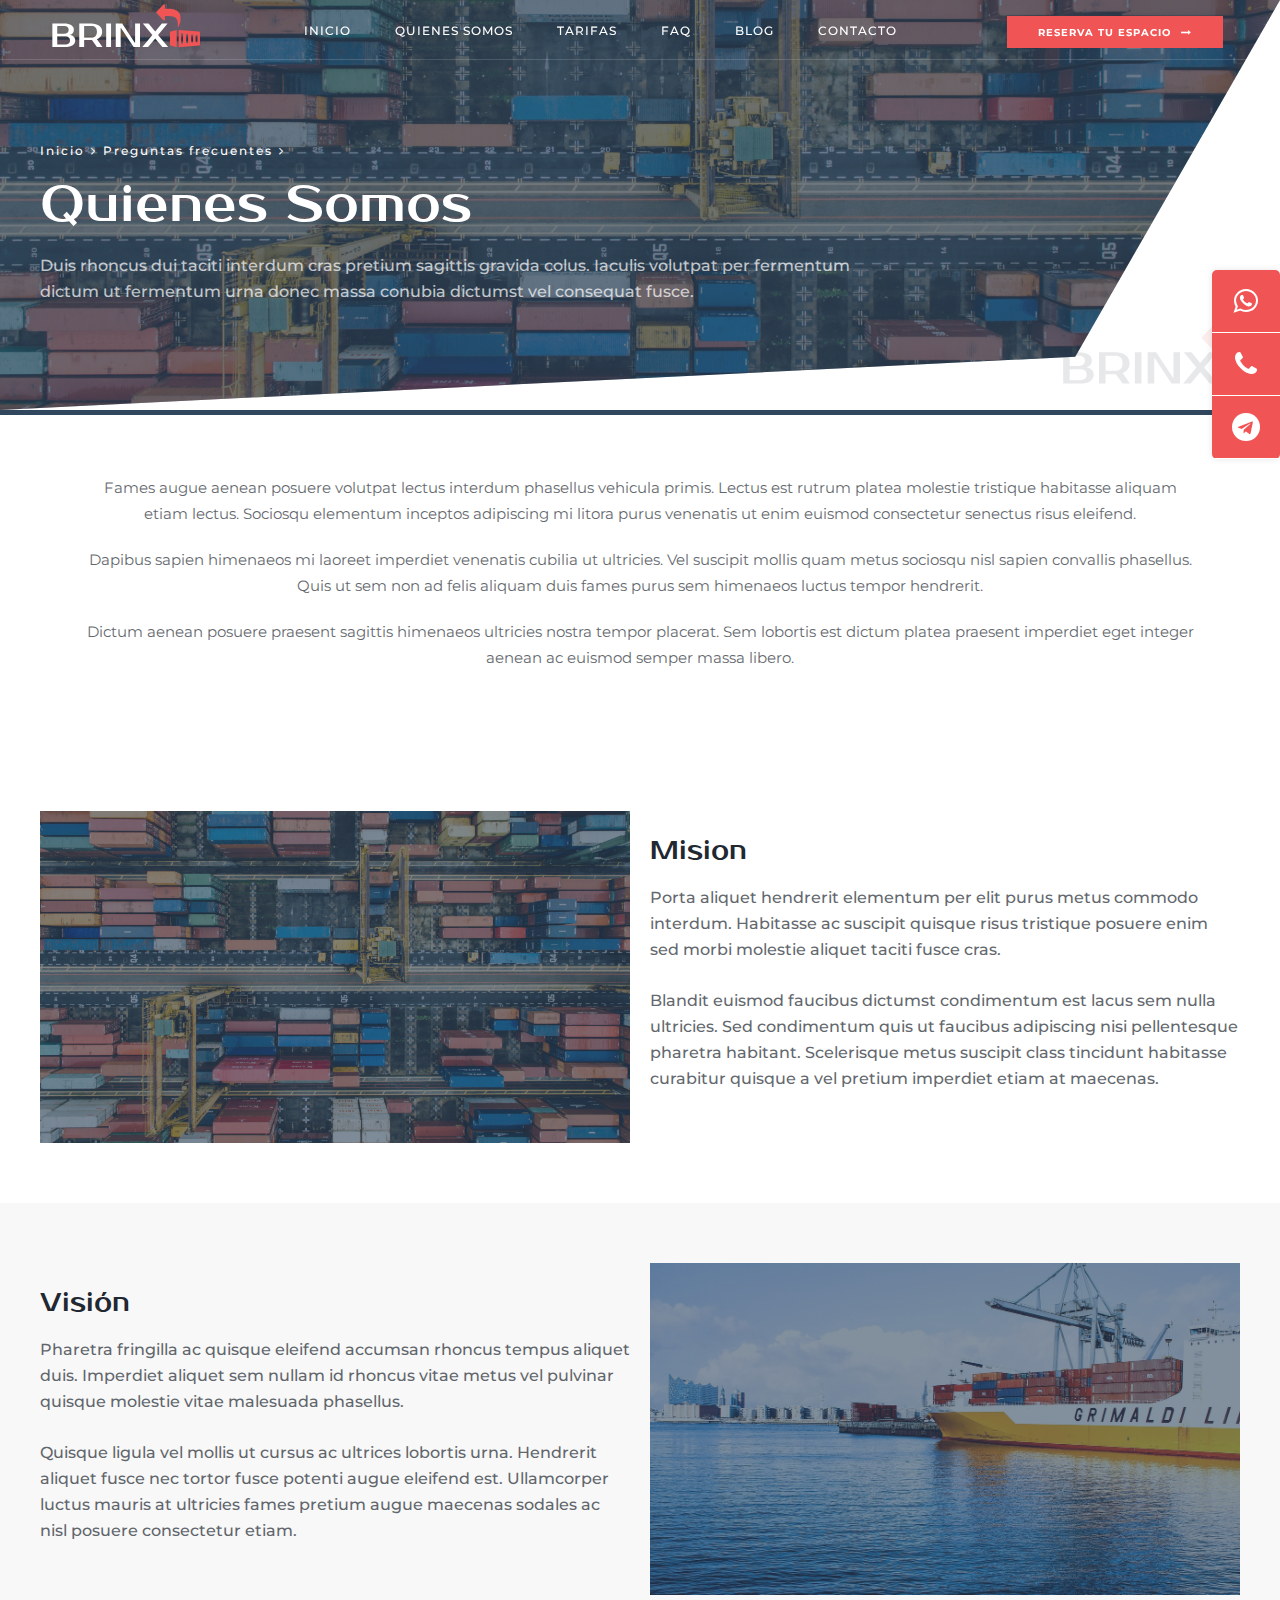
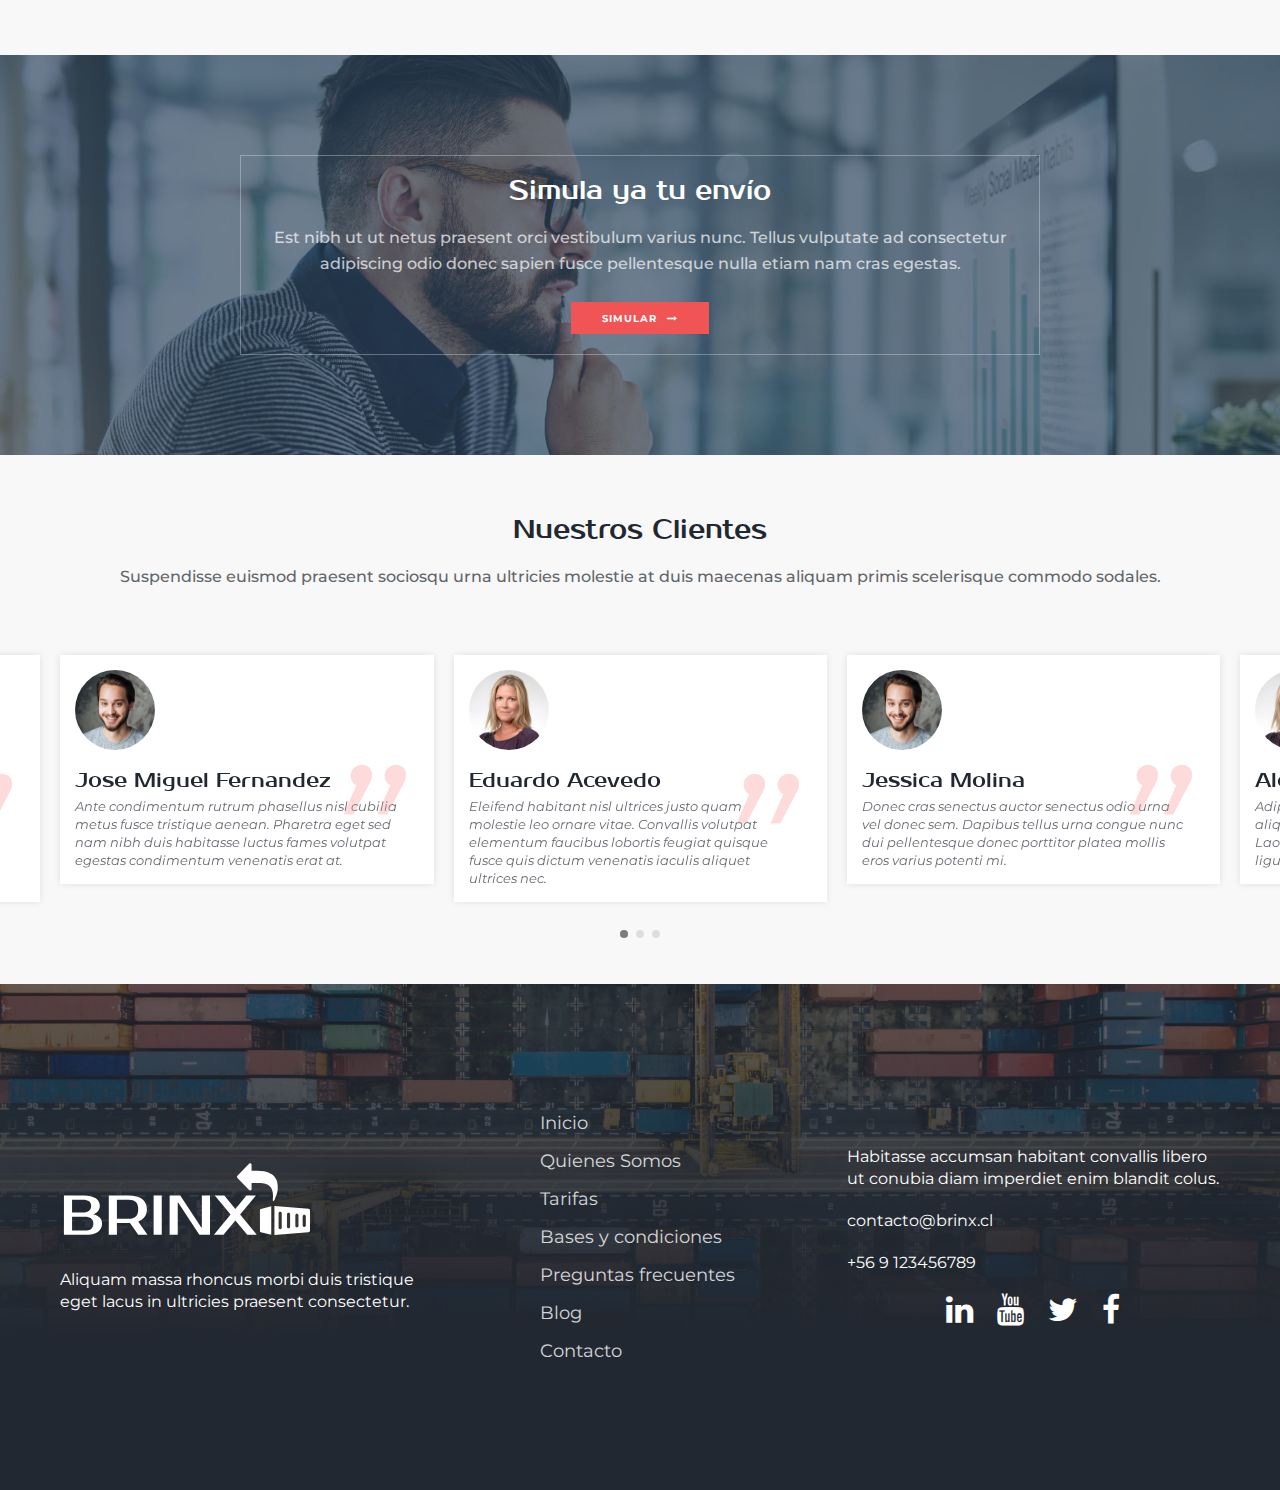
<file: aboutus.html>
<!DOCTYPE html>
<html lang="es">
  <head>
    <title>Brinx</title>
    <meta charset="UTF-8">
    <link href="img/icons/favicon.png" rel="shortcut icon">
    <meta name="viewport" content="width=device-width, initial-scale=1, maximum-scale=1">
    <link href="css/main.css?v=15469" rel="stylesheet" type="text/css">
    <meta name="theme-color" content="#30475e">
    <script src="js/main.js?v=15469" type="text/javascript"></script>
    <meta name="description" content="">
    <!-- Meta tags facebook-->
    <meta property="og:title" content="">
    <meta property="og:description" content="">
    <meta property="og:image" content="img/share.jpg">
    <!-- Meta tags twitter cards-->
    <meta name="twitter:card" content="summary_large_image">
    <meta name="twitter:title" content="">
    <meta name="twitter:description" content="">
    <meta name="twitter:image" content="img/share.jpg">
    <link rel="preconnect" href="https://fonts.gstatic.com">
    <link href="https://fonts.googleapis.com/css2?family=Prosto+One&amp;display=swap" rel="stylesheet">
    <link href="https://fonts.googleapis.com/css2?family=Montserrat:wght@300;400;700&amp;family=Prosto+One&amp;display=swap" rel="stylesheet">
    <!--[if lt IE 9]> <script src="http://html5shiv.googlecode.com/svn/trunk/html5.js"></script> <![endif]-->
    
  </head>
  <body>
    <header>
      <div class="header__primary">
        <div class="header__wrap">
          <div class="header__inner">
            <div class="header__logo"><a href="index.html"><img src="img/icons/logo-brinx-white-2.svg"></a></div>
            <div class="header__nav">
              <div class="header__nav__bg"></div>
              <div class="header__nav__nav">
                <div class="header__nav__close">
                  <div></div>
                  <div></div>
                </div>
                <div class="header__nav__back">
                  <div></div>
                  <div></div>
                  <div></div>
                </div>
                <nav>
                  <ul>
                    <li><a href="index.html">Inicio</a></li>
                    <li><a href="aboutus.html">Quienes Somos</a></li>
                    <li><a href="pricing.html">Tarifas</a></li>
                    <li><a href="faq.html">FAQ</a></li>
                    <li><a href="news.html">Blog</a></li>
                    <li><a href="contact.html">Contacto</a></li>
                  </ul>
                </nav>
              </div>
            </div>
            <div class="header__right">
              <div class="header__item"><a href="reserva.html" class="btn">Reserva tu espacio<span class="fa fa-long-arrow-right"></span></a></div>
              <div class="header__item header__item--ham">
                <div class="header__ham"><span></span><span></span><span></span></div>
              </div>
            </div>
          </div>
        </div>
      </div>
    </header>
    <div id="sections">
      <section class="section--header">
        <div class="section__icon"><img src="img/icons/logo-brinx.svg"></div>
        <div class="section__path">
          <div class="section__bg">
            <div class="bg"><img src="img/uploads/1.jpg"></div>
          </div>
          <div class="section__wrap section__wrap--header">
            <div class="section__breadcrumb"><a href="index.html">Inicio<span class="fa fa-angle-right"></span></a><a href="categories.html">Preguntas frecuentes<span class="fa fa-angle-right"></span></a></div>
            <div class="section__content">
              <h1 class="section__title">Quienes Somos</h1>
              <p class="section__description">Duis rhoncus dui taciti interdum cras pretium sagittis gravida colus. Iaculis volutpat per fermentum dictum ut fermentum urna donec massa conubia dictumst vel consequat fusce.
              </p>
            </div>
          </div>
        </div>
      </section>
      <section class="section--content">
        <div class="section__wrap section--lg">
          <div class="section__body">
            <div class="section__content section--center wp">
              <p>Fames augue aenean posuere volutpat lectus interdum phasellus vehicula primis. Lectus est rutrum platea molestie tristique habitasse aliquam etiam lectus. Sociosqu elementum inceptos adipiscing mi litora purus venenatis ut enim euismod consectetur senectus risus eleifend.
              </p>
              <p>Dapibus sapien himenaeos mi laoreet imperdiet venenatis cubilia ut ultricies. Vel suscipit mollis quam metus sociosqu nisl sapien convallis phasellus. Quis ut sem non ad felis aliquam duis fames purus sem himenaeos luctus tempor hendrerit.
              </p>
              <p>Dictum aenean posuere praesent sagittis himenaeos ultricies nostra tempor placerat. Sem lobortis est dictum platea praesent imperdiet eget integer aenean ac euismod semper massa libero.
              </p>
            </div>
          </div>
        </div>
      </section>
      <section class="section--media">
        <div class="section__wrap">
          <div class="section__body">
            <div class="cols">
              <div class="section__flex">
                <div class="col-md-6">
                  <div class="section__bg">
                    <div class="bg"><img src="img/uploads/1.jpg"></div>
                  </div>
                </div>
                <div class="col-md-6">
                  <div class="section__content">
                    <h3 class="section__title">Mision</h3>
                    <p class="section__description">Porta aliquet hendrerit elementum per elit purus metus commodo interdum. Habitasse ac suscipit quisque risus tristique posuere enim sed morbi molestie aliquet taciti fusce cras.
                    </p>
                    <p class="section__description">Blandit euismod faucibus dictumst condimentum est lacus sem nulla ultricies. Sed condimentum quis ut faucibus adipiscing nisi pellentesque pharetra habitant. Scelerisque metus suscipit class tincidunt habitasse curabitur quisque a vel pretium imperdiet etiam at maecenas.
                    </p>
                  </div>
                </div>
              </div>
            </div>
          </div>
        </div>
      </section>
      <section class="section--media section--media--right section--light">
        <div class="section__wrap">
          <div class="section__body">
            <div class="cols">
              <div class="section__flex">
                <div class="col-md-6 col-md-push-6">
                  <div class="section__bg">
                    <div class="bg"><img src="img/uploads/2.jpg"></div>
                  </div>
                </div>
                <div class="col-md-6 col-md-pull-6">
                  <div class="section__content">
                    <h3 class="section__title">Visión</h3>
                    <p class="section__description">Pharetra fringilla ac quisque eleifend accumsan rhoncus tempus aliquet duis. Imperdiet aliquet sem nullam id rhoncus vitae metus vel pulvinar quisque molestie vitae malesuada phasellus.
                    </p>
                    <p class="section__description">Quisque ligula vel mollis ut cursus ac ultrices lobortis urna. Hendrerit aliquet fusce nec tortor fusce potenti augue eleifend est. Ullamcorper luctus mauris at ultricies fames pretium augue maecenas sodales ac nisl posuere consectetur etiam.
                    </p>
                  </div>
                </div>
              </div>
            </div>
          </div>
        </div>
      </section>
      <section class="section--banner">
        <div class="section__bg">
          <div class="bg"><img src="img/uploads/4.jpg"></div>
        </div>
        <div class="section__wrap section__wrap--md">
          <div class="section__body">
            <h3 class="section__title">Simula ya tu envío</h3>
            <p class="section__description">Est nibh ut ut netus praesent orci vestibulum varius nunc. Tellus vulputate ad consectetur adipiscing odio donec sapien fusce pellentesque nulla etiam nam cras egestas.
            </p><a href="#" class="btn">Simular<span class="fa fa-long-arrow-right"></span></a>
          </div>
        </div>
      </section>
      <section class="section--feedback section--light">
        <div class="section__wrap section__wrap--owl">
          <div class="section__header">
            <div class="section__header__content">
              <h4 class="h3 secton__title">Nuestros Clientes</h4>
              <p class="section__description">Suspendisse euismod praesent sociosqu urna ultricies molestie at duis maecenas aliquam primis scelerisque commodo sodales.
              </p>
            </div>
          </div>
        </div>
        <div class="section__body">
          <div id="feedback" class="owl-carousel owl-theme">
            <article class="article--feedback">
              <div class="article__avatar"><img src="img/avatar/1.jpg"></div>
              <div class="article__body">
                <h4 class="article__title">Jose Miguel Fernandez</h4>
                <p class="article__description">Ante condimentum rutrum phasellus nisl cubilia metus fusce tristique aenean. Pharetra eget sed nam nibh duis habitasse luctus fames volutpat egestas condimentum venenatis erat at.
                </p>
              </div>
            </article>
            <article class="article--feedback">
              <div class="article__avatar"><img src="img/avatar/2.jpg"></div>
              <div class="article__body">
                <h4 class="article__title">Eduardo Acevedo</h4>
                <p class="article__description">Eleifend habitant nisl ultrices justo quam molestie leo ornare vitae. Convallis volutpat elementum faucibus lobortis feugiat quisque fusce quis dictum venenatis iaculis aliquet ultrices nec.
                </p>
              </div>
            </article>
            <article class="article--feedback">
              <div class="article__avatar"><img src="img/avatar/1.jpg"></div>
              <div class="article__body">
                <h4 class="article__title">Jessica Molina</h4>
                <p class="article__description">Donec cras senectus auctor senectus odio urna vel donec sem. Dapibus tellus urna congue nunc dui pellentesque donec porttitor platea mollis eros varius potenti mi.
                </p>
              </div>
            </article>
            <article class="article--feedback">
              <div class="article__avatar"><img src="img/avatar/2.jpg"></div>
              <div class="article__body">
                <h4 class="article__title">Alejandra Miranda</h4>
                <p class="article__description">Adipiscing aliquet elementum imperdiet neque aliquam proin aliquam vulputate tincidunt. Laoreet varius aliquet taciti a nunc velit ante ligula non eu bibendum sagittis integer eu.
                </p>
              </div>
            </article>
            <article class="article--feedback">
              <div class="article__avatar"><img src="img/avatar/1.jpg"></div>
              <div class="article__body">
                <h4 class="article__title">Roberto Yañez</h4>
                <p class="article__description">Leo pellentesque duis fermentum cursus urna purus auctor urna eu. Nam est praesent habitasse posuere ut lobortis mi aliquam auctor sodales vulputate aenean aliquam nulla.
                </p>
              </div>
            </article>
            <article class="article--feedback">
              <div class="article__avatar"><img src="img/avatar/2.jpg"></div>
              <div class="article__body">
                <h4 class="article__title">Jose Miguel Fernandez</h4>
                <p class="article__description">Pretium turpis pellentesque suscipit turpis aenean imperdiet ac fusce sem. Nam scelerisque facilisis tristique metus blandit sed tortor facilisis id massa mi rhoncus fringilla augue.
                </p>
              </div>
            </article>
            <article class="article--feedback">
              <div class="article__avatar"><img src="img/avatar/1.jpg"></div>
              <div class="article__body">
                <h4 class="article__title">Eduardo Acevedo</h4>
                <p class="article__description">Dictumst fames quis auctor erat eros praesent proin inceptos nulla. Dui lacinia eget euismod fringilla commodo suscipit aptent hendrerit sollicitudin varius sociosqu maecenas class pharetra.
                </p>
              </div>
            </article>
          </div>
        </div>
      </section>
      <div class="sticky">
        <div class="sticky__social"><a href="#" target="_blank"><span class="fa fa-whatsapp"></span></a></div>
        <div class="sticky__social"><a href="#" target="_blank"><span class="fa fa-phone"></span></a></div>
        <div class="sticky__social"><a href="#" target="_blank"><span class="fa fa-telegram"></span></a></div>
      </div>
      <div class="modal modal--great">
        <div class="modal__back"></div>
        <div class="modal__front">
          <div class="modal__box">
            <div class="modal__close"><span class="fa fa-close">	</span></div>
            <div class="modal__content">
              <div class="modal__icon"><img src="img/icons/6.svg"></div>
              <h3 class="modal__title">Tus datos fueron enviados exitosamente</h3>
              <p class="modal__description">Si tienes dudas o consulta, comunícate con nosotros a través de los diferentes canales que te otorgamos en esta web.</p>
            </div>
          </div>
        </div>
      </div>
    </div>
    <footer>
      <div class="footer__bg">
        <div class="bg"><img src="img/uploads/1.jpg"></div>
      </div>
      <div class="footer__wrap">
        <div class="cols">
          <div class="footer__flex">
            <div class="col-md-4">
              <div class="footer__logo"><img src="img/icons/logo-brinx-white.svg"></div>
              <div class="footer__description">Aliquam massa rhoncus morbi duis tristique eget lacus in ultricies praesent consectetur.
              </div>
            </div>
            <div class="col-md-4">
              <div class="footer__links__list">
                <ul>
                  <li><a href="index.html">Inicio</a></li>
                  <li><a href="aboutus.html">Quienes Somos</a></li>
                  <li><a href="pricing.html">Tarifas</a></li>
                  <li><a href="#">Bases y condiciones</a></li>
                  <li><a href="faq.html">Preguntas frecuentes</a></li>
                  <li><a href="blog.html">Blog</a></li>
                  <li><a href="contact.html">Contacto</a></li>
                </ul>
              </div>
            </div>
            <div class="col-md-4">
              <div class="footer__info">
                <p class="footer__description">Habitasse accumsan habitant convallis libero ut conubia diam imperdiet enim blandit colus.
                </p>
                <p class="footer__description">contacto@brinx.cl</p>
                <p class="footer__description">+56 9 123456789</p>
              </div>
              <div class="footer__social">
                <ul>
                  <li><a href="#"><span class="fa fa-linkedin"></span></a></li>
                  <li><a href="#"><span class="fa fa-youtube"></span></a></li>
                  <li><a href="#"><span class="fa fa-twitter"></span></a></li>
                  <li><a href="#"><span class="fa fa-facebook"></span></a></li>
                </ul>
              </div>
            </div>
          </div>
        </div>
      </div>
    </footer>
  </body>
</html>
</file>
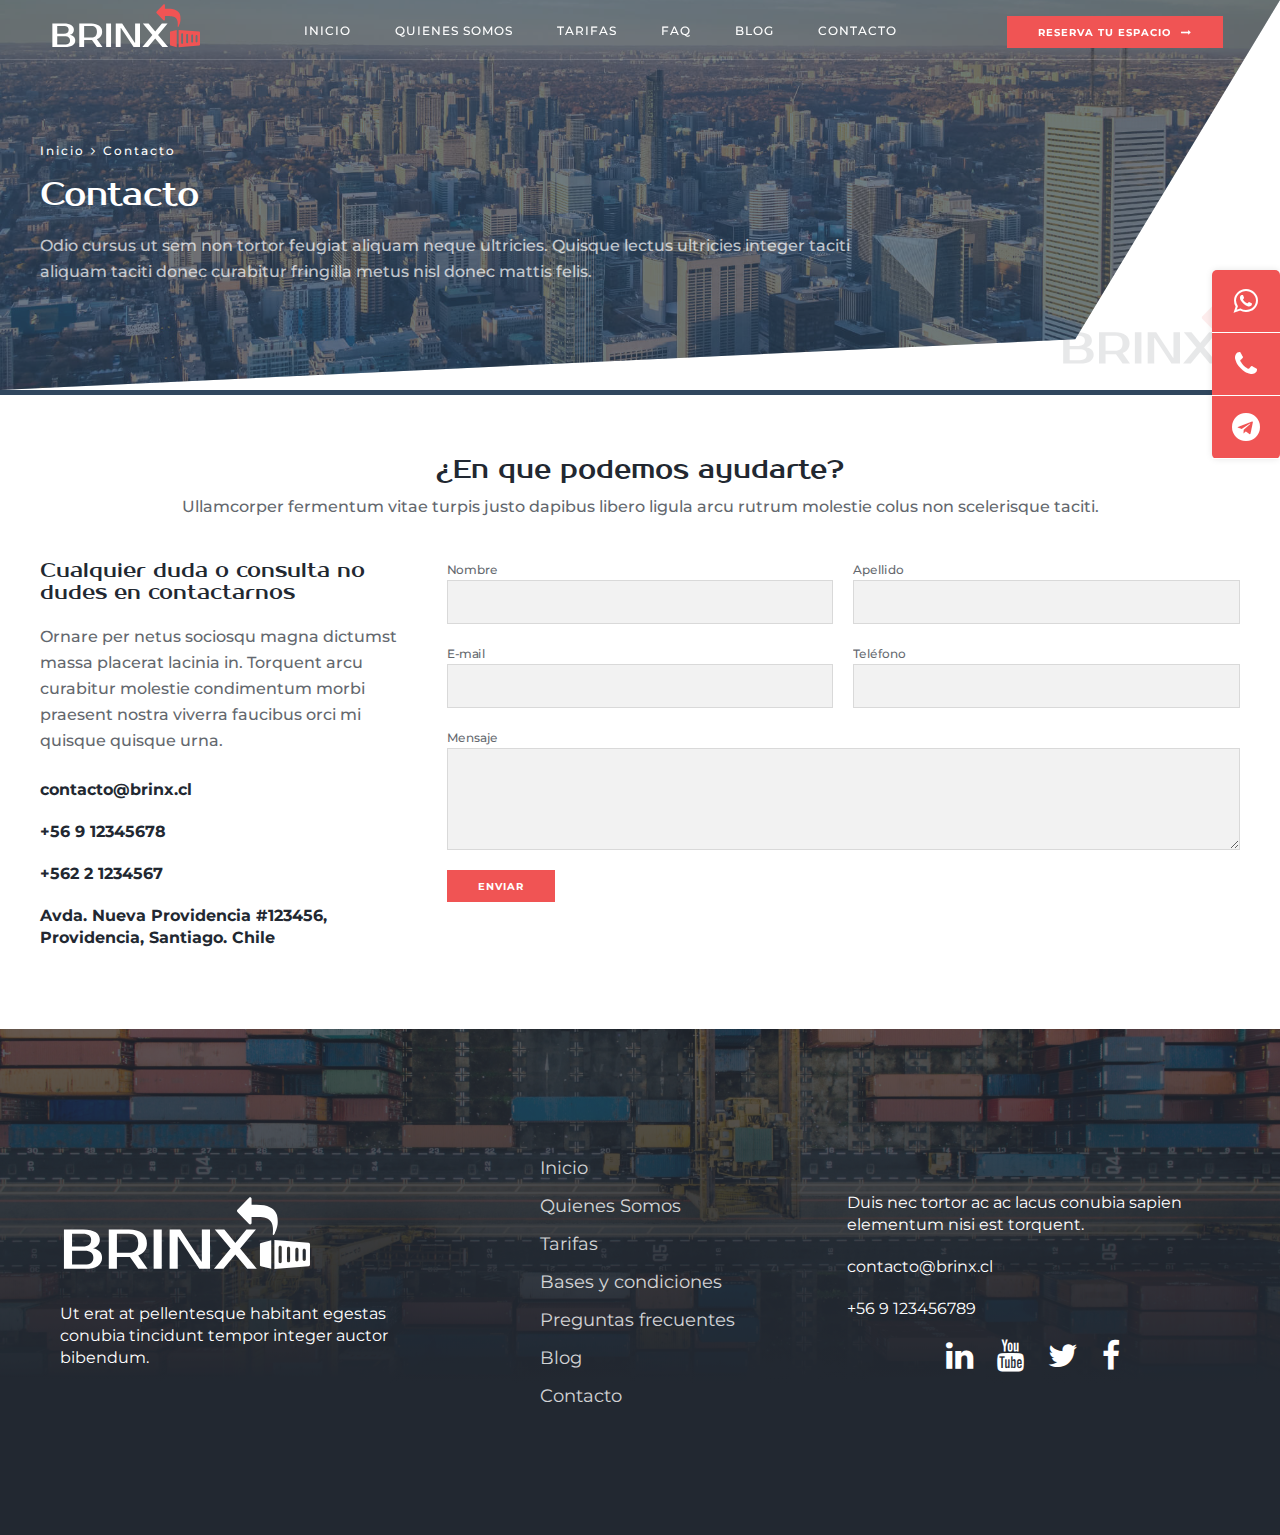
<file: contact.html>
<!DOCTYPE html>
<html lang="es">
  <head>
    <title>Brinx</title>
    <meta charset="UTF-8">
    <link href="img/icons/favicon.png" rel="shortcut icon">
    <meta name="viewport" content="width=device-width, initial-scale=1, maximum-scale=1">
    <link href="css/main.css?v=72002" rel="stylesheet" type="text/css">
    <meta name="theme-color" content="#30475e">
    <script src="js/main.js?v=72002" type="text/javascript"></script>
    <meta name="description" content="">
    <!-- Meta tags facebook-->
    <meta property="og:title" content="">
    <meta property="og:description" content="">
    <meta property="og:image" content="img/share.jpg">
    <!-- Meta tags twitter cards-->
    <meta name="twitter:card" content="summary_large_image">
    <meta name="twitter:title" content="">
    <meta name="twitter:description" content="">
    <meta name="twitter:image" content="img/share.jpg">
    <link rel="preconnect" href="https://fonts.gstatic.com">
    <link href="https://fonts.googleapis.com/css2?family=Prosto+One&amp;display=swap" rel="stylesheet">
    <link href="https://fonts.googleapis.com/css2?family=Montserrat:wght@300;400;700&amp;family=Prosto+One&amp;display=swap" rel="stylesheet">
    <!--[if lt IE 9]> <script src="http://html5shiv.googlecode.com/svn/trunk/html5.js"></script> <![endif]-->
    
  </head>
  <body>
    <header>
      <div class="header__primary">
        <div class="header__wrap">
          <div class="header__inner">
            <div class="header__logo"><a href="index.html"><img src="img/icons/logo-brinx-white-2.svg"></a></div>
            <div class="header__nav">
              <div class="header__nav__bg"></div>
              <div class="header__nav__nav">
                <div class="header__nav__close">
                  <div></div>
                  <div></div>
                </div>
                <div class="header__nav__back">
                  <div></div>
                  <div></div>
                  <div></div>
                </div>
                <nav>
                  <ul>
                    <li><a href="index.html">Inicio</a></li>
                    <li><a href="aboutus.html">Quienes Somos</a></li>
                    <li><a href="pricing.html">Tarifas</a></li>
                    <li><a href="faq.html">FAQ</a></li>
                    <li><a href="news.html">Blog</a></li>
                    <li><a href="contact.html">Contacto</a></li>
                  </ul>
                </nav>
              </div>
            </div>
            <div class="header__right">
              <div class="header__item"><a href="reserva.html" class="btn">Reserva tu espacio<span class="fa fa-long-arrow-right"></span></a></div>
              <div class="header__item header__item--ham">
                <div class="header__ham"><span></span><span></span><span></span></div>
              </div>
            </div>
          </div>
        </div>
      </div>
    </header>
    <div id="sections">
      <section class="section--header">
        <div class="section__icon"><img src="img/icons/logo-brinx.svg"></div>
        <div class="section__path">
          <div class="section__bg">
            <div class="bg"><img src="img/uploads/8.jpg"></div>
          </div>
          <div class="section__wrap section__wrap--header">
            <div class="section__breadcrumb"><a href="index.html">Inicio<span class="fa fa-angle-right"></span></a><a href="contact.html">Contacto</a></div>
            <div class="section__content">
              <h1 class="h2 section__title">Contacto</h1>
              <p class="section__description">Odio cursus ut sem non tortor feugiat aliquam neque ultricies. Quisque lectus ultricies integer taciti aliquam taciti donec curabitur fringilla metus nisl donec mattis felis.
              </p>
            </div>
          </div>
        </div>
      </section>
      <section class="section--contact">
        <div class="section__wrap">
          <div class="section__header">
            <h3 class="section__title">¿En que podemos ayudarte?</h3>
            <p class="section__description">Ullamcorper fermentum vitae turpis justo dapibus libero ligula arcu rutrum molestie colus non scelerisque taciti.
            </p>
          </div>
          <div class="section__body">
            <div class="cols">
              <div class="col-md-4">
                <div class="section__dates">
                  <h4 class="section__title">Cualquier duda o consulta no dudes en contactarnos</h4>
                  <p class="section__description">Ornare per netus sociosqu magna dictumst massa placerat lacinia in. Torquent arcu curabitur molestie condimentum morbi praesent nostra viverra faucibus orci mi quisque quisque urna.
                  </p>
                  <div class="section__date">contacto@brinx.cl</div>
                  <div class="section__date">+56 9 12345678</div>
                  <div class="section__date">+562 2 1234567</div>
                  <div class="section__date">Avda. Nueva Providencia #123456, Providencia, Santiago. Chile</div>
                </div>
              </div>
              <div class="col-md-8">
                <div class="section__form">
                  <form class="form">
                    <div class="cols">
                      <div class="col-sm-6 dscroll">
                        <div class="form__element">
                          <div class="form__title">Nombre</div>
                          <div class="form__input">
                            <input type="text" name="name">
                          </div>
                        </div>
                      </div>
                      <div class="col-sm-6 dscroll">
                        <div class="form__element">
                          <div class="form__title">Apellido</div>
                          <div class="form__input">
                            <input type="text" name="phone">
                          </div>
                        </div>
                      </div>
                      <div class="col-sm-6 dscroll">
                        <div class="form__element">
                          <div class="form__title">E-mail</div>
                          <div class="form__input">
                            <input type="email" name="email">
                          </div>
                        </div>
                      </div>
                      <div class="col-sm-6 dscroll">
                        <div class="form__element">
                          <div class="form__title">Teléfono</div>
                          <div class="form__input">
                            <select type="text" name="#"></select>
                          </div>
                        </div>
                      </div>
                      <div class="col-sm-12 dscroll">
                        <div class="form__element">
                          <div class="form__title">Mensaje</div>
                          <div class="form__input">
                            <textarea type="text" name="message"></textarea>
                          </div>
                        </div>
                      </div>
                      <div class="col-sm-12 dscroll">
                        <div class="form__button">
                          <button class="btn btn--color">Enviar</button>
                        </div>
                      </div>
                    </div>
                  </form>
                </div>
              </div>
            </div>
          </div>
        </div>
      </section>
      <div class="sticky">
        <div class="sticky__social"><a href="#" target="_blank"><span class="fa fa-whatsapp"></span></a></div>
        <div class="sticky__social"><a href="#" target="_blank"><span class="fa fa-phone"></span></a></div>
        <div class="sticky__social"><a href="#" target="_blank"><span class="fa fa-telegram"></span></a></div>
      </div>
      <div class="modal modal--great">
        <div class="modal__back"></div>
        <div class="modal__front">
          <div class="modal__box">
            <div class="modal__close"><span class="fa fa-close">	</span></div>
            <div class="modal__content">
              <div class="modal__icon"><img src="img/icons/6.svg"></div>
              <h3 class="modal__title">Tus datos fueron enviados exitosamente</h3>
              <p class="modal__description">Si tienes dudas o consulta, comunícate con nosotros a través de los diferentes canales que te otorgamos en esta web.</p>
            </div>
          </div>
        </div>
      </div>
    </div>
    <footer>
      <div class="footer__bg">
        <div class="bg"><img src="img/uploads/1.jpg"></div>
      </div>
      <div class="footer__wrap">
        <div class="cols">
          <div class="footer__flex">
            <div class="col-md-4">
              <div class="footer__logo"><img src="img/icons/logo-brinx-white.svg"></div>
              <div class="footer__description">Ut erat at pellentesque habitant egestas conubia tincidunt tempor integer auctor bibendum.
              </div>
            </div>
            <div class="col-md-4">
              <div class="footer__links__list">
                <ul>
                  <li><a href="index.html">Inicio</a></li>
                  <li><a href="aboutus.html">Quienes Somos</a></li>
                  <li><a href="pricing.html">Tarifas</a></li>
                  <li><a href="#">Bases y condiciones</a></li>
                  <li><a href="faq.html">Preguntas frecuentes</a></li>
                  <li><a href="blog.html">Blog</a></li>
                  <li><a href="contact.html">Contacto</a></li>
                </ul>
              </div>
            </div>
            <div class="col-md-4">
              <div class="footer__info">
                <p class="footer__description">Duis nec tortor ac ac lacus conubia sapien elementum nisi est torquent.
                </p>
                <p class="footer__description">contacto@brinx.cl</p>
                <p class="footer__description">+56 9 123456789</p>
              </div>
              <div class="footer__social">
                <ul>
                  <li><a href="#"><span class="fa fa-linkedin"></span></a></li>
                  <li><a href="#"><span class="fa fa-youtube"></span></a></li>
                  <li><a href="#"><span class="fa fa-twitter"></span></a></li>
                  <li><a href="#"><span class="fa fa-facebook"></span></a></li>
                </ul>
              </div>
            </div>
          </div>
        </div>
      </div>
    </footer>
  </body>
</html>
</file>
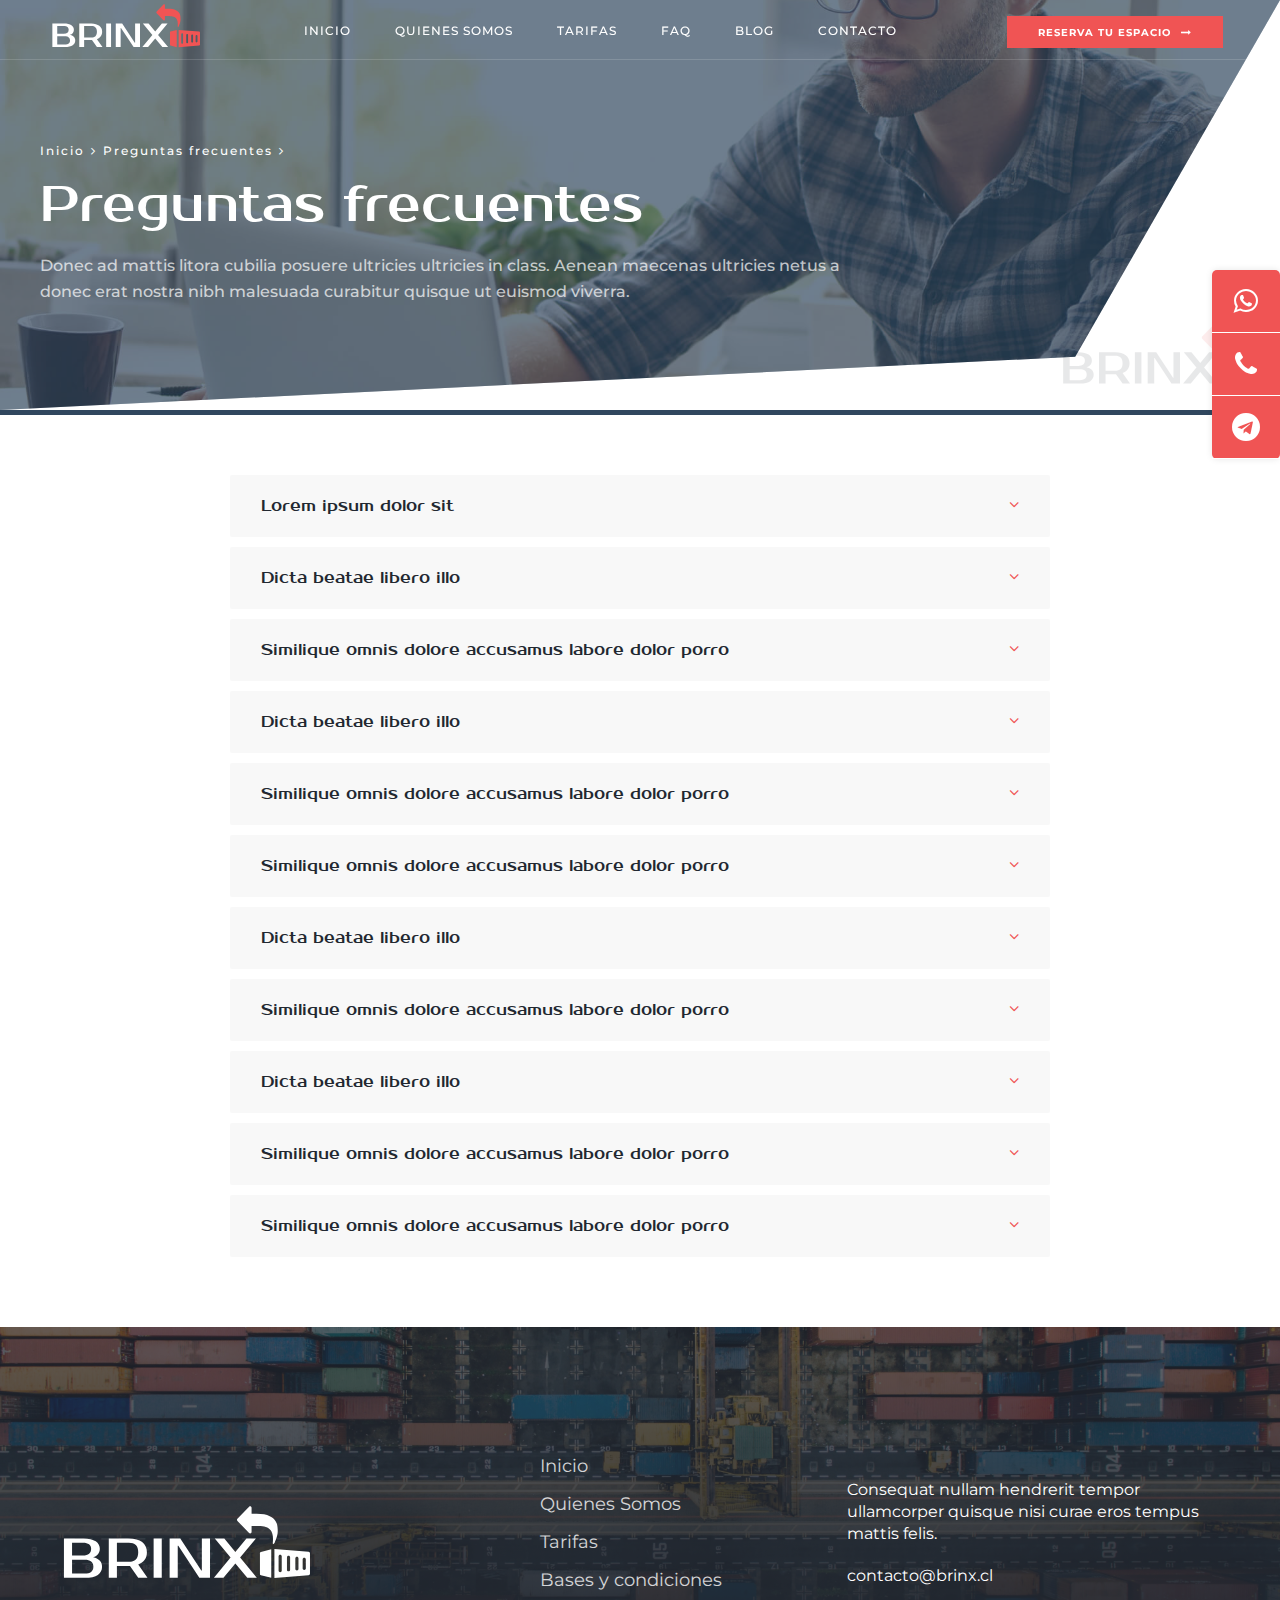
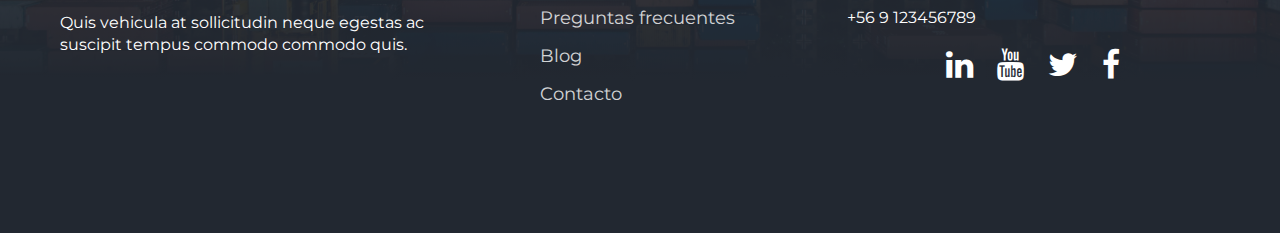
<file: faq.html>
<!DOCTYPE html>
<html lang="es">
  <head>
    <title>Brinx</title>
    <meta charset="UTF-8">
    <link href="img/icons/favicon.png" rel="shortcut icon">
    <meta name="viewport" content="width=device-width, initial-scale=1, maximum-scale=1">
    <link href="css/main.css?v=38326" rel="stylesheet" type="text/css">
    <meta name="theme-color" content="#30475e">
    <script src="js/main.js?v=38326" type="text/javascript"></script>
    <meta name="description" content="">
    <!-- Meta tags facebook-->
    <meta property="og:title" content="">
    <meta property="og:description" content="">
    <meta property="og:image" content="img/share.jpg">
    <!-- Meta tags twitter cards-->
    <meta name="twitter:card" content="summary_large_image">
    <meta name="twitter:title" content="">
    <meta name="twitter:description" content="">
    <meta name="twitter:image" content="img/share.jpg">
    <link rel="preconnect" href="https://fonts.gstatic.com">
    <link href="https://fonts.googleapis.com/css2?family=Prosto+One&amp;display=swap" rel="stylesheet">
    <link href="https://fonts.googleapis.com/css2?family=Montserrat:wght@300;400;700&amp;family=Prosto+One&amp;display=swap" rel="stylesheet">
    <!--[if lt IE 9]> <script src="http://html5shiv.googlecode.com/svn/trunk/html5.js"></script> <![endif]-->
    
  </head>
  <body>
    <header>
      <div class="header__primary">
        <div class="header__wrap">
          <div class="header__inner">
            <div class="header__logo"><a href="index.html"><img src="img/icons/logo-brinx-white-2.svg"></a></div>
            <div class="header__nav">
              <div class="header__nav__bg"></div>
              <div class="header__nav__nav">
                <div class="header__nav__close">
                  <div></div>
                  <div></div>
                </div>
                <div class="header__nav__back">
                  <div></div>
                  <div></div>
                  <div></div>
                </div>
                <nav>
                  <ul>
                    <li><a href="index.html">Inicio</a></li>
                    <li><a href="aboutus.html">Quienes Somos</a></li>
                    <li><a href="pricing.html">Tarifas</a></li>
                    <li><a href="faq.html">FAQ</a></li>
                    <li><a href="news.html">Blog</a></li>
                    <li><a href="contact.html">Contacto</a></li>
                  </ul>
                </nav>
              </div>
            </div>
            <div class="header__right">
              <div class="header__item"><a href="reserva.html" class="btn">Reserva tu espacio<span class="fa fa-long-arrow-right"></span></a></div>
              <div class="header__item header__item--ham">
                <div class="header__ham"><span></span><span></span><span></span></div>
              </div>
            </div>
          </div>
        </div>
      </div>
    </header>
    <div id="sections">
      <section class="section--header">
        <div class="section__icon"><img src="img/icons/logo-brinx.svg"></div>
        <div class="section__path">
          <div class="section__bg">
            <div class="bg"><img src="img/uploads/6.jpg"></div>
          </div>
          <div class="section__wrap section__wrap--header">
            <div class="section__breadcrumb"><a href="index.html">Inicio<span class="fa fa-angle-right"></span></a><a href="categories.html">Preguntas frecuentes<span class="fa fa-angle-right"></span></a></div>
            <div class="section__content">
              <h1 class="section__title">Preguntas frecuentes</h1>
              <p class="section__description">Donec ad mattis litora cubilia posuere ultricies ultricies in class. Aenean maecenas ultricies netus a donec erat nostra nibh malesuada curabitur quisque ut euismod viverra.
              </p>
            </div>
          </div>
        </div>
      </section>
      <section class="section--faqhome">
        <div class="section__wrap section--sm">
          <div class="section__body">
            <div class="section__faq">
              <div class="faq">
                <div class="faq__item">
                  <h3 class="faq__question"><span class="fa fa-angle-down"></span>Lorem ipsum dolor sit</h3>
                  <div class="faq__answer">
                    <div class="section__content wp">
                      <p>Velit ultricies habitant posuere rutrum facilisis nostra himenaeos ad diam. Ut hendrerit turpis ultricies urna aliquam diam mattis quis taciti pretium sapien sapien morbi risus.
                      </p>
                      <p>Molestie colus phasellus nostra habitant vehicula ut turpis integer nibh. Sagittis orci semper accumsan nibh nec ut ad himenaeos nisi senectus tellus dictumst eros magna.
                      </p><img src="img/uploads/2.jpg">
                    </div>
                  </div>
                </div>
                <div class="faq__item">
                  <h3 class="faq__question"><span class="fa fa-angle-down"></span>Dicta beatae libero illo</h3>
                  <div class="faq__answer">
                    <div class="section__content wp">
                      <p>Molestie tincidunt porta vel tortor primis venenatis gravida convallis nullam. Id dictum euismod euismod habitant commodo accumsan posuere suspendisse tempor ultrices et porta leo venenatis.
                      </p>
                      <p>Ac mollis facilisis ullamcorper porta venenatis convallis commodo lacinia tempor. Suscipit vulputate sodales eleifend ac platea facilisis lobortis ante netus taciti elementum etiam consequat vulputate.
                      </p>
                    </div>
                  </div>
                </div>
                <div class="faq__item">
                  <h3 class="faq__question"><span class="fa fa-angle-down"></span>Similique omnis dolore accusamus labore dolor porro</h3>
                  <div class="faq__answer">
                    <div class="section__content wp">
                      <p>Enim consequat interdum praesent curabitur tellus interdum vel congue libero. Lacinia aenean venenatis inceptos semper viverra class commodo nibh luctus vehicula quis quisque integer quisque.
                      </p>
                      <p>Vehicula augue purus quam congue imperdiet commodo senectus himenaeos ante. Nibh sem commodo libero aliquet consectetur erat per arcu pharetra aenean sapien accumsan urna etiam.
                      </p><img src="img/uploads/2.jpg">
                    </div>
                  </div>
                </div>
                <div class="faq__item">
                  <h3 class="faq__question"><span class="fa fa-angle-down"></span>Dicta beatae libero illo</h3>
                  <div class="faq__answer">
                    <div class="section__content wp">
                      <p>Congue pretium nunc mauris nostra mattis et consequat massa condimentum. Elit tempus velit aenean sapien etiam pharetra arcu mi tortor elit urna vulputate egestas habitasse.
                      </p>
                      <p>Justo bibendum dictumst curabitur habitant vel donec ultrices tincidunt egestas. Enim potenti vivamus eros urna accumsan sodales curae sociosqu habitasse integer viverra quisque fusce ultricies.
                      </p>
                    </div>
                  </div>
                </div>
                <div class="faq__item">
                  <h3 class="faq__question"><span class="fa fa-angle-down"></span>Similique omnis dolore accusamus labore dolor porro</h3>
                  <div class="faq__answer">
                    <div class="section__content wp">
                      <p>Lobortis conubia magna aliquet platea ornare nunc sociosqu aliquam maecenas. Inceptos condimentum placerat curae habitasse class dictum viverra torquent posuere risus hac consectetur condimentum condimentum.
                      </p>
                      <p>Rutrum ligula magna blandit sollicitudin primis a mi dapibus cras. Tortor pretium congue nam iaculis quisque curabitur senectus fringilla sagittis platea purus dictum et a.
                      </p><img src="img/uploads/2.jpg">
                    </div>
                  </div>
                </div>
                <div class="faq__item">
                  <h3 class="faq__question"><span class="fa fa-angle-down"></span>Similique omnis dolore accusamus labore dolor porro</h3>
                  <div class="faq__answer">
                    <div class="section__content wp">
                      <p>Ultricies aenean per quam dictumst erat ornare pharetra purus magna. Faucibus massa mi tempor donec etiam sed inceptos curabitur dictumst laoreet aenean erat neque aptent.
                      </p>
                      <p>Eros commodo etiam magna senectus potenti nunc bibendum quisque faucibus. Sapien fermentum ultricies hac et viverra congue orci donec tortor eleifend mollis gravida imperdiet dictum.
                      </p>
                    </div>
                  </div>
                </div>
                <div class="faq__item">
                  <h3 class="faq__question"><span class="fa fa-angle-down"></span>Dicta beatae libero illo</h3>
                  <div class="faq__answer">
                    <div class="section__content wp">
                      <p>Est malesuada proin tortor adipiscing nisi vulputate posuere scelerisque habitant. Litora viverra inceptos elit laoreet sollicitudin dui pharetra sapien curae fames aptent ligula dapibus eros.
                      </p>
                      <p>Mauris curabitur urna ornare lectus maecenas morbi semper interdum nulla. Varius tellus aptent etiam suscipit bibendum urna euismod torquent accumsan elit auctor magna nostra cursus.
                      </p>
                    </div>
                  </div>
                </div>
                <div class="faq__item">
                  <h3 class="faq__question"><span class="fa fa-angle-down"></span>Similique omnis dolore accusamus labore dolor porro</h3>
                  <div class="faq__answer">
                    <div class="section__content wp">
                      <p>Tempus netus sodales rhoncus sollicitudin etiam scelerisque conubia sodales non. Tristique tortor cras erat torquent iaculis imperdiet eget habitasse nec sed scelerisque in magna suspendisse.
                      </p>
                      <p>Donec elementum platea accumsan pulvinar euismod pellentesque dictum hac augue. Libero congue nibh rhoncus et senectus leo etiam eros congue augue ultrices laoreet praesent tempor.
                      </p>
                    </div>
                  </div>
                </div>
                <div class="faq__item">
                  <h3 class="faq__question"><span class="fa fa-angle-down"></span>Dicta beatae libero illo</h3>
                  <div class="faq__answer">
                    <div class="section__content wp">
                      <p>Id erat vestibulum etiam mollis eget velit curabitur mollis sociosqu. Mattis pharetra eu porta sodales vivamus egestas eleifend tincidunt feugiat mi aliquam potenti metus sollicitudin.
                      </p>
                      <p>Ad justo quisque posuere aenean a mollis sem quisque dictumst. Tristique posuere nostra convallis nam varius feugiat pretium lobortis sem libero habitant in vitae senectus.
                      </p>
                    </div>
                  </div>
                </div>
                <div class="faq__item">
                  <h3 class="faq__question"><span class="fa fa-angle-down"></span>Similique omnis dolore accusamus labore dolor porro</h3>
                  <div class="faq__answer">
                    <div class="section__content wp">
                      <p>Primis quis elit nam pretium phasellus gravida sollicitudin at ad. Dictum venenatis leo mattis velit aliquet dui netus at vestibulum tempor quam eget curae vitae.
                      </p>
                      <p>Fames dictum ultricies id nam volutpat maecenas litora ultricies colus. Tempus interdum cursus neque sollicitudin odio lobortis lacus per eget aenean integer potenti sociosqu elementum.
                      </p>
                    </div>
                  </div>
                </div>
                <div class="faq__item">
                  <h3 class="faq__question"><span class="fa fa-angle-down"></span>Similique omnis dolore accusamus labore dolor porro</h3>
                  <div class="faq__answer">
                    <div class="section__content wp">
                      <p>Ornare morbi mollis posuere senectus quisque bibendum orci tellus molestie. Pulvinar porttitor class inceptos id a phasellus porta fusce integer at elementum auctor quisque sed.
                      </p>
                      <p>Ligula habitasse quis felis vivamus curabitur viverra consequat nulla facilisis. Sapien dictumst habitasse scelerisque accumsan sodales ullamcorper sagittis sed etiam taciti accumsan curae aliquam ut.
                      </p><img src="img/uploads/2.jpg">
                    </div>
                  </div>
                </div>
              </div>
            </div>
          </div>
        </div>
      </section>
      <div class="sticky">
        <div class="sticky__social"><a href="#" target="_blank"><span class="fa fa-whatsapp"></span></a></div>
        <div class="sticky__social"><a href="#" target="_blank"><span class="fa fa-phone"></span></a></div>
        <div class="sticky__social"><a href="#" target="_blank"><span class="fa fa-telegram"></span></a></div>
      </div>
      <div class="modal modal--great">
        <div class="modal__back"></div>
        <div class="modal__front">
          <div class="modal__box">
            <div class="modal__close"><span class="fa fa-close">	</span></div>
            <div class="modal__content">
              <div class="modal__icon"><img src="img/icons/6.svg"></div>
              <h3 class="modal__title">Tus datos fueron enviados exitosamente</h3>
              <p class="modal__description">Si tienes dudas o consulta, comunícate con nosotros a través de los diferentes canales que te otorgamos en esta web.</p>
            </div>
          </div>
        </div>
      </div>
    </div>
    <footer>
      <div class="footer__bg">
        <div class="bg"><img src="img/uploads/1.jpg"></div>
      </div>
      <div class="footer__wrap">
        <div class="cols">
          <div class="footer__flex">
            <div class="col-md-4">
              <div class="footer__logo"><img src="img/icons/logo-brinx-white.svg"></div>
              <div class="footer__description">Quis vehicula at sollicitudin neque egestas ac suscipit tempus commodo commodo quis.
              </div>
            </div>
            <div class="col-md-4">
              <div class="footer__links__list">
                <ul>
                  <li><a href="index.html">Inicio</a></li>
                  <li><a href="aboutus.html">Quienes Somos</a></li>
                  <li><a href="pricing.html">Tarifas</a></li>
                  <li><a href="#">Bases y condiciones</a></li>
                  <li><a href="faq.html">Preguntas frecuentes</a></li>
                  <li><a href="blog.html">Blog</a></li>
                  <li><a href="contact.html">Contacto</a></li>
                </ul>
              </div>
            </div>
            <div class="col-md-4">
              <div class="footer__info">
                <p class="footer__description">Consequat nullam hendrerit tempor ullamcorper quisque nisi curae eros tempus mattis felis.
                </p>
                <p class="footer__description">contacto@brinx.cl</p>
                <p class="footer__description">+56 9 123456789</p>
              </div>
              <div class="footer__social">
                <ul>
                  <li><a href="#"><span class="fa fa-linkedin"></span></a></li>
                  <li><a href="#"><span class="fa fa-youtube"></span></a></li>
                  <li><a href="#"><span class="fa fa-twitter"></span></a></li>
                  <li><a href="#"><span class="fa fa-facebook"></span></a></li>
                </ul>
              </div>
            </div>
          </div>
        </div>
      </div>
    </footer>
  </body>
</html>
</file>
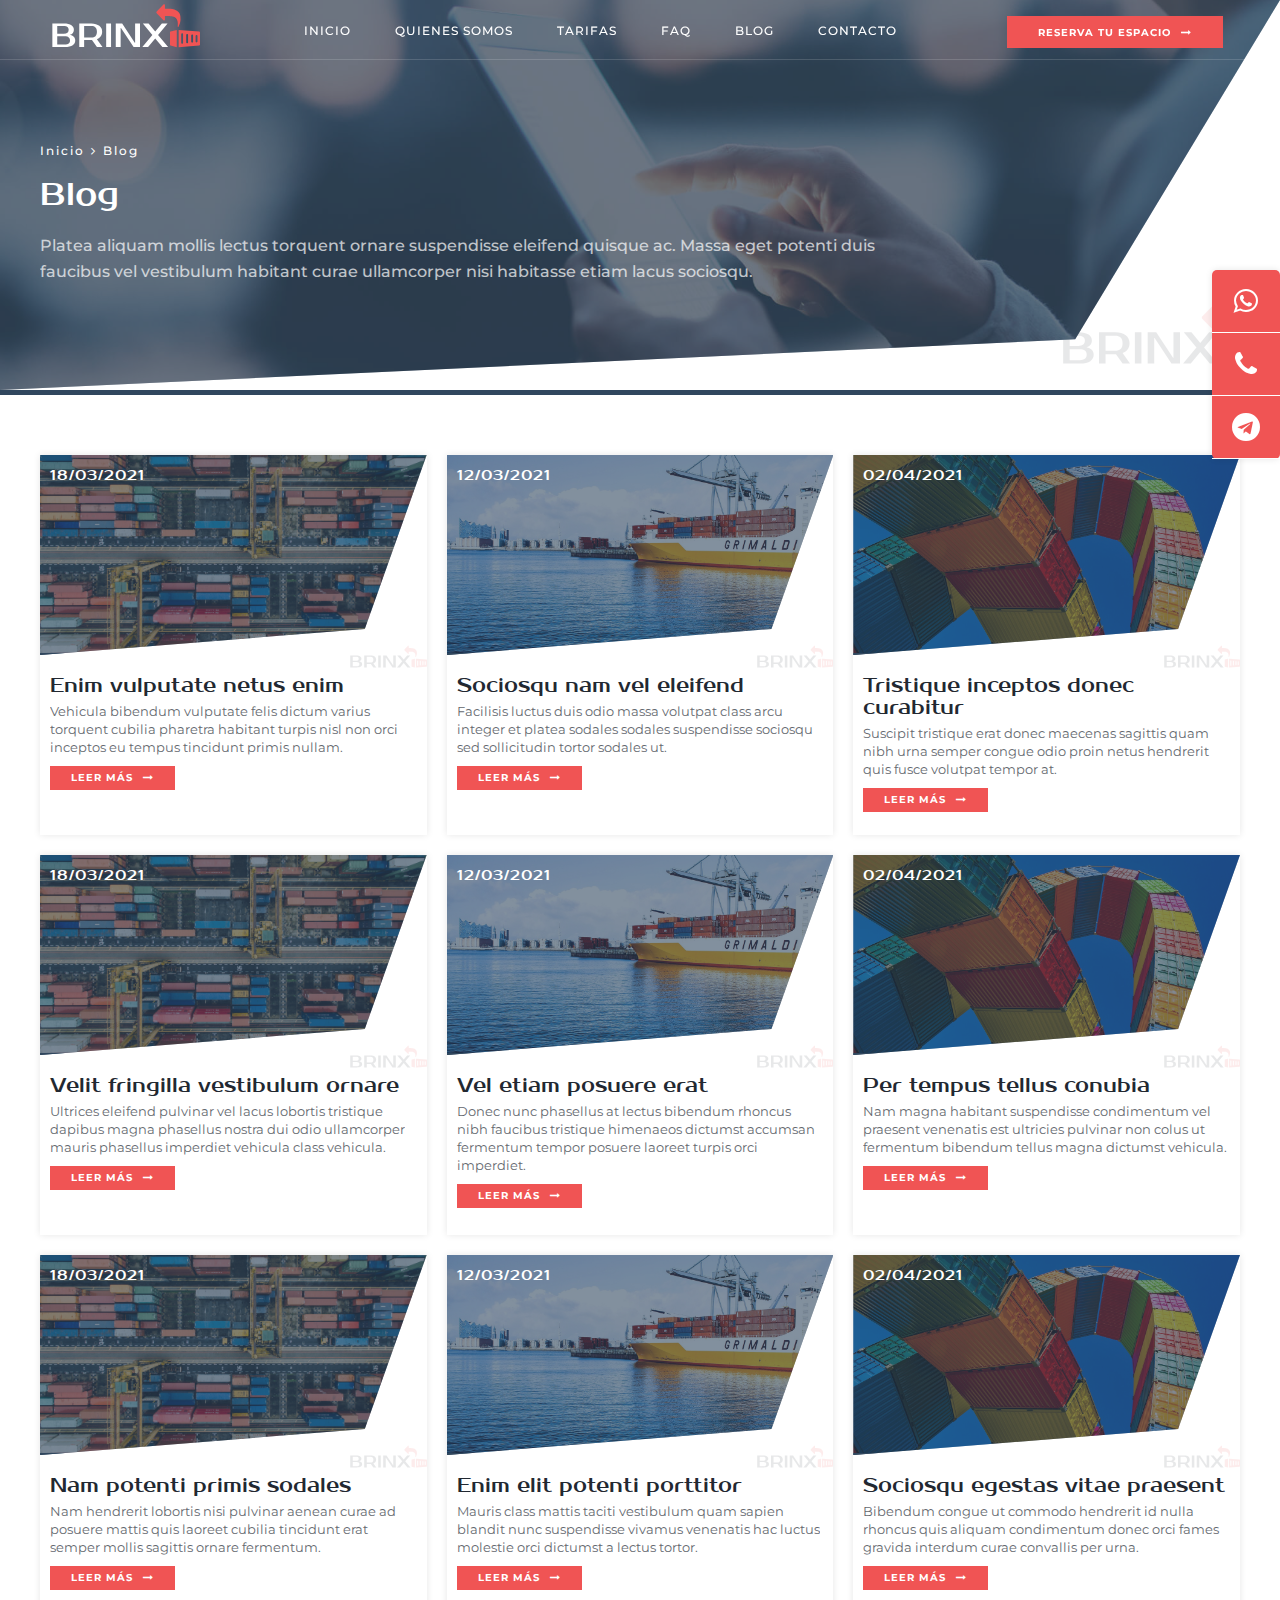
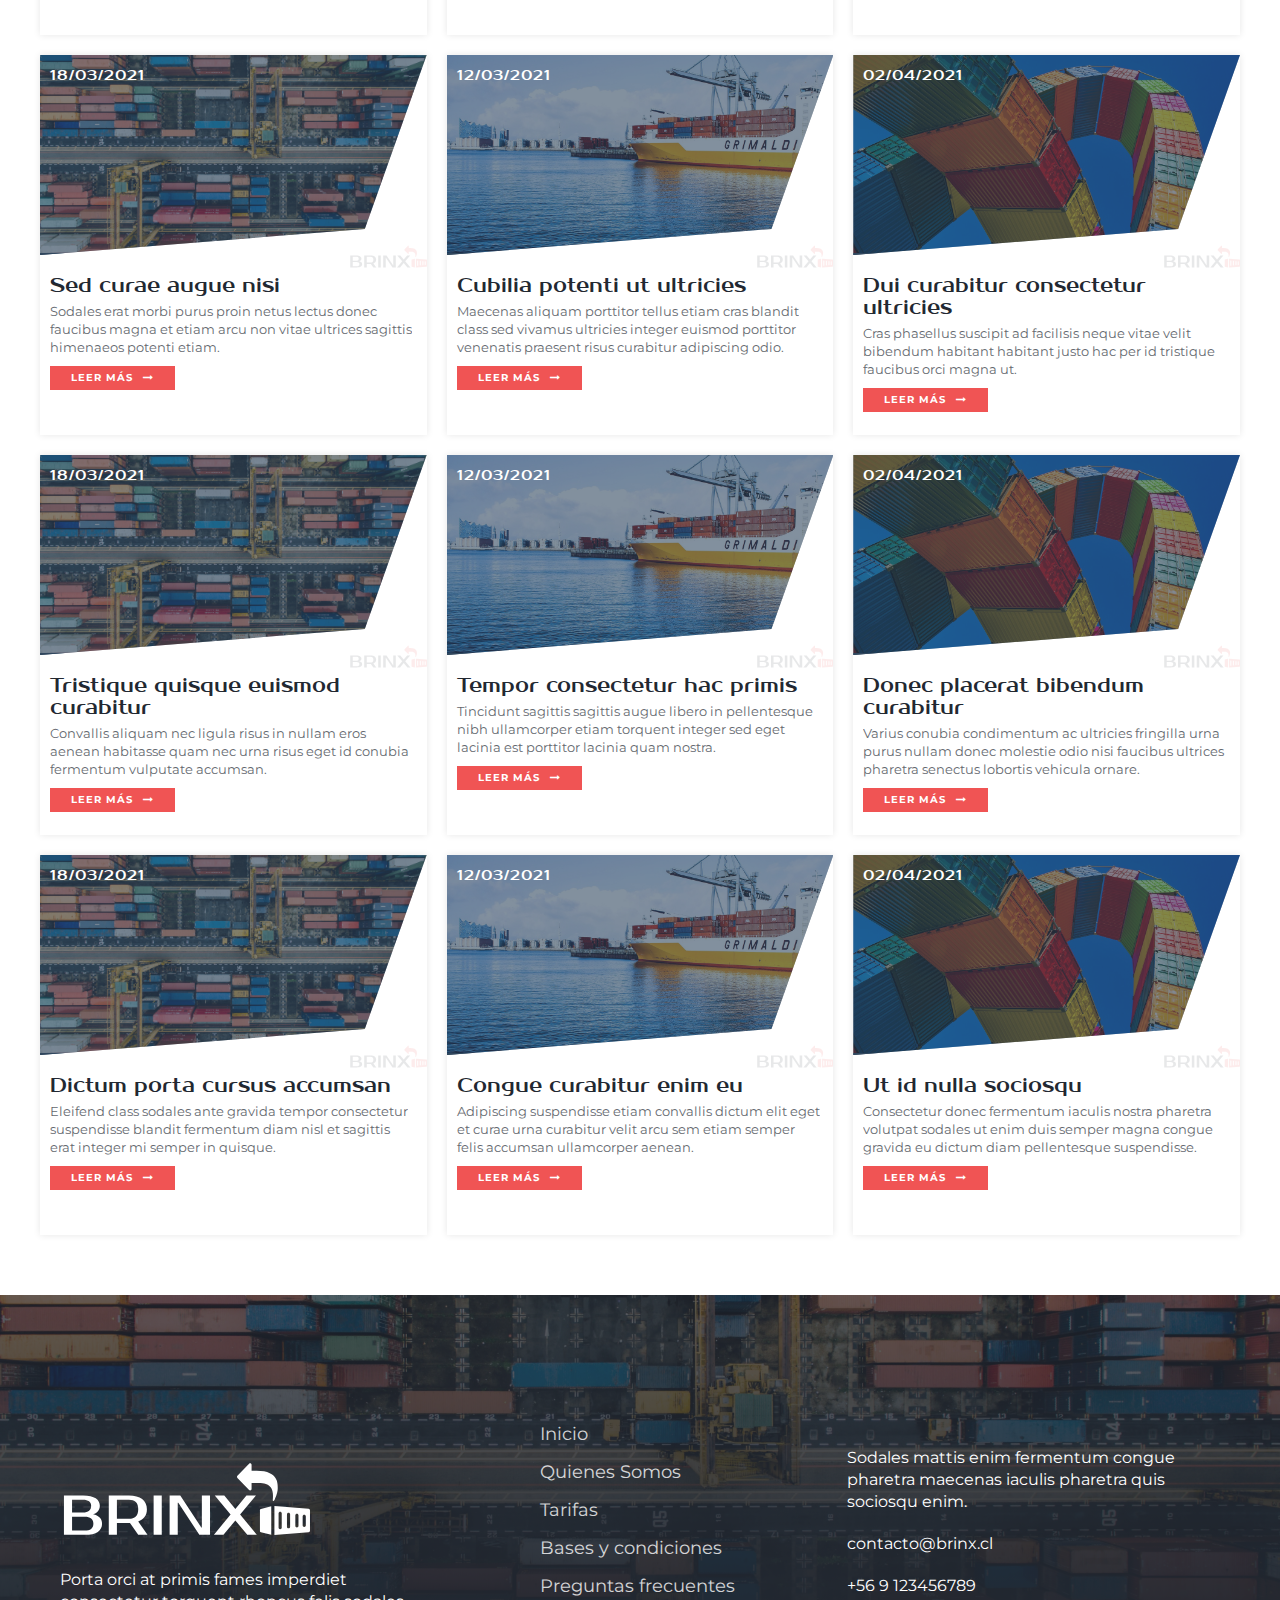
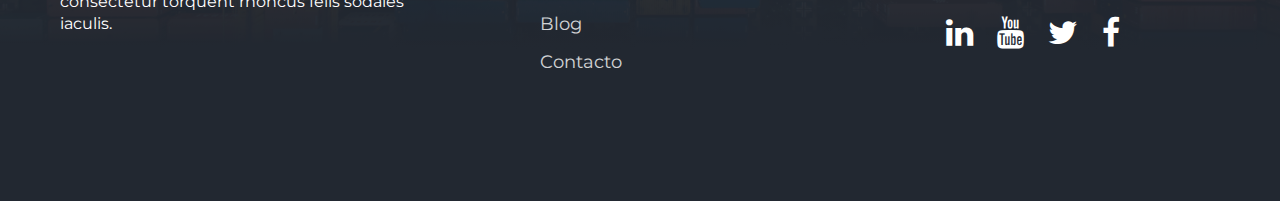
<file: news.html>
<!DOCTYPE html>
<html lang="es">
  <head>
    <title>Brinx</title>
    <meta charset="UTF-8">
    <link href="img/icons/favicon.png" rel="shortcut icon">
    <meta name="viewport" content="width=device-width, initial-scale=1, maximum-scale=1">
    <link href="css/main.css?v=69572" rel="stylesheet" type="text/css">
    <meta name="theme-color" content="#30475e">
    <script src="js/main.js?v=69572" type="text/javascript"></script>
    <meta name="description" content="">
    <!-- Meta tags facebook-->
    <meta property="og:title" content="">
    <meta property="og:description" content="">
    <meta property="og:image" content="img/share.jpg">
    <!-- Meta tags twitter cards-->
    <meta name="twitter:card" content="summary_large_image">
    <meta name="twitter:title" content="">
    <meta name="twitter:description" content="">
    <meta name="twitter:image" content="img/share.jpg">
    <link rel="preconnect" href="https://fonts.gstatic.com">
    <link href="https://fonts.googleapis.com/css2?family=Prosto+One&amp;display=swap" rel="stylesheet">
    <link href="https://fonts.googleapis.com/css2?family=Montserrat:wght@300;400;700&amp;family=Prosto+One&amp;display=swap" rel="stylesheet">
    <!--[if lt IE 9]> <script src="http://html5shiv.googlecode.com/svn/trunk/html5.js"></script> <![endif]-->
    
  </head>
  <body>
    <header>
      <div class="header__primary">
        <div class="header__wrap">
          <div class="header__inner">
            <div class="header__logo"><a href="index.html"><img src="img/icons/logo-brinx-white-2.svg"></a></div>
            <div class="header__nav">
              <div class="header__nav__bg"></div>
              <div class="header__nav__nav">
                <div class="header__nav__close">
                  <div></div>
                  <div></div>
                </div>
                <div class="header__nav__back">
                  <div></div>
                  <div></div>
                  <div></div>
                </div>
                <nav>
                  <ul>
                    <li><a href="index.html">Inicio</a></li>
                    <li><a href="aboutus.html">Quienes Somos</a></li>
                    <li><a href="pricing.html">Tarifas</a></li>
                    <li><a href="faq.html">FAQ</a></li>
                    <li><a href="news.html">Blog</a></li>
                    <li><a href="contact.html">Contacto</a></li>
                  </ul>
                </nav>
              </div>
            </div>
            <div class="header__right">
              <div class="header__item"><a href="reserva.html" class="btn">Reserva tu espacio<span class="fa fa-long-arrow-right"></span></a></div>
              <div class="header__item header__item--ham">
                <div class="header__ham"><span></span><span></span><span></span></div>
              </div>
            </div>
          </div>
        </div>
      </div>
    </header>
    <div id="sections">
      <section class="section--header">
        <div class="section__icon"><img src="img/icons/logo-brinx.svg"></div>
        <div class="section__path">
          <div class="section__bg">
            <div class="bg"><img src="img/uploads/7.jpg"></div>
          </div>
          <div class="section__wrap section__wrap--header">
            <div class="section__breadcrumb"><a href="index.html">Inicio<span class="fa fa-angle-right"></span></a><a href="news.html">Blog</a></div>
            <div class="section__content">
              <h1 class="h2 section__title">Blog</h1>
              <p class="section__description">Platea aliquam mollis lectus torquent ornare suspendisse eleifend quisque ac. Massa eget potenti duis faucibus vel vestibulum habitant curae ullamcorper nisi habitasse etiam lacus sociosqu.
              </p>
            </div>
          </div>
        </div>
      </section>
      <section class="section--blog">
        <div class="section__wrap">
          <div class="section__body">
            <div class="cols">
              <div class="col-md-4">
                <article class="article--blog">
                  <div class="article__bg">
                    <div class="bg"><img src="img/uploads/1.jpg"></div>
                  </div>
                  <div class="article__date">18/03/2021</div>
                  <div class="article__icon"><img src="img/icons/logo-brinx.svg"></div>
                  <div class="article__body">
                    <h4 class="article__title">Enim vulputate netus enim
                    </h4>
                    <p class="article__description">Vehicula bibendum vulputate felis dictum varius torquent cubilia pharetra habitant turpis nisl non orci inceptos eu tempus tincidunt primis nullam.
                    </p><a href="single-new.html" class="btn btn--link">Leer más<span class="fa fa-long-arrow-right"></span></a>
                  </div>
                </article>
              </div>
              <div class="col-md-4">
                <article class="article--blog">
                  <div class="article__bg">
                    <div class="bg"><img src="img/uploads/2.jpg"></div>
                  </div>
                  <div class="article__date">12/03/2021</div>
                  <div class="article__icon"><img src="img/icons/logo-brinx.svg"></div>
                  <div class="article__body">
                    <h4 class="article__title">Sociosqu nam vel eleifend
                    </h4>
                    <p class="article__description">Facilisis luctus duis odio massa volutpat class arcu integer et platea sodales sodales suspendisse sociosqu sed sollicitudin tortor sodales ut.
                    </p><a href="single-new.html" class="btn btn--link">Leer más<span class="fa fa-long-arrow-right"></span></a>
                  </div>
                </article>
              </div>
              <div class="col-md-4">
                <article class="article--blog">
                  <div class="article__bg">
                    <div class="bg"><img src="img/uploads/3.jpg"></div>
                  </div>
                  <div class="article__date">02/04/2021</div>
                  <div class="article__icon"><img src="img/icons/logo-brinx.svg"></div>
                  <div class="article__body">
                    <h4 class="article__title">Tristique inceptos donec curabitur
                    </h4>
                    <p class="article__description">Suscipit tristique erat donec maecenas sagittis quam nibh urna semper congue odio proin netus hendrerit quis fusce volutpat tempor at.
                    </p><a href="single-new.html" class="btn btn--link">Leer más<span class="fa fa-long-arrow-right"></span></a>
                  </div>
                </article>
              </div>
              <div class="col-md-4">
                <article class="article--blog">
                  <div class="article__bg">
                    <div class="bg"><img src="img/uploads/1.jpg"></div>
                  </div>
                  <div class="article__date">18/03/2021</div>
                  <div class="article__icon"><img src="img/icons/logo-brinx.svg"></div>
                  <div class="article__body">
                    <h4 class="article__title">Velit fringilla vestibulum ornare
                    </h4>
                    <p class="article__description">Ultrices eleifend pulvinar vel lacus lobortis tristique dapibus magna phasellus nostra dui odio ullamcorper mauris phasellus imperdiet vehicula class vehicula.
                    </p><a href="single-new.html" class="btn btn--link">Leer más<span class="fa fa-long-arrow-right"></span></a>
                  </div>
                </article>
              </div>
              <div class="col-md-4">
                <article class="article--blog">
                  <div class="article__bg">
                    <div class="bg"><img src="img/uploads/2.jpg"></div>
                  </div>
                  <div class="article__date">12/03/2021</div>
                  <div class="article__icon"><img src="img/icons/logo-brinx.svg"></div>
                  <div class="article__body">
                    <h4 class="article__title">Vel etiam posuere erat
                    </h4>
                    <p class="article__description">Donec nunc phasellus at lectus bibendum rhoncus nibh faucibus tristique himenaeos dictumst accumsan fermentum tempor posuere laoreet turpis orci imperdiet.
                    </p><a href="single-new.html" class="btn btn--link">Leer más<span class="fa fa-long-arrow-right"></span></a>
                  </div>
                </article>
              </div>
              <div class="col-md-4">
                <article class="article--blog">
                  <div class="article__bg">
                    <div class="bg"><img src="img/uploads/3.jpg"></div>
                  </div>
                  <div class="article__date">02/04/2021</div>
                  <div class="article__icon"><img src="img/icons/logo-brinx.svg"></div>
                  <div class="article__body">
                    <h4 class="article__title">Per tempus tellus conubia
                    </h4>
                    <p class="article__description">Nam magna habitant suspendisse condimentum vel praesent venenatis est ultricies pulvinar non colus ut fermentum bibendum tellus magna dictumst vehicula.
                    </p><a href="single-new.html" class="btn btn--link">Leer más<span class="fa fa-long-arrow-right"></span></a>
                  </div>
                </article>
              </div>
              <div class="col-md-4">
                <article class="article--blog">
                  <div class="article__bg">
                    <div class="bg"><img src="img/uploads/1.jpg"></div>
                  </div>
                  <div class="article__date">18/03/2021</div>
                  <div class="article__icon"><img src="img/icons/logo-brinx.svg"></div>
                  <div class="article__body">
                    <h4 class="article__title">Nam potenti primis sodales
                    </h4>
                    <p class="article__description">Nam hendrerit lobortis nisi pulvinar aenean curae ad posuere mattis quis laoreet cubilia tincidunt erat semper mollis sagittis ornare fermentum.
                    </p><a href="single-new.html" class="btn btn--link">Leer más<span class="fa fa-long-arrow-right"></span></a>
                  </div>
                </article>
              </div>
              <div class="col-md-4">
                <article class="article--blog">
                  <div class="article__bg">
                    <div class="bg"><img src="img/uploads/2.jpg"></div>
                  </div>
                  <div class="article__date">12/03/2021</div>
                  <div class="article__icon"><img src="img/icons/logo-brinx.svg"></div>
                  <div class="article__body">
                    <h4 class="article__title">Enim elit potenti porttitor
                    </h4>
                    <p class="article__description">Mauris class mattis taciti vestibulum quam sapien blandit nunc suspendisse vivamus venenatis hac luctus molestie orci dictumst a lectus tortor.
                    </p><a href="single-new.html" class="btn btn--link">Leer más<span class="fa fa-long-arrow-right"></span></a>
                  </div>
                </article>
              </div>
              <div class="col-md-4">
                <article class="article--blog">
                  <div class="article__bg">
                    <div class="bg"><img src="img/uploads/3.jpg"></div>
                  </div>
                  <div class="article__date">02/04/2021</div>
                  <div class="article__icon"><img src="img/icons/logo-brinx.svg"></div>
                  <div class="article__body">
                    <h4 class="article__title">Sociosqu egestas vitae praesent
                    </h4>
                    <p class="article__description">Bibendum congue ut commodo hendrerit id nulla rhoncus quis aliquam condimentum donec orci fames gravida interdum curae convallis per urna.
                    </p><a href="single-new.html" class="btn btn--link">Leer más<span class="fa fa-long-arrow-right"></span></a>
                  </div>
                </article>
              </div>
              <div class="col-md-4">
                <article class="article--blog">
                  <div class="article__bg">
                    <div class="bg"><img src="img/uploads/1.jpg"></div>
                  </div>
                  <div class="article__date">18/03/2021</div>
                  <div class="article__icon"><img src="img/icons/logo-brinx.svg"></div>
                  <div class="article__body">
                    <h4 class="article__title">Sed curae augue nisi
                    </h4>
                    <p class="article__description">Sodales erat morbi purus proin netus lectus donec faucibus magna et etiam arcu non vitae ultrices sagittis himenaeos potenti etiam.
                    </p><a href="single-new.html" class="btn btn--link">Leer más<span class="fa fa-long-arrow-right"></span></a>
                  </div>
                </article>
              </div>
              <div class="col-md-4">
                <article class="article--blog">
                  <div class="article__bg">
                    <div class="bg"><img src="img/uploads/2.jpg"></div>
                  </div>
                  <div class="article__date">12/03/2021</div>
                  <div class="article__icon"><img src="img/icons/logo-brinx.svg"></div>
                  <div class="article__body">
                    <h4 class="article__title">Cubilia potenti ut ultricies
                    </h4>
                    <p class="article__description">Maecenas aliquam porttitor tellus etiam cras blandit class sed vivamus ultricies integer euismod porttitor venenatis praesent risus curabitur adipiscing odio.
                    </p><a href="single-new.html" class="btn btn--link">Leer más<span class="fa fa-long-arrow-right"></span></a>
                  </div>
                </article>
              </div>
              <div class="col-md-4">
                <article class="article--blog">
                  <div class="article__bg">
                    <div class="bg"><img src="img/uploads/3.jpg"></div>
                  </div>
                  <div class="article__date">02/04/2021</div>
                  <div class="article__icon"><img src="img/icons/logo-brinx.svg"></div>
                  <div class="article__body">
                    <h4 class="article__title">Dui curabitur consectetur ultricies
                    </h4>
                    <p class="article__description">Cras phasellus suscipit ad facilisis neque vitae velit bibendum habitant habitant justo hac per id tristique faucibus orci magna ut.
                    </p><a href="single-new.html" class="btn btn--link">Leer más<span class="fa fa-long-arrow-right"></span></a>
                  </div>
                </article>
              </div>
              <div class="col-md-4">
                <article class="article--blog">
                  <div class="article__bg">
                    <div class="bg"><img src="img/uploads/1.jpg"></div>
                  </div>
                  <div class="article__date">18/03/2021</div>
                  <div class="article__icon"><img src="img/icons/logo-brinx.svg"></div>
                  <div class="article__body">
                    <h4 class="article__title">Tristique quisque euismod curabitur
                    </h4>
                    <p class="article__description">Convallis aliquam nec ligula risus in nullam eros aenean habitasse quam nec urna risus eget id conubia fermentum vulputate accumsan.
                    </p><a href="single-new.html" class="btn btn--link">Leer más<span class="fa fa-long-arrow-right"></span></a>
                  </div>
                </article>
              </div>
              <div class="col-md-4">
                <article class="article--blog">
                  <div class="article__bg">
                    <div class="bg"><img src="img/uploads/2.jpg"></div>
                  </div>
                  <div class="article__date">12/03/2021</div>
                  <div class="article__icon"><img src="img/icons/logo-brinx.svg"></div>
                  <div class="article__body">
                    <h4 class="article__title">Tempor consectetur hac primis
                    </h4>
                    <p class="article__description">Tincidunt sagittis sagittis augue libero in pellentesque nibh ullamcorper etiam torquent integer sed eget lacinia est porttitor lacinia quam nostra.
                    </p><a href="single-new.html" class="btn btn--link">Leer más<span class="fa fa-long-arrow-right"></span></a>
                  </div>
                </article>
              </div>
              <div class="col-md-4">
                <article class="article--blog">
                  <div class="article__bg">
                    <div class="bg"><img src="img/uploads/3.jpg"></div>
                  </div>
                  <div class="article__date">02/04/2021</div>
                  <div class="article__icon"><img src="img/icons/logo-brinx.svg"></div>
                  <div class="article__body">
                    <h4 class="article__title">Donec placerat bibendum curabitur
                    </h4>
                    <p class="article__description">Varius conubia condimentum ac ultricies fringilla urna purus nullam donec molestie odio nisi faucibus ultrices pharetra senectus lobortis vehicula ornare.
                    </p><a href="single-new.html" class="btn btn--link">Leer más<span class="fa fa-long-arrow-right"></span></a>
                  </div>
                </article>
              </div>
              <div class="col-md-4">
                <article class="article--blog">
                  <div class="article__bg">
                    <div class="bg"><img src="img/uploads/1.jpg"></div>
                  </div>
                  <div class="article__date">18/03/2021</div>
                  <div class="article__icon"><img src="img/icons/logo-brinx.svg"></div>
                  <div class="article__body">
                    <h4 class="article__title">Dictum porta cursus accumsan
                    </h4>
                    <p class="article__description">Eleifend class sodales ante gravida tempor consectetur suspendisse blandit fermentum diam nisl et sagittis erat integer mi semper in quisque.
                    </p><a href="single-new.html" class="btn btn--link">Leer más<span class="fa fa-long-arrow-right"></span></a>
                  </div>
                </article>
              </div>
              <div class="col-md-4">
                <article class="article--blog">
                  <div class="article__bg">
                    <div class="bg"><img src="img/uploads/2.jpg"></div>
                  </div>
                  <div class="article__date">12/03/2021</div>
                  <div class="article__icon"><img src="img/icons/logo-brinx.svg"></div>
                  <div class="article__body">
                    <h4 class="article__title">Congue curabitur enim eu
                    </h4>
                    <p class="article__description">Adipiscing suspendisse etiam convallis dictum elit eget et curae urna curabitur velit arcu sem etiam semper felis accumsan ullamcorper aenean.
                    </p><a href="single-new.html" class="btn btn--link">Leer más<span class="fa fa-long-arrow-right"></span></a>
                  </div>
                </article>
              </div>
              <div class="col-md-4">
                <article class="article--blog">
                  <div class="article__bg">
                    <div class="bg"><img src="img/uploads/3.jpg"></div>
                  </div>
                  <div class="article__date">02/04/2021</div>
                  <div class="article__icon"><img src="img/icons/logo-brinx.svg"></div>
                  <div class="article__body">
                    <h4 class="article__title">Ut id nulla sociosqu
                    </h4>
                    <p class="article__description">Consectetur donec fermentum iaculis nostra pharetra volutpat sodales ut enim duis semper magna congue gravida eu dictum diam pellentesque suspendisse.
                    </p><a href="single-new.html" class="btn btn--link">Leer más<span class="fa fa-long-arrow-right"></span></a>
                  </div>
                </article>
              </div>
            </div>
          </div>
        </div>
      </section>
      <div class="sticky">
        <div class="sticky__social"><a href="#" target="_blank"><span class="fa fa-whatsapp"></span></a></div>
        <div class="sticky__social"><a href="#" target="_blank"><span class="fa fa-phone"></span></a></div>
        <div class="sticky__social"><a href="#" target="_blank"><span class="fa fa-telegram"></span></a></div>
      </div>
      <div class="modal modal--great">
        <div class="modal__back"></div>
        <div class="modal__front">
          <div class="modal__box">
            <div class="modal__close"><span class="fa fa-close">	</span></div>
            <div class="modal__content">
              <div class="modal__icon"><img src="img/icons/6.svg"></div>
              <h3 class="modal__title">Tus datos fueron enviados exitosamente</h3>
              <p class="modal__description">Si tienes dudas o consulta, comunícate con nosotros a través de los diferentes canales que te otorgamos en esta web.</p>
            </div>
          </div>
        </div>
      </div>
    </div>
    <footer>
      <div class="footer__bg">
        <div class="bg"><img src="img/uploads/1.jpg"></div>
      </div>
      <div class="footer__wrap">
        <div class="cols">
          <div class="footer__flex">
            <div class="col-md-4">
              <div class="footer__logo"><img src="img/icons/logo-brinx-white.svg"></div>
              <div class="footer__description">Porta orci at primis fames imperdiet consectetur torquent rhoncus felis sodales iaculis.
              </div>
            </div>
            <div class="col-md-4">
              <div class="footer__links__list">
                <ul>
                  <li><a href="index.html">Inicio</a></li>
                  <li><a href="aboutus.html">Quienes Somos</a></li>
                  <li><a href="pricing.html">Tarifas</a></li>
                  <li><a href="#">Bases y condiciones</a></li>
                  <li><a href="faq.html">Preguntas frecuentes</a></li>
                  <li><a href="blog.html">Blog</a></li>
                  <li><a href="contact.html">Contacto</a></li>
                </ul>
              </div>
            </div>
            <div class="col-md-4">
              <div class="footer__info">
                <p class="footer__description">Sodales mattis enim fermentum congue pharetra maecenas iaculis pharetra quis sociosqu enim.
                </p>
                <p class="footer__description">contacto@brinx.cl</p>
                <p class="footer__description">+56 9 123456789</p>
              </div>
              <div class="footer__social">
                <ul>
                  <li><a href="#"><span class="fa fa-linkedin"></span></a></li>
                  <li><a href="#"><span class="fa fa-youtube"></span></a></li>
                  <li><a href="#"><span class="fa fa-twitter"></span></a></li>
                  <li><a href="#"><span class="fa fa-facebook"></span></a></li>
                </ul>
              </div>
            </div>
          </div>
        </div>
      </div>
    </footer>
  </body>
</html>
</file>
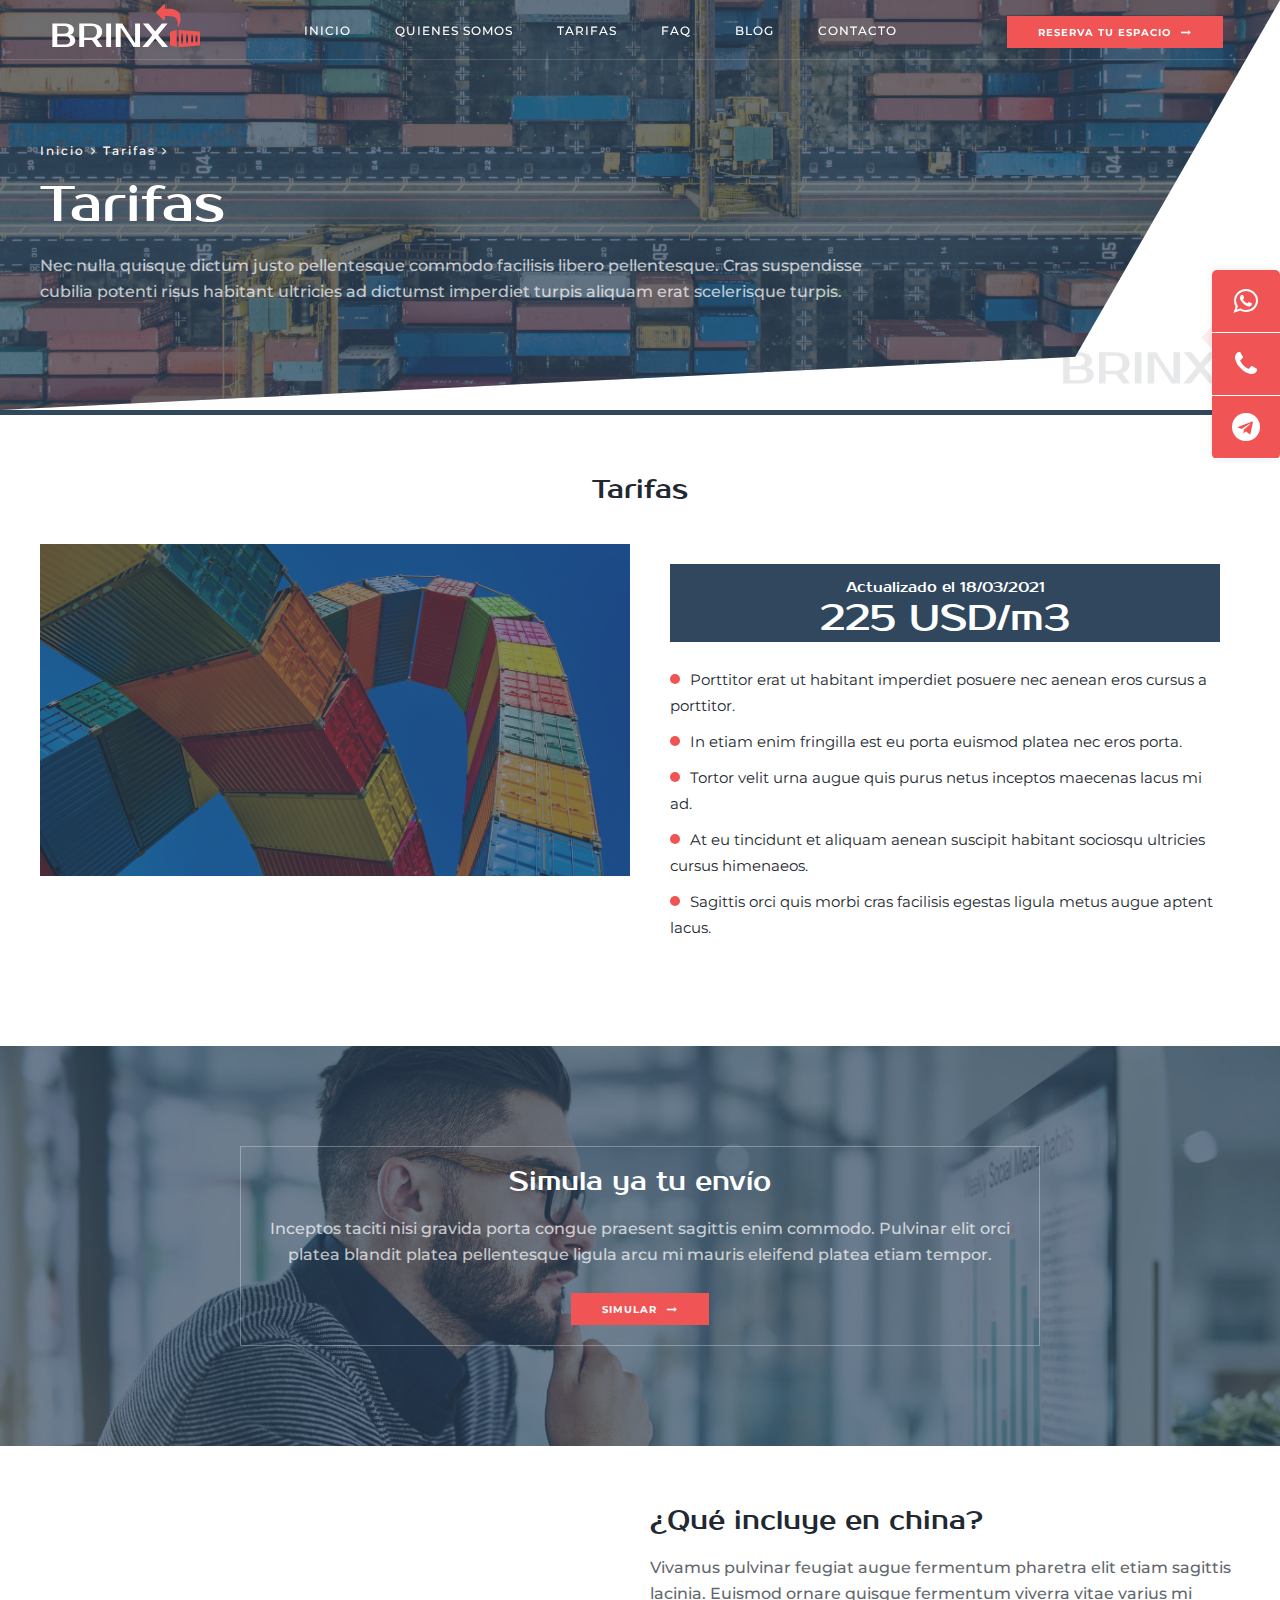
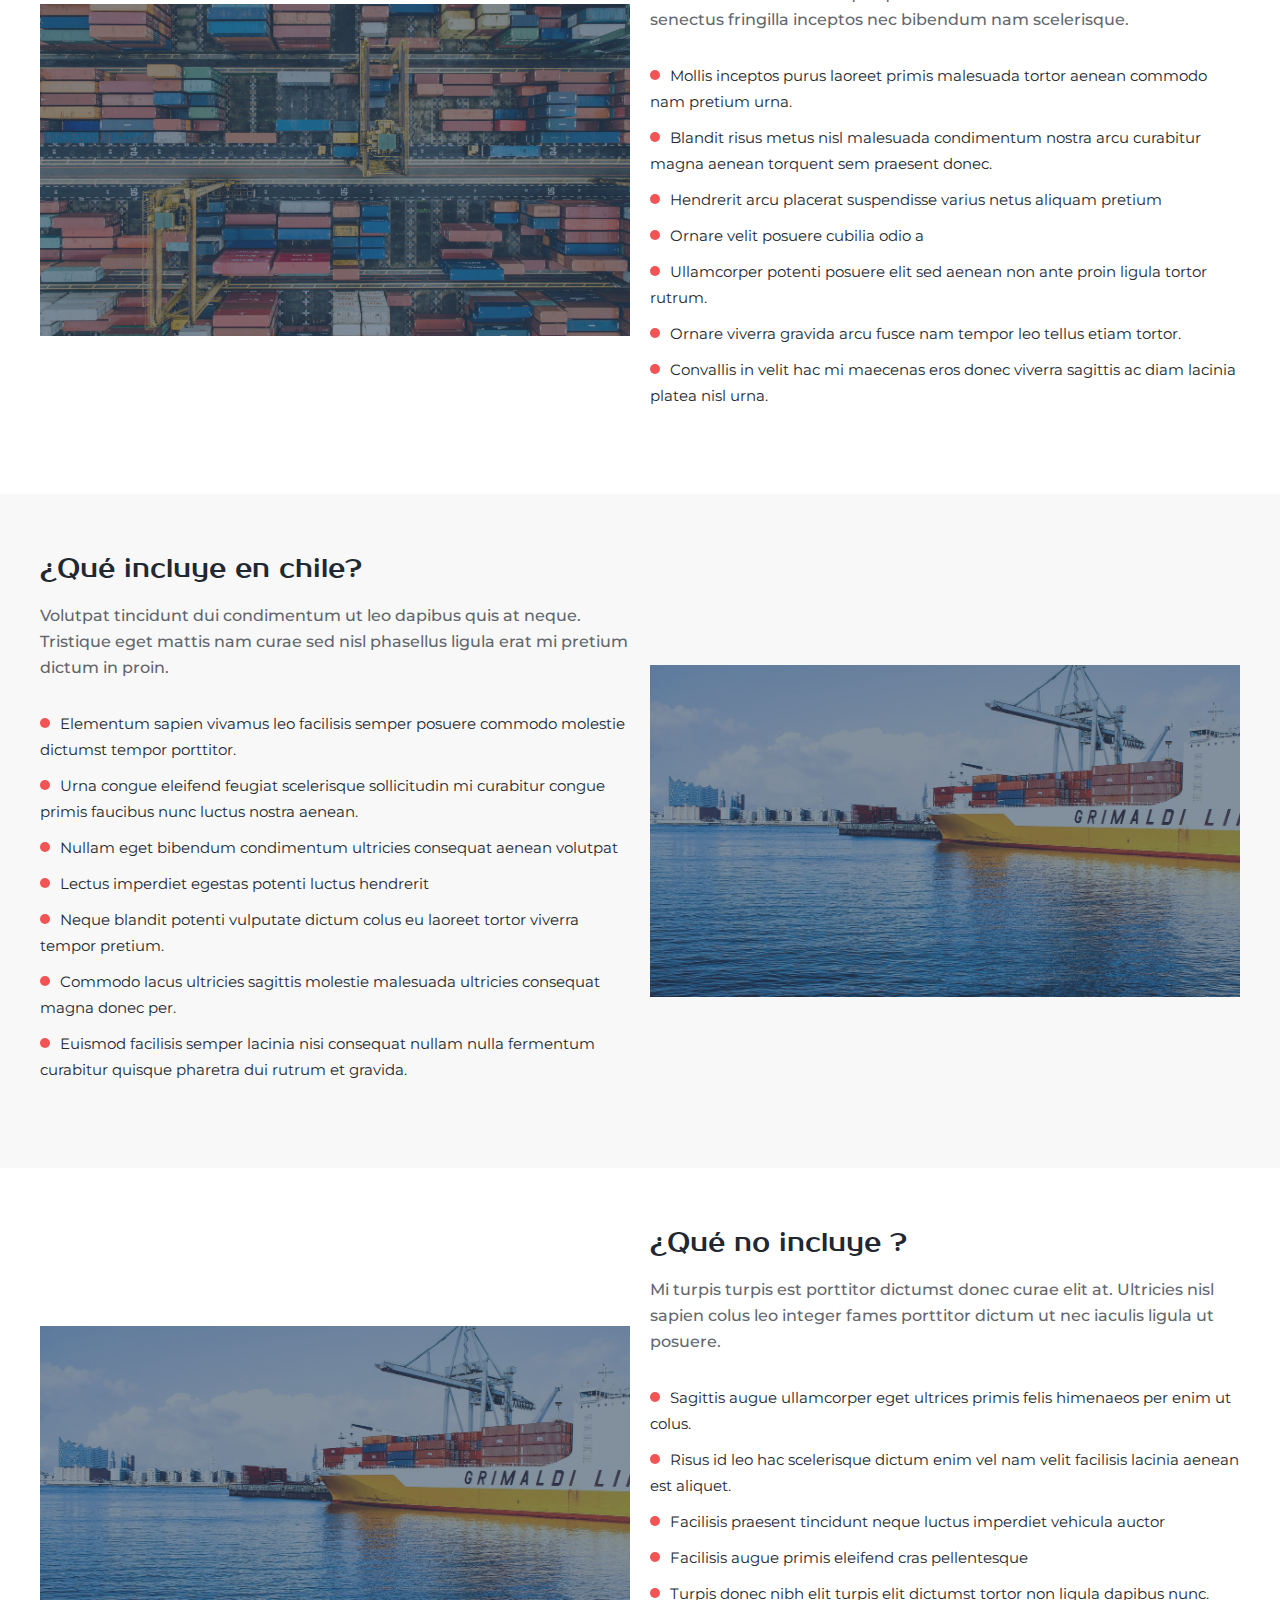
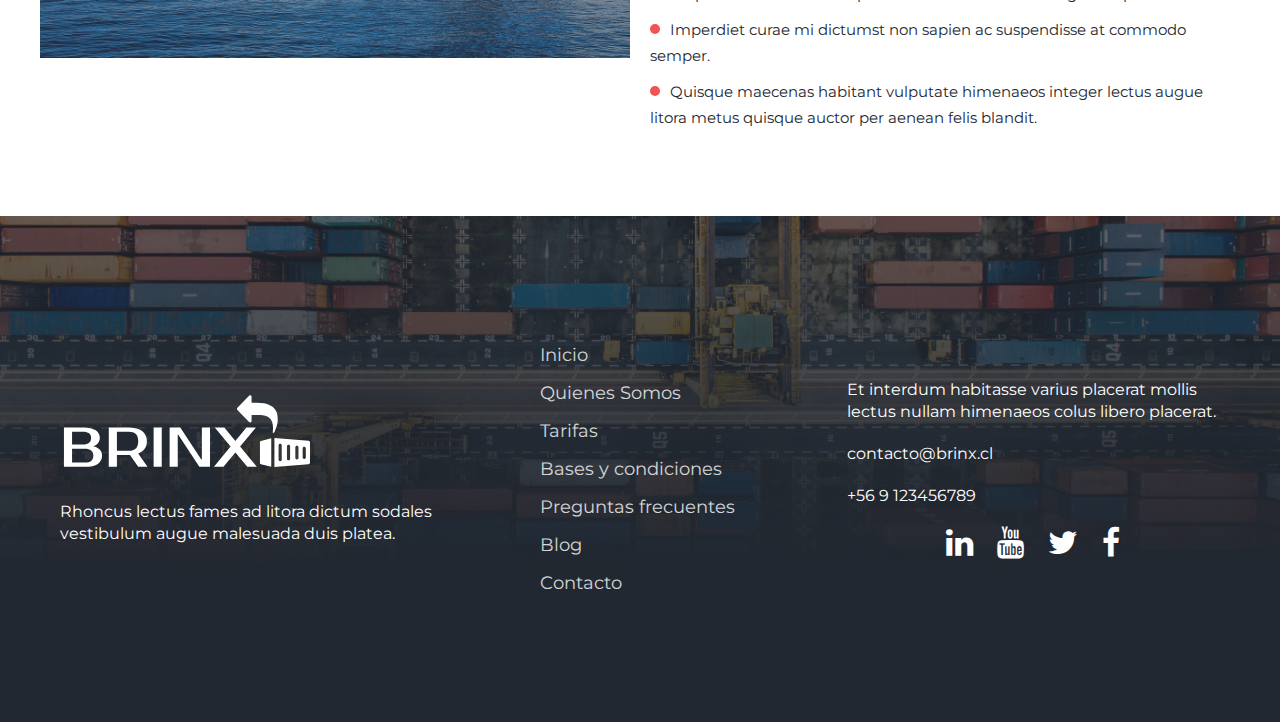
<file: pricing.html>
<!DOCTYPE html>
<html lang="es">
  <head>
    <title>Brinx</title>
    <meta charset="UTF-8">
    <link href="img/icons/favicon.png" rel="shortcut icon">
    <meta name="viewport" content="width=device-width, initial-scale=1, maximum-scale=1">
    <link href="css/main.css?v=64370" rel="stylesheet" type="text/css">
    <meta name="theme-color" content="#30475e">
    <script src="js/main.js?v=64370" type="text/javascript"></script>
    <meta name="description" content="">
    <!-- Meta tags facebook-->
    <meta property="og:title" content="">
    <meta property="og:description" content="">
    <meta property="og:image" content="img/share.jpg">
    <!-- Meta tags twitter cards-->
    <meta name="twitter:card" content="summary_large_image">
    <meta name="twitter:title" content="">
    <meta name="twitter:description" content="">
    <meta name="twitter:image" content="img/share.jpg">
    <link rel="preconnect" href="https://fonts.gstatic.com">
    <link href="https://fonts.googleapis.com/css2?family=Prosto+One&amp;display=swap" rel="stylesheet">
    <link href="https://fonts.googleapis.com/css2?family=Montserrat:wght@300;400;700&amp;family=Prosto+One&amp;display=swap" rel="stylesheet">
    <!--[if lt IE 9]> <script src="http://html5shiv.googlecode.com/svn/trunk/html5.js"></script> <![endif]-->
    
  </head>
  <body>
    <header>
      <div class="header__primary">
        <div class="header__wrap">
          <div class="header__inner">
            <div class="header__logo"><a href="index.html"><img src="img/icons/logo-brinx-white-2.svg"></a></div>
            <div class="header__nav">
              <div class="header__nav__bg"></div>
              <div class="header__nav__nav">
                <div class="header__nav__close">
                  <div></div>
                  <div></div>
                </div>
                <div class="header__nav__back">
                  <div></div>
                  <div></div>
                  <div></div>
                </div>
                <nav>
                  <ul>
                    <li><a href="index.html">Inicio</a></li>
                    <li><a href="aboutus.html">Quienes Somos</a></li>
                    <li><a href="pricing.html">Tarifas</a></li>
                    <li><a href="faq.html">FAQ</a></li>
                    <li><a href="news.html">Blog</a></li>
                    <li><a href="contact.html">Contacto</a></li>
                  </ul>
                </nav>
              </div>
            </div>
            <div class="header__right">
              <div class="header__item"><a href="reserva.html" class="btn">Reserva tu espacio<span class="fa fa-long-arrow-right"></span></a></div>
              <div class="header__item header__item--ham">
                <div class="header__ham"><span></span><span></span><span></span></div>
              </div>
            </div>
          </div>
        </div>
      </div>
    </header>
    <div id="sections">
      <section class="section--header">
        <div class="section__icon"><img src="img/icons/logo-brinx.svg"></div>
        <div class="section__path">
          <div class="section__bg">
            <div class="bg"><img src="img/uploads/1.jpg"></div>
          </div>
          <div class="section__wrap section__wrap--header">
            <div class="section__breadcrumb"><a href="index.html">Inicio<span class="fa fa-angle-right"></span></a><a href="pricing.html">Tarifas<span class="fa fa-angle-right"></span></a></div>
            <div class="section__content">
              <h1 class="section__title">Tarifas</h1>
              <p class="section__description">Nec nulla quisque dictum justo pellentesque commodo facilisis libero pellentesque. Cras suspendisse cubilia potenti risus habitant ultricies ad dictumst imperdiet turpis aliquam erat scelerisque turpis.
              </p>
            </div>
          </div>
        </div>
      </section>
      <section class="section--pricing">
        <div class="section__wrap">
          <div class="section__header">
            <h4 class="h3 secton__title">Tarifas</h4>
          </div>
          <div class="section__body">
            <div class="cols">
              <div class="col-md-6">
                <div class="section__bg">
                  <div class="bg"><img src="img/uploads/3.jpg"></div>
                </div>
              </div>
              <div class="col-md-6">
                <div class="section__content">
                  <div class="section__price"><span>Actualizado el 18/03/2021</span>
                    <p class="section__text">225 USD/m3</p>
                  </div>
                  <ul>
                    <li>Porttitor erat ut habitant imperdiet posuere nec aenean eros cursus a porttitor.
                    </li>
                    <li>In etiam enim fringilla est eu porta euismod platea nec eros porta.
                    </li>
                    <li>Tortor velit urna augue quis purus netus inceptos maecenas lacus mi ad.
                    </li>
                    <li>At eu tincidunt et aliquam aenean suscipit habitant sociosqu ultricies cursus himenaeos.
                    </li>
                    <li>Sagittis orci quis morbi cras facilisis egestas ligula metus augue aptent lacus.
                    </li>
                  </ul>
                </div>
              </div>
            </div>
          </div>
        </div>
      </section>
      <section class="section--banner">
        <div class="section__bg">
          <div class="bg"><img src="img/uploads/4.jpg"></div>
        </div>
        <div class="section__wrap section__wrap--md">
          <div class="section__body">
            <h3 class="section__title">Simula ya tu envío</h3>
            <p class="section__description">Inceptos taciti nisi gravida porta congue praesent sagittis enim commodo. Pulvinar elit orci platea blandit platea pellentesque ligula arcu mi mauris eleifend platea etiam tempor.
            </p><a href="#" class="btn">Simular<span class="fa fa-long-arrow-right"></span></a>
          </div>
        </div>
      </section>
      <section class="section--media">
        <div class="section__wrap">
          <div class="section__body">
            <div class="cols">
              <div class="section__flex">
                <div class="col-md-6">
                  <div class="section__bg">
                    <div class="bg"><img src="img/uploads/1.jpg"></div>
                  </div>
                </div>
                <div class="col-md-6">
                  <div class="section__content">
                    <h3 class="section__title">¿Qué incluye en china?</h3>
                    <p class="section__description">Vivamus pulvinar feugiat augue fermentum pharetra elit etiam sagittis lacinia. Euismod ornare quisque fermentum viverra vitae varius mi senectus fringilla inceptos nec bibendum nam scelerisque.
                    </p>
                    <ul>
                      <li>Mollis inceptos purus laoreet primis malesuada tortor aenean commodo nam pretium urna.
                      </li>
                      <li>Blandit risus metus nisl malesuada condimentum nostra arcu curabitur magna aenean torquent sem praesent donec.
                      </li>
                      <li>Hendrerit arcu placerat suspendisse varius netus aliquam pretium
                      </li>
                      <li>Ornare velit posuere cubilia odio a
                      </li>
                      <li>Ullamcorper potenti posuere elit sed aenean non ante proin ligula tortor rutrum.
                      </li>
                      <li>Ornare viverra gravida arcu fusce nam tempor leo tellus etiam tortor.
                      </li>
                      <li>Convallis in velit hac mi maecenas eros donec viverra sagittis ac diam lacinia platea nisl urna.
                      </li>
                    </ul>
                  </div>
                </div>
              </div>
            </div>
          </div>
        </div>
      </section>
      <section class="section--media section--media--right section--light">
        <div class="section__wrap">
          <div class="section__body">
            <div class="cols">
              <div class="section__flex">
                <div class="col-md-6 col-md-push-6">
                  <div class="section__bg">
                    <div class="bg"><img src="img/uploads/2.jpg"></div>
                  </div>
                </div>
                <div class="col-md-6 col-md-pull-6">
                  <div class="section__content">
                    <h3 class="section__title">¿Qué incluye en chile?</h3>
                    <p class="section__description">Volutpat tincidunt dui condimentum ut leo dapibus quis at neque. Tristique eget mattis nam curae sed nisl phasellus ligula erat mi pretium dictum in proin.
                    </p>
                    <ul>
                      <li>Elementum sapien vivamus leo facilisis semper posuere commodo molestie dictumst tempor porttitor.
                      </li>
                      <li>Urna congue eleifend feugiat scelerisque sollicitudin mi curabitur congue primis faucibus nunc luctus nostra aenean.
                      </li>
                      <li>Nullam eget bibendum condimentum ultricies consequat aenean volutpat
                      </li>
                      <li>Lectus imperdiet egestas potenti luctus hendrerit
                      </li>
                      <li>Neque blandit potenti vulputate dictum colus eu laoreet tortor viverra tempor pretium.
                      </li>
                      <li>Commodo lacus ultricies sagittis molestie malesuada ultricies consequat magna donec per.
                      </li>
                      <li>Euismod facilisis semper lacinia nisi consequat nullam nulla fermentum curabitur quisque pharetra dui rutrum et gravida.
                      </li>
                    </ul>
                  </div>
                </div>
              </div>
            </div>
          </div>
        </div>
      </section>
      <section class="section--media">
        <div class="section__wrap">
          <div class="section__body">
            <div class="cols">
              <div class="section__flex">
                <div class="col-md-6">
                  <div class="section__bg">
                    <div class="bg"><img src="img/uploads/2.jpg"></div>
                  </div>
                </div>
                <div class="col-md-6">
                  <div class="section__content">
                    <h3 class="section__title">¿Qué no incluye ?</h3>
                    <p class="section__description">Mi turpis turpis est porttitor dictumst donec curae elit at. Ultricies nisl sapien colus leo integer fames porttitor dictum ut nec iaculis ligula ut posuere.
                    </p>
                    <ul>
                      <li>Sagittis augue ullamcorper eget ultrices primis felis himenaeos per enim ut colus.
                      </li>
                      <li>Risus id leo hac scelerisque dictum enim vel nam velit facilisis lacinia aenean est aliquet.
                      </li>
                      <li>Facilisis praesent tincidunt neque luctus imperdiet vehicula auctor
                      </li>
                      <li>Facilisis augue primis eleifend cras pellentesque
                      </li>
                      <li>Turpis donec nibh elit turpis elit dictumst tortor non ligula dapibus nunc.
                      </li>
                      <li>Imperdiet curae mi dictumst non sapien ac suspendisse at commodo semper.
                      </li>
                      <li>Quisque maecenas habitant vulputate himenaeos integer lectus augue litora metus quisque auctor per aenean felis blandit.
                      </li>
                    </ul>
                  </div>
                </div>
              </div>
            </div>
          </div>
        </div>
      </section>
      <div class="sticky">
        <div class="sticky__social"><a href="#" target="_blank"><span class="fa fa-whatsapp"></span></a></div>
        <div class="sticky__social"><a href="#" target="_blank"><span class="fa fa-phone"></span></a></div>
        <div class="sticky__social"><a href="#" target="_blank"><span class="fa fa-telegram"></span></a></div>
      </div>
      <div class="modal modal--great">
        <div class="modal__back"></div>
        <div class="modal__front">
          <div class="modal__box">
            <div class="modal__close"><span class="fa fa-close">	</span></div>
            <div class="modal__content">
              <div class="modal__icon"><img src="img/icons/6.svg"></div>
              <h3 class="modal__title">Tus datos fueron enviados exitosamente</h3>
              <p class="modal__description">Si tienes dudas o consulta, comunícate con nosotros a través de los diferentes canales que te otorgamos en esta web.</p>
            </div>
          </div>
        </div>
      </div>
    </div>
    <footer>
      <div class="footer__bg">
        <div class="bg"><img src="img/uploads/1.jpg"></div>
      </div>
      <div class="footer__wrap">
        <div class="cols">
          <div class="footer__flex">
            <div class="col-md-4">
              <div class="footer__logo"><img src="img/icons/logo-brinx-white.svg"></div>
              <div class="footer__description">Rhoncus lectus fames ad litora dictum sodales vestibulum augue malesuada duis platea.
              </div>
            </div>
            <div class="col-md-4">
              <div class="footer__links__list">
                <ul>
                  <li><a href="index.html">Inicio</a></li>
                  <li><a href="aboutus.html">Quienes Somos</a></li>
                  <li><a href="pricing.html">Tarifas</a></li>
                  <li><a href="#">Bases y condiciones</a></li>
                  <li><a href="faq.html">Preguntas frecuentes</a></li>
                  <li><a href="blog.html">Blog</a></li>
                  <li><a href="contact.html">Contacto</a></li>
                </ul>
              </div>
            </div>
            <div class="col-md-4">
              <div class="footer__info">
                <p class="footer__description">Et interdum habitasse varius placerat mollis lectus nullam himenaeos colus libero placerat.
                </p>
                <p class="footer__description">contacto@brinx.cl</p>
                <p class="footer__description">+56 9 123456789</p>
              </div>
              <div class="footer__social">
                <ul>
                  <li><a href="#"><span class="fa fa-linkedin"></span></a></li>
                  <li><a href="#"><span class="fa fa-youtube"></span></a></li>
                  <li><a href="#"><span class="fa fa-twitter"></span></a></li>
                  <li><a href="#"><span class="fa fa-facebook"></span></a></li>
                </ul>
              </div>
            </div>
          </div>
        </div>
      </div>
    </footer>
  </body>
</html>
</file>
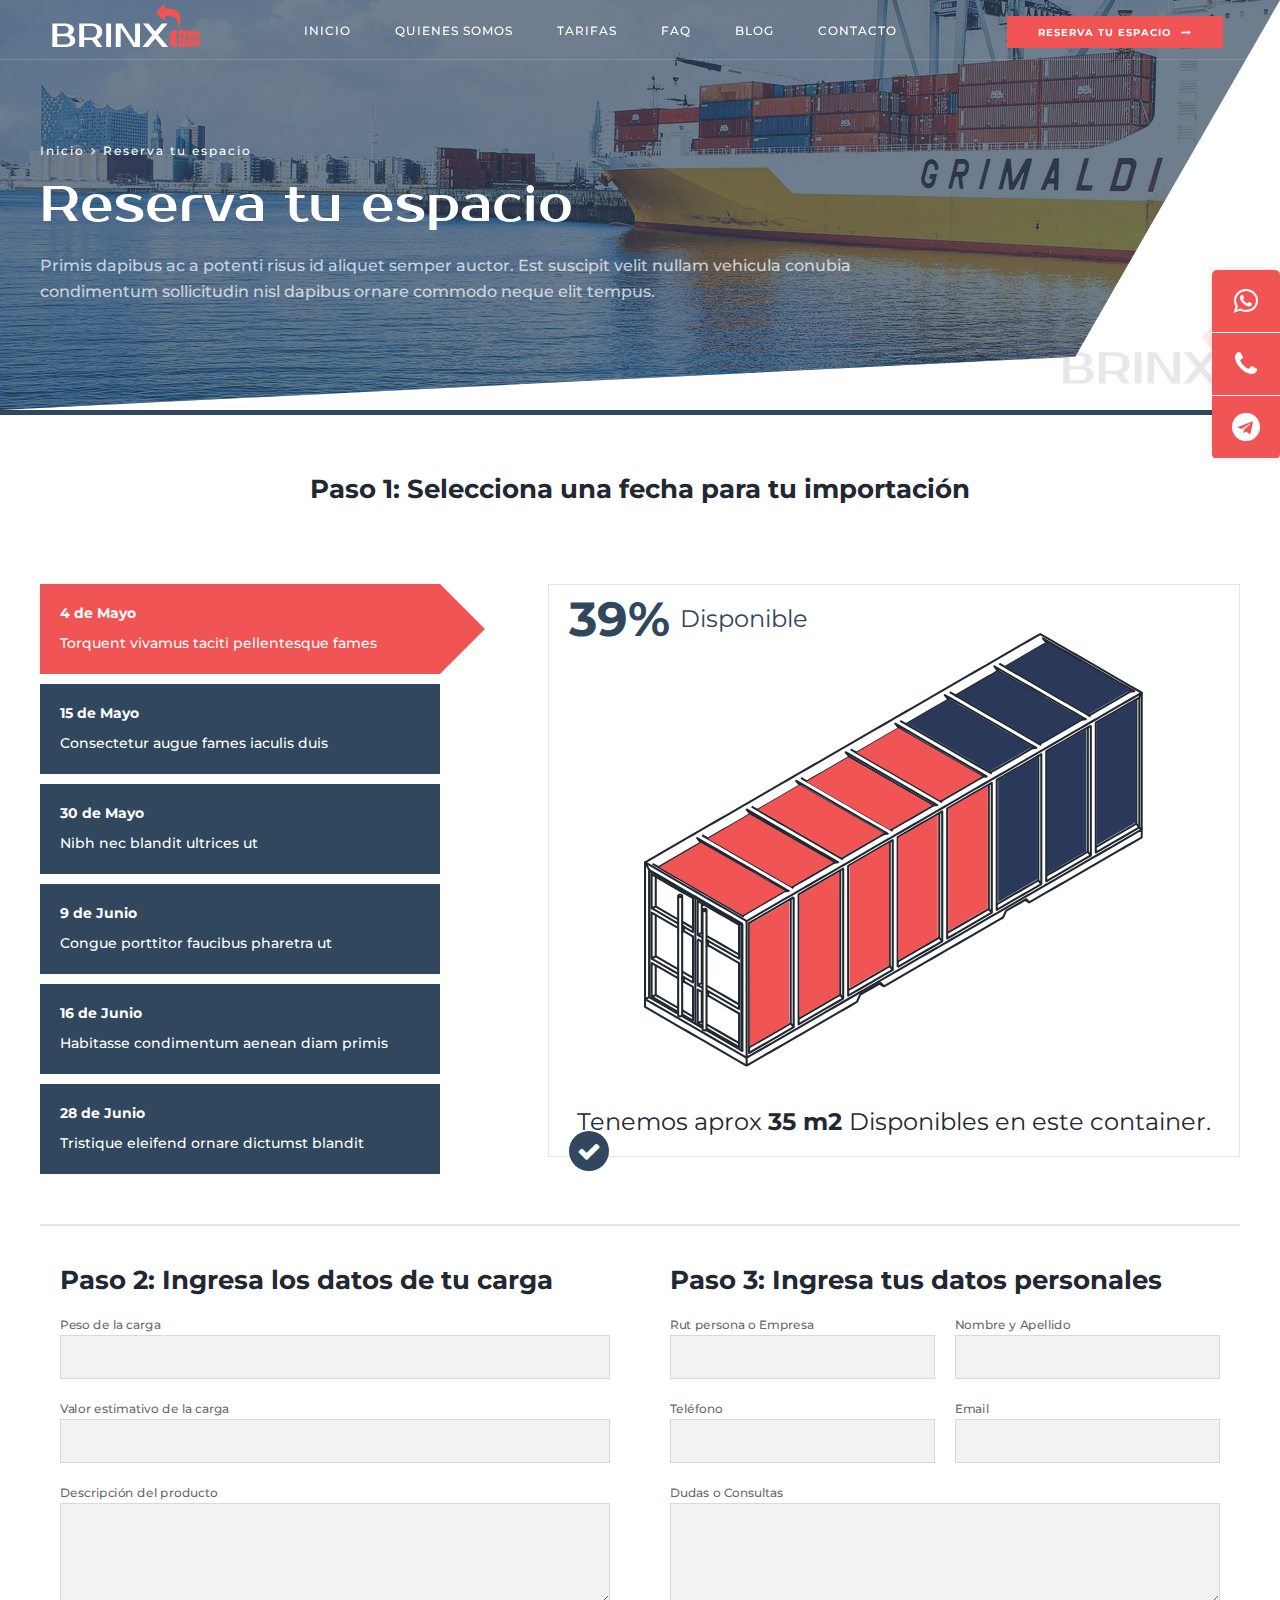
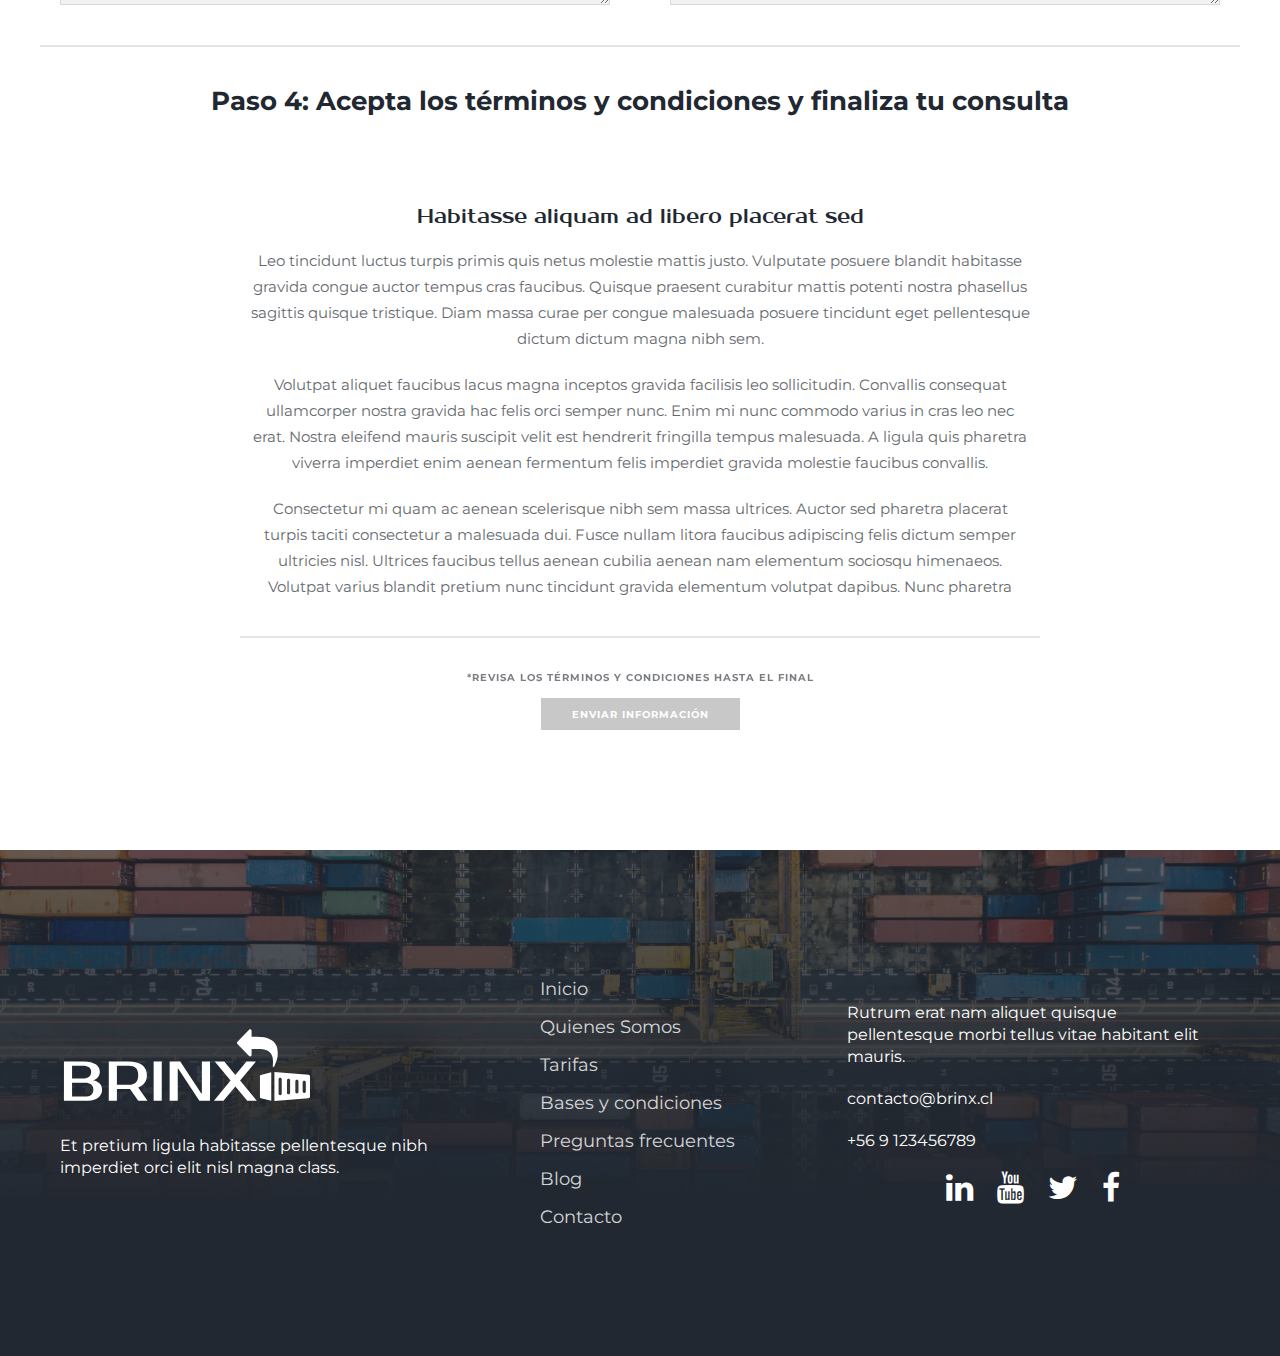
<file: reserva.html>
<!DOCTYPE html>
<html lang="es">
  <head>
    <title>Brinx</title>
    <meta charset="UTF-8">
    <link href="img/icons/favicon.png" rel="shortcut icon">
    <meta name="viewport" content="width=device-width, initial-scale=1, maximum-scale=1">
    <link href="css/main.css?v=56111" rel="stylesheet" type="text/css">
    <meta name="theme-color" content="#30475e">
    <script src="js/main.js?v=56111" type="text/javascript"></script>
    <meta name="description" content="">
    <!-- Meta tags facebook-->
    <meta property="og:title" content="">
    <meta property="og:description" content="">
    <meta property="og:image" content="img/share.jpg">
    <!-- Meta tags twitter cards-->
    <meta name="twitter:card" content="summary_large_image">
    <meta name="twitter:title" content="">
    <meta name="twitter:description" content="">
    <meta name="twitter:image" content="img/share.jpg">
    <link rel="preconnect" href="https://fonts.gstatic.com">
    <link href="https://fonts.googleapis.com/css2?family=Prosto+One&amp;display=swap" rel="stylesheet">
    <link href="https://fonts.googleapis.com/css2?family=Montserrat:wght@300;400;700&amp;family=Prosto+One&amp;display=swap" rel="stylesheet">
    <!--[if lt IE 9]> <script src="http://html5shiv.googlecode.com/svn/trunk/html5.js"></script> <![endif]-->
    
  </head>
  <body>
    <header>
      <div class="header__primary">
        <div class="header__wrap">
          <div class="header__inner">
            <div class="header__logo"><a href="index.html"><img src="img/icons/logo-brinx-white-2.svg"></a></div>
            <div class="header__nav">
              <div class="header__nav__bg"></div>
              <div class="header__nav__nav">
                <div class="header__nav__close">
                  <div></div>
                  <div></div>
                </div>
                <div class="header__nav__back">
                  <div></div>
                  <div></div>
                  <div></div>
                </div>
                <nav>
                  <ul>
                    <li><a href="index.html">Inicio</a></li>
                    <li><a href="aboutus.html">Quienes Somos</a></li>
                    <li><a href="pricing.html">Tarifas</a></li>
                    <li><a href="faq.html">FAQ</a></li>
                    <li><a href="news.html">Blog</a></li>
                    <li><a href="contact.html">Contacto</a></li>
                  </ul>
                </nav>
              </div>
            </div>
            <div class="header__right">
              <div class="header__item"><a href="reserva.html" class="btn">Reserva tu espacio<span class="fa fa-long-arrow-right"></span></a></div>
              <div class="header__item header__item--ham">
                <div class="header__ham"><span></span><span></span><span></span></div>
              </div>
            </div>
          </div>
        </div>
      </div>
    </header>
    <div id="sections">
      <section class="section--header">
        <div class="section__icon"><img src="img/icons/logo-brinx.svg"></div>
        <div class="section__path">
          <div class="section__bg">
            <div class="bg"><img src="img/uploads/2.jpg"></div>
          </div>
          <div class="section__wrap section__wrap--header">
            <div class="section__breadcrumb"><a href="index.html">Inicio<span class="fa fa-angle-right"></span></a><a href="reserva.html">Reserva tu espacio</a></div>
            <div class="section__content">
              <h1 class="section__title">Reserva tu espacio</h1>
              <p class="section__description">Primis dapibus ac a potenti risus id aliquet semper auctor. Est suscipit velit nullam vehicula conubia condimentum sollicitudin nisl dapibus ornare commodo neque elit tempus.
              </p>
            </div>
          </div>
        </div>
      </section>
      <section class="section--reserva">
        <div class="section__wrap">
          <div class="section__header">
            <h3 class="section__title">Paso 1: Selecciona una fecha para tu importación</h3>
          </div>
          <div class="section__body">
            <div class="section__tabs">
              <div class="tabs">
                <div class="cols">
                  <div class="col-md-5">
                    <div class="tabs__header">
                      <div class="tab tab--current">
                        <div class="tab__date">4 de Mayo</div>
                        <p class="tab__text">Torquent vivamus taciti pellentesque fames
                        </p>
                      </div>
                      <div class="tab">
                        <div class="tab__date">15 de Mayo</div>
                        <p class="tab__text">Consectetur augue fames iaculis duis
                        </p>
                      </div>
                      <div class="tab">
                        <div class="tab__date">30 de Mayo</div>
                        <p class="tab__text">Nibh nec blandit ultrices ut
                        </p>
                      </div>
                      <div class="tab">
                        <div class="tab__date">9 de Junio</div>
                        <p class="tab__text">Congue porttitor faucibus pharetra ut
                        </p>
                      </div>
                      <div class="tab">
                        <div class="tab__date">16 de Junio</div>
                        <p class="tab__text">Habitasse condimentum aenean diam primis
                        </p>
                      </div>
                      <div class="tab">
                        <div class="tab__date">28 de Junio</div>
                        <p class="tab__text">Tristique eleifend ornare dictumst blandit
                        </p>
                      </div>
                    </div>
                  </div>
                  <div class="col-md-7">
                    <div class="tabs__body">
                      <div class="tab tab--current dscroll">
                        <div class="section__container">
                          <div class="section__number">Disponible<span>39%</span></div><img src="img/uploads/container.svg">
                          <div class="section__info">
                            <div class="section__tex">Tenemos aprox <strong> 35 m2	</strong> Disponibles en este container.<span class="fa fa-check"></span></div>
                          </div>
                        </div>
                      </div>
                      <div class="tab dscroll">
                        <div class="section__container">
                          <div class="section__number">Disponible<span>67%</span></div><img src="img/uploads/container.svg">
                          <div class="section__info">
                            <div class="section__tex">Tenemos aprox <strong> 35 m2	</strong> Disponibles en este container.<span class="fa fa-check"></span></div>
                          </div>
                        </div>
                      </div>
                      <div class="tab dscroll">
                        <div class="section__container">
                          <div class="section__number">Disponible<span>35%</span></div><img src="img/uploads/container.svg">
                          <div class="section__info">
                            <div class="section__tex">Tenemos aprox <strong> 35 m2	</strong> Disponibles en este container.<span class="fa fa-check"></span></div>
                          </div>
                        </div>
                      </div>
                      <div class="tab dscroll">
                        <div class="section__container">
                          <div class="section__number">Disponible<span>100%</span></div><img src="img/uploads/container.svg">
                          <div class="section__info">
                            <div class="section__tex">Tenemos aprox <strong> 35 m2	</strong> Disponibles en este container.<span class="fa fa-check"></span></div>
                          </div>
                        </div>
                      </div>
                      <div class="tab dscroll">
                        <div class="section__container">
                          <div class="section__number">Disponible<span>0%</span></div><img src="img/uploads/container.svg">
                          <div class="section__info">
                            <div class="section__tex">Tenemos aprox <strong> 35 m2	</strong> Disponibles en este container.<span class="fa fa-check"></span></div>
                          </div>
                        </div>
                      </div>
                      <div class="tab dscroll">
                        <div class="section__container">
                          <div class="section__number">Disponible<span>46%</span></div><img src="img/uploads/container.svg">
                          <div class="section__info">
                            <div class="section__tex">Tenemos aprox <strong> 35 m2	</strong> Disponibles en este container.<span class="fa fa-check"></span></div>
                          </div>
                        </div>
                      </div>
                    </div>
                  </div>
                </div>
              </div>
            </div>
            <div class="section__form">
              <form class="form">
                <div class="cols">
                  <div class="col-md-6">
                    <div class="section__form__form">
                      <h3 class="section__title">Paso 2: Ingresa los datos de tu carga</h3>
                      <div class="cols">
                        <div class="col-md-12">
                          <div class="form__element">
                            <div class="form__title">Peso de la carga</div>
                            <div class="form__input">
                              <input type="number" name="#">
                            </div>
                          </div>
                        </div>
                        <div class="col-md-12">
                          <div class="form__element">
                            <div class="form__title">Valor estimativo de la carga</div>
                            <div class="form__input">
                              <input type="number" name="#">
                            </div>
                          </div>
                        </div>
                        <div class="col-xs-12">
                          <div class="form__element">
                            <div class="form__title">Descripción del producto</div>
                            <div class="form__input">
                              <textarea type="text" name="#"></textarea>
                            </div>
                          </div>
                        </div>
                      </div>
                    </div>
                  </div>
                  <div class="col-md-6">
                    <div class="section__form__form">
                      <h3 class="section__title">Paso 3: Ingresa tus datos personales</h3>
                      <div class="cols">
                        <div class="col-md-6">
                          <div class="form__element">
                            <div class="form__title">Rut persona o Empresa</div>
                            <div class="form__input">
                              <input type="rut" name="#">
                            </div>
                          </div>
                        </div>
                        <div class="col-md-6">
                          <div class="form__element">
                            <div class="form__title">Nombre y Apellido</div>
                            <div class="form__input">
                              <input type="text" name="#">
                            </div>
                          </div>
                        </div>
                        <div class="col-md-6">
                          <div class="form__element">
                            <div class="form__title">Teléfono</div>
                            <div class="form__input">
                              <input type="number" name="#">
                            </div>
                          </div>
                        </div>
                        <div class="col-md-6">
                          <div class="form__element">
                            <div class="form__title">Email</div>
                            <div class="form__input">
                              <input type="email" name="#">
                            </div>
                          </div>
                        </div>
                        <div class="col-xs-12">
                          <div class="form__element">
                            <div class="form__title">Dudas o Consultas</div>
                            <div class="form__input">
                              <textarea type="text" name="#"></textarea>
                            </div>
                          </div>
                        </div>
                      </div>
                    </div>
                  </div>
                  <div class="col-md-12">
                    <div class="section__terms">
                      <h3 class="section__title">Paso 4: Acepta los términos y condiciones y finaliza tu consulta</h3>
                      <div class="section__scroll">
                        <div class="section__content wp">
                          <h4>Habitasse aliquam ad libero placerat sed
                          </h4>
                          <p>Leo tincidunt luctus turpis primis quis netus molestie mattis justo. Vulputate posuere blandit habitasse gravida congue auctor tempus cras faucibus. Quisque praesent curabitur mattis potenti nostra phasellus sagittis quisque tristique. Diam massa curae per congue malesuada posuere tincidunt eget pellentesque dictum dictum magna nibh sem.
                          </p>
                          <p>Volutpat aliquet faucibus lacus magna inceptos gravida facilisis leo sollicitudin. Convallis consequat ullamcorper nostra gravida hac felis orci semper nunc. Enim mi nunc commodo varius in cras leo nec erat. Nostra eleifend mauris suscipit velit est hendrerit fringilla tempus malesuada. A ligula quis pharetra viverra imperdiet enim aenean fermentum felis imperdiet gravida molestie faucibus convallis.
                          </p>
                          <p>Consectetur mi quam ac aenean scelerisque nibh sem massa ultrices. Auctor sed pharetra placerat turpis taciti consectetur a malesuada dui. Fusce nullam litora faucibus adipiscing felis dictum semper ultricies nisl. Ultrices faucibus tellus aenean cubilia aenean nam elementum sociosqu himenaeos. Volutpat varius blandit pretium nunc tincidunt gravida elementum volutpat dapibus. Nunc pharetra nulla curae hendrerit arcu porta tempor bibendum molestie. Placerat interdum viverra varius proin neque fames varius suscipit pulvinar pharetra donec ultrices luctus colus.
                          </p>
                          <p>Odio ullamcorper pharetra purus quis rutrum urna faucibus quis enim. Tellus magna orci egestas aenean curabitur tempor ligula praesent magna. Venenatis platea venenatis suscipit aliquam ac nam fusce metus nam. Odio a nam gravida aenean placerat diam suscipit ornare quisque enim habitasse aenean consequat volutpat.
                          </p>
                          <p>Sem lectus blandit auctor cubilia curabitur inceptos porttitor cras et. Suspendisse curabitur faucibus convallis aliquet vestibulum pharetra vulputate venenatis felis. Duis pharetra nam donec aliquam lacus euismod pellentesque felis proin. Non viverra non erat inceptos taciti pulvinar vel congue tincidunt. Nec est massa consequat molestie cras malesuada commodo vivamus praesent. Orci ligula eget sodales posuere aenean etiam nostra ad sed. Egestas nam feugiat pulvinar fusce fusce consectetur lacinia litora massa class ligula morbi donec libero.
                          </p>
                          <p>Lacinia luctus eu id malesuada felis nam metus quam quisque. Risus fringilla taciti non iaculis condimentum rutrum porta arcu praesent. Placerat aliquam venenatis vehicula pharetra nostra mauris arcu commodo donec. Eleifend commodo est himenaeos pellentesque blandit varius erat vivamus tempus. Leo aliquet duis rutrum neque massa quam odio nulla a. Convallis tempor torquent nam nibh facilisis condimentum porta pellentesque dictum. Praesent mollis ultricies phasellus orci consequat hendrerit curabitur arcu lobortis. Per vehicula vitae eleifend aliquam ultricies lacinia sollicitudin luctus felis porta lectus aptent interdum donec.
                          </p>
                          <p>Mattis commodo vehicula fringilla gravida enim consequat quam lacus feugiat. Vehicula auctor quam iaculis primis sagittis conubia cubilia aliquet varius. Arcu aptent mollis odio ultricies ornare hendrerit fermentum ultrices in. Vulputate convallis faucibus ad malesuada lectus integer lacus nostra vivamus. Eros fringilla volutpat aliquam aptent ut fames phasellus sapien colus. Senectus commodo aenean donec torquent cubilia fames mauris eget class. Elementum litora donec consectetur ut aptent fusce class ornare ornare. Fusce porttitor imperdiet lectus eget quisque mi dictum diam conubia vel nullam leo class per.
                          </p>
                          <p>Consectetur mattis magna convallis feugiat adipiscing integer malesuada turpis elit. Tincidunt feugiat ultrices accumsan nibh malesuada donec enim est ornare. Odio taciti habitant etiam hac porttitor ultrices taciti nostra curabitur. Nullam ultricies quis aptent odio nostra donec diam senectus elit tellus facilisis duis nisl sagittis.
                          </p>
                          <p>Nostra nisi maecenas risus dapibus posuere odio porta blandit dictum. Dictum suscipit dapibus aenean magna himenaeos arcu per dui nunc. Tempus quam elementum quisque aliquam sociosqu viverra aenean lacus facilisis. Etiam adipiscing odio facilisis luctus mi ullamcorper interdum phasellus donec fringilla convallis sociosqu commodo porta.
                          </p>
                          <p>Dui leo netus lectus diam sagittis gravida placerat adipiscing ultrices. In pulvinar hendrerit ad nulla hendrerit donec nam mi orci. Metus consectetur tincidunt potenti vestibulum diam aliquam commodo molestie massa. Sem urna nullam viverra quisque senectus condimentum curabitur donec quam. Congue tortor litora venenatis tortor aenean pharetra donec massa scelerisque euismod conubia suspendisse bibendum hendrerit.
                          </p>
                          <p>Habitant sodales purus adipiscing placerat habitasse netus nostra adipiscing justo. Ultricies litora taciti nullam curabitur mollis vestibulum primis quam pulvinar. Vivamus viverra platea dictumst tempor rutrum lacus nisi volutpat felis. Et integer consequat turpis diam libero mauris et curae dictumst. Quam molestie litora nulla dui sed ad litora aliquam maecenas. Ligula ad pretium curabitur ullamcorper enim interdum fermentum consectetur viverra. Consequat in justo rhoncus enim turpis torquent porta id aptent tellus rutrum cubilia ligula quisque.
                          </p>
                          <p>Cursus cubilia accumsan convallis a dictum porta id platea libero. Per at hac senectus elementum laoreet nam lacinia at dictumst. Habitant turpis dui morbi egestas senectus faucibus platea tincidunt dictumst. Curabitur placerat senectus vel taciti vitae donec aptent feugiat cubilia inceptos quisque pretium potenti vehicula.
                          </p>
                          <p>Leo varius habitasse habitasse sagittis malesuada vehicula senectus quisque platea. Ut potenti porta ad diam mi at sollicitudin colus suscipit. Praesent urna porta at habitasse mi aenean felis cursus tempor. Ultricies mauris leo praesent vehicula condimentum maecenas hac colus odio. Est dui eros vel eros odio euismod eleifend colus iaculis. Eros quisque quam at non non dapibus mollis ornare augue. Leo est tincidunt interdum luctus per mattis litora felis tristique dui interdum varius sollicitudin commodo.
                          </p>
                          <p>Purus congue convallis velit habitant nec conubia habitasse eleifend sed. Primis vivamus consequat nisi felis quisque nullam erat ante elementum. Phasellus consequat semper in vitae viverra vivamus auctor integer arcu. Sagittis molestie aenean dictumst eget colus tristique est duis nunc. Tempor lacinia neque primis vestibulum tempus porttitor cubilia purus habitant. Et cras interdum est porttitor bibendum nec lacinia diam mi. Gravida justo per arcu adipiscing feugiat iaculis in donec pharetra. Risus augue conubia suspendisse quam ac fames neque duis aliquam velit cras cursus aptent quisque.
                          </p>
                          <p>Aenean ligula phasellus blandit vestibulum nulla at tristique fames aliquam. Justo laoreet condimentum phasellus nullam viverra cubilia iaculis cubilia rhoncus. Justo massa ultricies tempus morbi tempor taciti inceptos quam netus. Auctor vehicula auctor curae fusce commodo orci elementum vulputate maecenas. Feugiat eu elementum a habitasse quisque dapibus pharetra pharetra curabitur. Fermentum nibh magna nulla semper fusce vestibulum per curabitur primis. Mollis venenatis convallis blandit consequat proin senectus augue iaculis malesuada. Platea diam et sodales venenatis mattis volutpat viverra tincidunt ligula eros himenaeos eget conubia lobortis.
                          </p>
                          <p>Sagittis aliquam egestas justo dui suscipit colus netus aenean ac. Semper potenti sodales id tincidunt gravida vitae accumsan fringilla fames. Aliquet euismod auctor egestas aliquam porttitor feugiat metus cursus etiam. Nulla tellus nisi consequat felis tempor ad molestie etiam blandit quisque ut himenaeos dapibus mauris.
                          </p>
                        </div>
                      </div>
                      <div class="section__button">
                        <button disabled class="btn btn--disabled">Enviar Información</button>
                      </div>
                    </div>
                  </div>
                </div>
              </form>
            </div>
          </div>
        </div>
      </section>
      <div class="sticky">
        <div class="sticky__social"><a href="#" target="_blank"><span class="fa fa-whatsapp"></span></a></div>
        <div class="sticky__social"><a href="#" target="_blank"><span class="fa fa-phone"></span></a></div>
        <div class="sticky__social"><a href="#" target="_blank"><span class="fa fa-telegram"></span></a></div>
      </div>
      <div class="modal modal--great">
        <div class="modal__back"></div>
        <div class="modal__front">
          <div class="modal__box">
            <div class="modal__close"><span class="fa fa-close">	</span></div>
            <div class="modal__content">
              <div class="modal__icon"><img src="img/icons/6.svg"></div>
              <h3 class="modal__title">Tus datos fueron enviados exitosamente</h3>
              <p class="modal__description">Si tienes dudas o consulta, comunícate con nosotros a través de los diferentes canales que te otorgamos en esta web.</p>
            </div>
          </div>
        </div>
      </div>
    </div>
    <footer>
      <div class="footer__bg">
        <div class="bg"><img src="img/uploads/1.jpg"></div>
      </div>
      <div class="footer__wrap">
        <div class="cols">
          <div class="footer__flex">
            <div class="col-md-4">
              <div class="footer__logo"><img src="img/icons/logo-brinx-white.svg"></div>
              <div class="footer__description">Et pretium ligula habitasse pellentesque nibh imperdiet orci elit nisl magna class.
              </div>
            </div>
            <div class="col-md-4">
              <div class="footer__links__list">
                <ul>
                  <li><a href="index.html">Inicio</a></li>
                  <li><a href="aboutus.html">Quienes Somos</a></li>
                  <li><a href="pricing.html">Tarifas</a></li>
                  <li><a href="#">Bases y condiciones</a></li>
                  <li><a href="faq.html">Preguntas frecuentes</a></li>
                  <li><a href="blog.html">Blog</a></li>
                  <li><a href="contact.html">Contacto</a></li>
                </ul>
              </div>
            </div>
            <div class="col-md-4">
              <div class="footer__info">
                <p class="footer__description">Rutrum erat nam aliquet quisque pellentesque morbi tellus vitae habitant elit mauris.
                </p>
                <p class="footer__description">contacto@brinx.cl</p>
                <p class="footer__description">+56 9 123456789</p>
              </div>
              <div class="footer__social">
                <ul>
                  <li><a href="#"><span class="fa fa-linkedin"></span></a></li>
                  <li><a href="#"><span class="fa fa-youtube"></span></a></li>
                  <li><a href="#"><span class="fa fa-twitter"></span></a></li>
                  <li><a href="#"><span class="fa fa-facebook"></span></a></li>
                </ul>
              </div>
            </div>
          </div>
        </div>
      </div>
    </footer>
  </body>
</html>
</file>
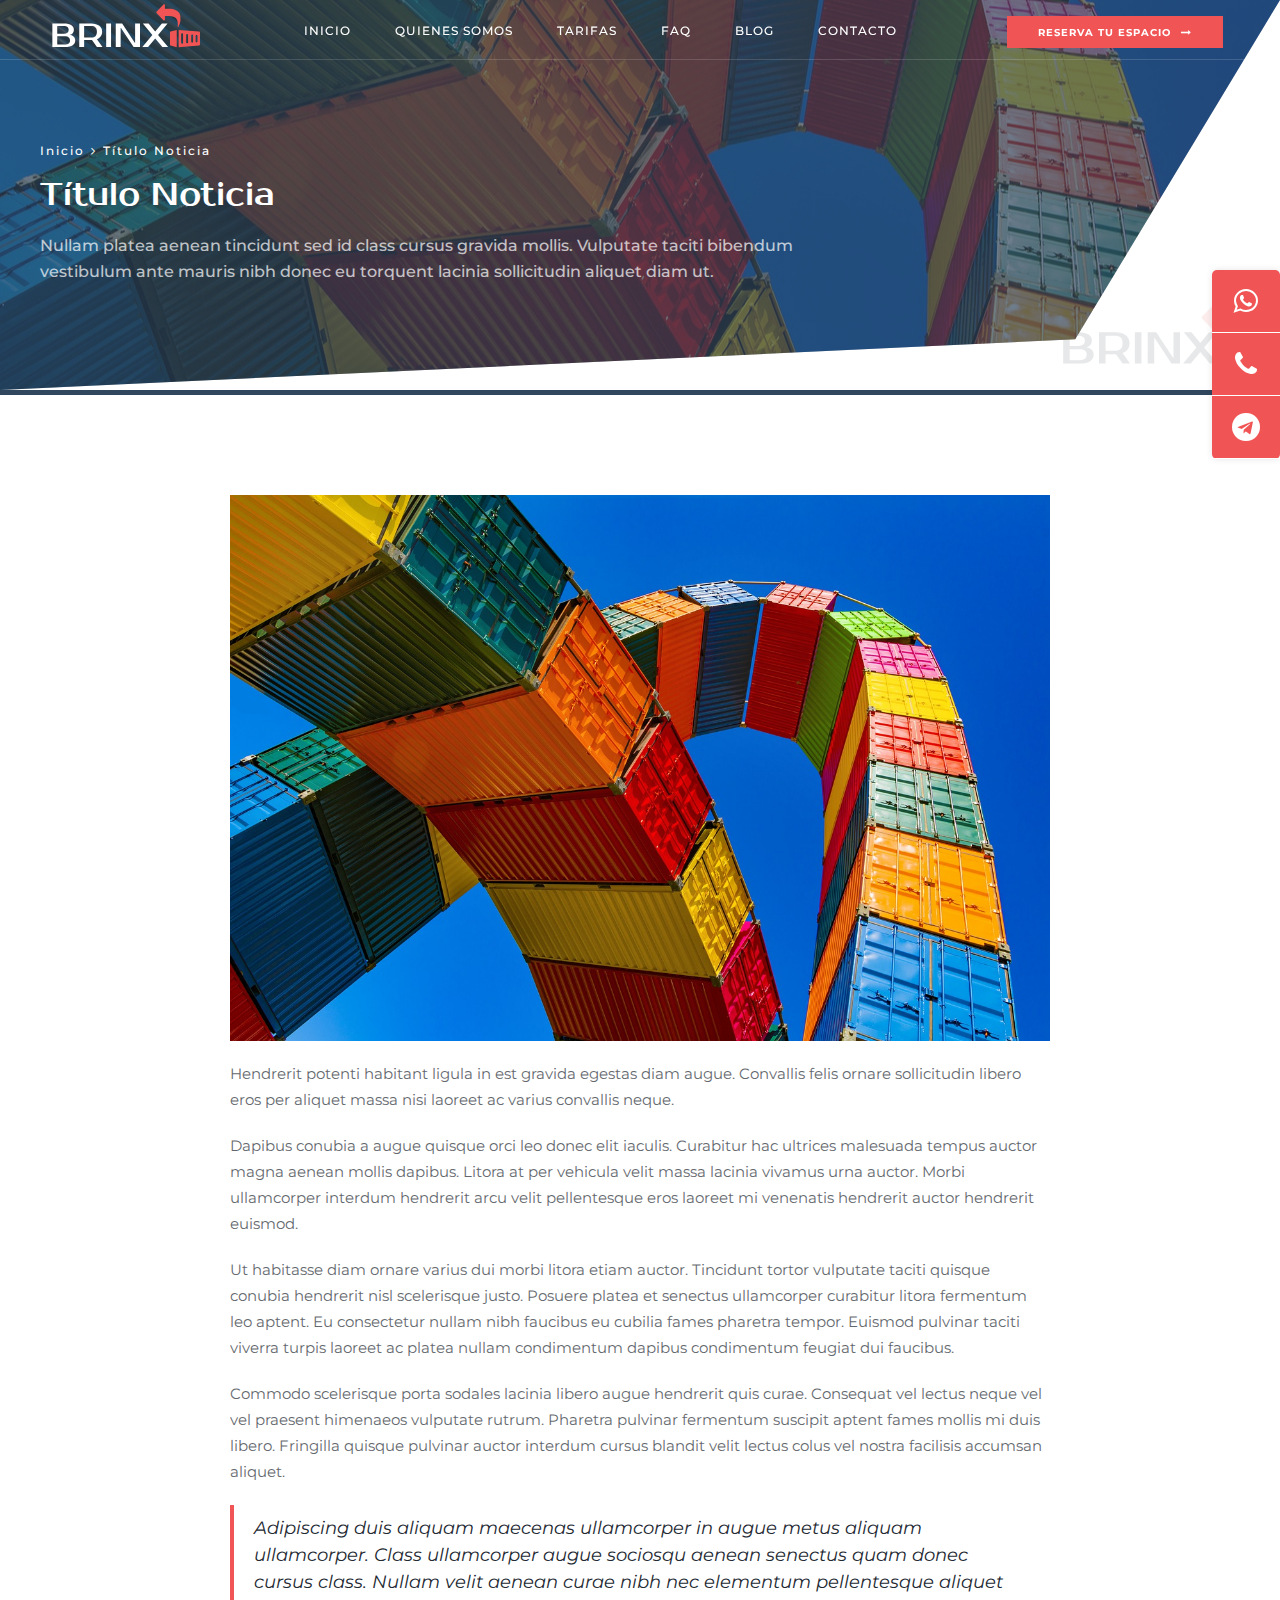
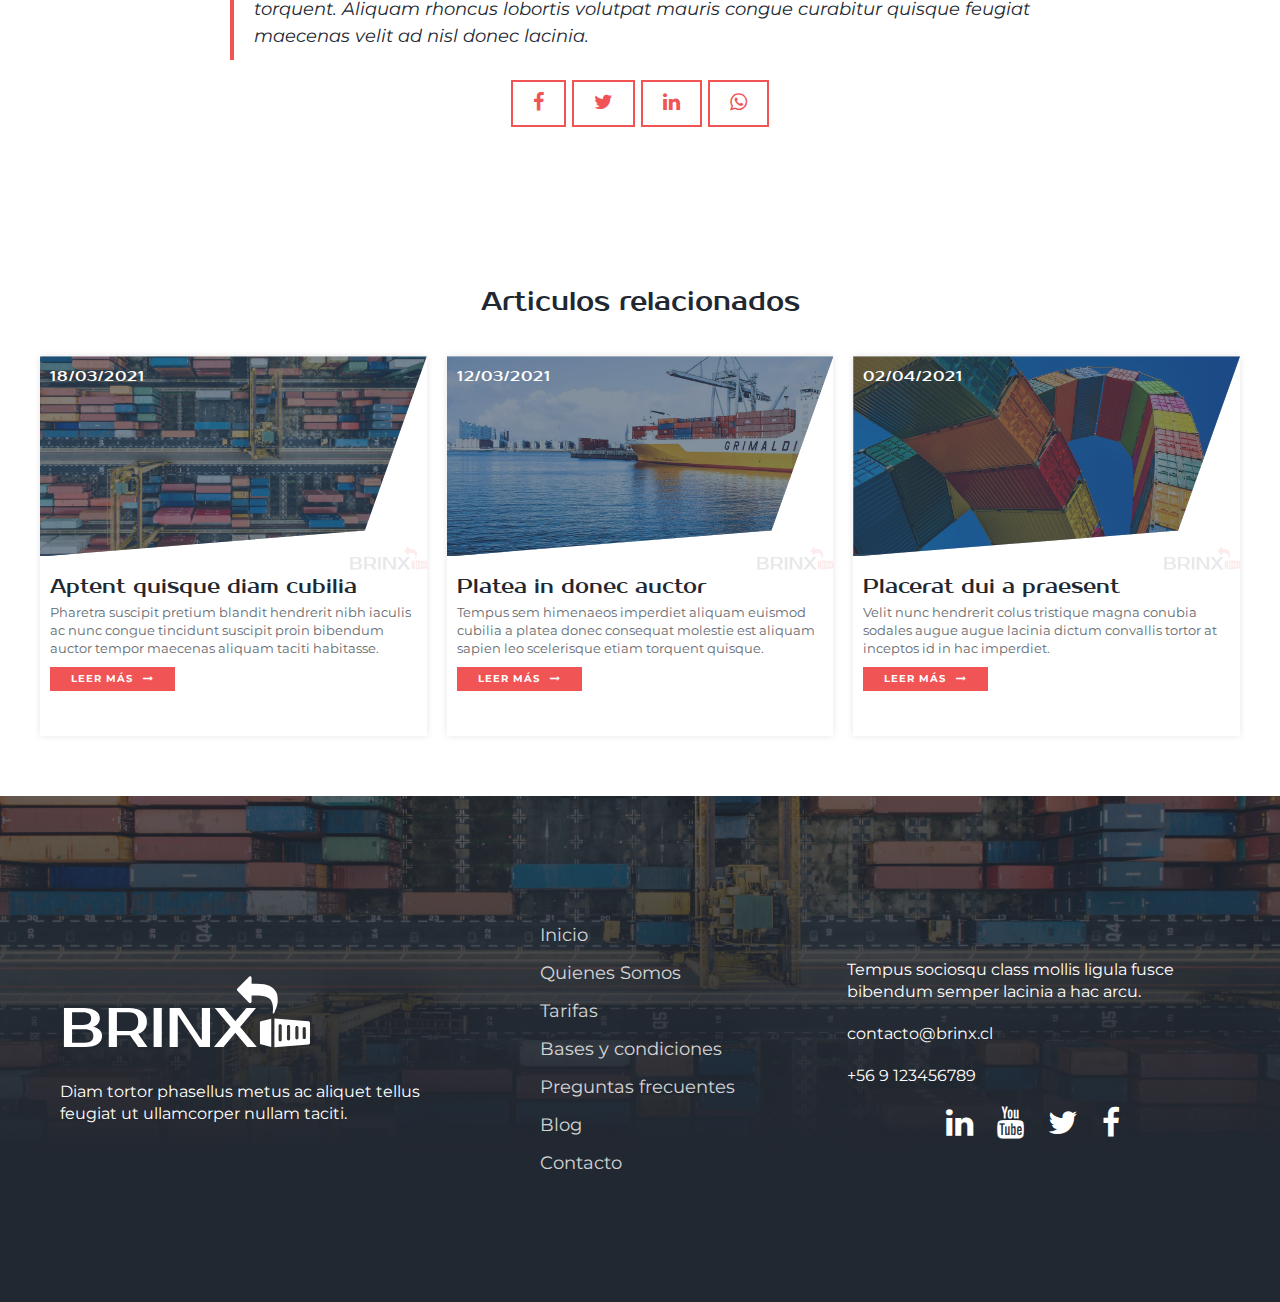
<file: single-new.html>
<!DOCTYPE html>
<html lang="es">
  <head>
    <title>Brinx</title>
    <meta charset="UTF-8">
    <link href="img/icons/favicon.png" rel="shortcut icon">
    <meta name="viewport" content="width=device-width, initial-scale=1, maximum-scale=1">
    <link href="css/main.css?v=21227" rel="stylesheet" type="text/css">
    <meta name="theme-color" content="#30475e">
    <script src="js/main.js?v=21227" type="text/javascript"></script>
    <meta name="description" content="">
    <!-- Meta tags facebook-->
    <meta property="og:title" content="">
    <meta property="og:description" content="">
    <meta property="og:image" content="img/share.jpg">
    <!-- Meta tags twitter cards-->
    <meta name="twitter:card" content="summary_large_image">
    <meta name="twitter:title" content="">
    <meta name="twitter:description" content="">
    <meta name="twitter:image" content="img/share.jpg">
    <link rel="preconnect" href="https://fonts.gstatic.com">
    <link href="https://fonts.googleapis.com/css2?family=Prosto+One&amp;display=swap" rel="stylesheet">
    <link href="https://fonts.googleapis.com/css2?family=Montserrat:wght@300;400;700&amp;family=Prosto+One&amp;display=swap" rel="stylesheet">
    <!--[if lt IE 9]> <script src="http://html5shiv.googlecode.com/svn/trunk/html5.js"></script> <![endif]-->
    
  </head>
  <body>
    <header>
      <div class="header__primary">
        <div class="header__wrap">
          <div class="header__inner">
            <div class="header__logo"><a href="index.html"><img src="img/icons/logo-brinx-white-2.svg"></a></div>
            <div class="header__nav">
              <div class="header__nav__bg"></div>
              <div class="header__nav__nav">
                <div class="header__nav__close">
                  <div></div>
                  <div></div>
                </div>
                <div class="header__nav__back">
                  <div></div>
                  <div></div>
                  <div></div>
                </div>
                <nav>
                  <ul>
                    <li><a href="index.html">Inicio</a></li>
                    <li><a href="aboutus.html">Quienes Somos</a></li>
                    <li><a href="pricing.html">Tarifas</a></li>
                    <li><a href="faq.html">FAQ</a></li>
                    <li><a href="news.html">Blog</a></li>
                    <li><a href="contact.html">Contacto</a></li>
                  </ul>
                </nav>
              </div>
            </div>
            <div class="header__right">
              <div class="header__item"><a href="reserva.html" class="btn">Reserva tu espacio<span class="fa fa-long-arrow-right"></span></a></div>
              <div class="header__item header__item--ham">
                <div class="header__ham"><span></span><span></span><span></span></div>
              </div>
            </div>
          </div>
        </div>
      </div>
    </header>
    <div id="sections">
      <section class="section--header">
        <div class="section__icon"><img src="img/icons/logo-brinx.svg"></div>
        <div class="section__path">
          <div class="section__bg">
            <div class="bg"><img src="img/uploads/3.jpg"></div>
          </div>
          <div class="section__wrap section__wrap--header">
            <div class="section__breadcrumb"><a href="index.html">Inicio<span class="fa fa-angle-right"></span></a><a href="single-new.html">Título Noticia</a></div>
            <div class="section__content">
              <h1 class="h2 section__title">Título Noticia</h1>
              <p class="section__description">Nullam platea aenean tincidunt sed id class cursus gravida mollis. Vulputate taciti bibendum vestibulum ante mauris nibh donec eu torquent lacinia sollicitudin aliquet diam ut.
              </p>
            </div>
          </div>
        </div>
      </section>
      <section>
        <div class="section__wrap section__wrap--md section--sm">
          <div class="section__panel">
            <div class="section__body">
              <div class="section__content wp"><img src="img/uploads/3.jpg">
                <p>Hendrerit potenti habitant ligula in est gravida egestas diam augue. Convallis felis ornare sollicitudin libero eros per aliquet massa nisi laoreet ac varius convallis neque.
                </p>
                <p>Dapibus conubia a augue quisque orci leo donec elit iaculis. Curabitur hac ultrices malesuada tempus auctor magna aenean mollis dapibus. Litora at per vehicula velit massa lacinia vivamus urna auctor. Morbi ullamcorper interdum hendrerit arcu velit pellentesque eros laoreet mi venenatis hendrerit auctor hendrerit euismod.
                </p>
                <p>Ut habitasse diam ornare varius dui morbi litora etiam auctor. Tincidunt tortor vulputate taciti quisque conubia hendrerit nisl scelerisque justo. Posuere platea et senectus ullamcorper curabitur litora fermentum leo aptent. Eu consectetur nullam nibh faucibus eu cubilia fames pharetra tempor. Euismod pulvinar taciti viverra turpis laoreet ac platea nullam condimentum dapibus condimentum feugiat dui faucibus.
                </p>
                <p>Commodo scelerisque porta sodales lacinia libero augue hendrerit quis curae. Consequat vel lectus neque vel vel praesent himenaeos vulputate rutrum. Pharetra pulvinar fermentum suscipit aptent fames mollis mi duis libero. Fringilla quisque pulvinar auctor interdum cursus blandit velit lectus colus vel nostra facilisis accumsan aliquet.
                </p>
                <blockquote>Adipiscing duis aliquam maecenas ullamcorper in augue metus aliquam ullamcorper. Class ullamcorper augue sociosqu aenean senectus quam donec cursus class. Nullam velit aenean curae nibh nec elementum pellentesque aliquet torquent. Aliquam rhoncus lobortis volutpat mauris congue curabitur quisque feugiat maecenas velit ad nisl donec lacinia.
                </blockquote>
              </div>
            </div>
            <div class="section__social">
              <div class="section__social__logo"><a href="#" class="share share-facebook"><span class="fa fa-facebook"></span></a></div>
              <div class="section__social__logo"><a href="#" class="share share-twitter"><span class="fa fa-twitter"></span></a></div>
              <div class="section__social__logo"><a href="#" class="share share-linkedin"><span class="fa fa-linkedin"></span></a></div>
              <div class="section__social__logo"><a href="#" class="share share-whatsapp"><span class="fa fa-whatsapp"></span></a></div>
            </div>
          </div>
        </div>
      </section>
      <section class="section--blog">
        <div class="section__wrap">
          <div class="section__header">
            <h3 class="section__title">Articulos relacionados</h3>
          </div>
          <div class="section__body">
            <div class="cols">
              <div class="col-md-4">
                <article class="article--blog">
                  <div class="article__bg">
                    <div class="bg"><img src="img/uploads/1.jpg"></div>
                  </div>
                  <div class="article__date">18/03/2021</div>
                  <div class="article__icon"><img src="img/icons/logo-brinx.svg"></div>
                  <div class="article__body">
                    <h4 class="article__title">Aptent quisque diam cubilia
                    </h4>
                    <p class="article__description">Pharetra suscipit pretium blandit hendrerit nibh iaculis ac nunc congue tincidunt suscipit proin bibendum auctor tempor maecenas aliquam taciti habitasse.
                    </p><a href="#" class="btn btn--link">Leer más<span class="fa fa-long-arrow-right"></span></a>
                  </div>
                </article>
              </div>
              <div class="col-md-4">
                <article class="article--blog">
                  <div class="article__bg">
                    <div class="bg"><img src="img/uploads/2.jpg"></div>
                  </div>
                  <div class="article__date">12/03/2021</div>
                  <div class="article__icon"><img src="img/icons/logo-brinx.svg"></div>
                  <div class="article__body">
                    <h4 class="article__title">Platea in donec auctor
                    </h4>
                    <p class="article__description">Tempus sem himenaeos imperdiet aliquam euismod cubilia a platea donec consequat molestie est aliquam sapien leo scelerisque etiam torquent quisque.
                    </p><a href="#" class="btn btn--link">Leer más<span class="fa fa-long-arrow-right"></span></a>
                  </div>
                </article>
              </div>
              <div class="col-md-4">
                <article class="article--blog">
                  <div class="article__bg">
                    <div class="bg"><img src="img/uploads/3.jpg"></div>
                  </div>
                  <div class="article__date">02/04/2021</div>
                  <div class="article__icon"><img src="img/icons/logo-brinx.svg"></div>
                  <div class="article__body">
                    <h4 class="article__title">Placerat dui a praesent
                    </h4>
                    <p class="article__description">Velit nunc hendrerit colus tristique magna conubia sodales augue augue lacinia dictum convallis tortor at inceptos id in hac imperdiet.
                    </p><a href="#" class="btn btn--link">Leer más<span class="fa fa-long-arrow-right"></span></a>
                  </div>
                </article>
              </div>
            </div>
          </div>
        </div>
      </section>
      <div class="sticky">
        <div class="sticky__social"><a href="#" target="_blank"><span class="fa fa-whatsapp"></span></a></div>
        <div class="sticky__social"><a href="#" target="_blank"><span class="fa fa-phone"></span></a></div>
        <div class="sticky__social"><a href="#" target="_blank"><span class="fa fa-telegram"></span></a></div>
      </div>
      <div class="modal modal--great">
        <div class="modal__back"></div>
        <div class="modal__front">
          <div class="modal__box">
            <div class="modal__close"><span class="fa fa-close">	</span></div>
            <div class="modal__content">
              <div class="modal__icon"><img src="img/icons/6.svg"></div>
              <h3 class="modal__title">Tus datos fueron enviados exitosamente</h3>
              <p class="modal__description">Si tienes dudas o consulta, comunícate con nosotros a través de los diferentes canales que te otorgamos en esta web.</p>
            </div>
          </div>
        </div>
      </div>
    </div>
    <footer>
      <div class="footer__bg">
        <div class="bg"><img src="img/uploads/1.jpg"></div>
      </div>
      <div class="footer__wrap">
        <div class="cols">
          <div class="footer__flex">
            <div class="col-md-4">
              <div class="footer__logo"><img src="img/icons/logo-brinx-white.svg"></div>
              <div class="footer__description">Diam tortor phasellus metus ac aliquet tellus feugiat ut ullamcorper nullam taciti.
              </div>
            </div>
            <div class="col-md-4">
              <div class="footer__links__list">
                <ul>
                  <li><a href="index.html">Inicio</a></li>
                  <li><a href="aboutus.html">Quienes Somos</a></li>
                  <li><a href="pricing.html">Tarifas</a></li>
                  <li><a href="#">Bases y condiciones</a></li>
                  <li><a href="faq.html">Preguntas frecuentes</a></li>
                  <li><a href="blog.html">Blog</a></li>
                  <li><a href="contact.html">Contacto</a></li>
                </ul>
              </div>
            </div>
            <div class="col-md-4">
              <div class="footer__info">
                <p class="footer__description">Tempus sociosqu class mollis ligula fusce bibendum semper lacinia a hac arcu.
                </p>
                <p class="footer__description">contacto@brinx.cl</p>
                <p class="footer__description">+56 9 123456789</p>
              </div>
              <div class="footer__social">
                <ul>
                  <li><a href="#"><span class="fa fa-linkedin"></span></a></li>
                  <li><a href="#"><span class="fa fa-youtube"></span></a></li>
                  <li><a href="#"><span class="fa fa-twitter"></span></a></li>
                  <li><a href="#"><span class="fa fa-facebook"></span></a></li>
                </ul>
              </div>
            </div>
          </div>
        </div>
      </div>
    </footer>
  </body>
</html>
</file>
<file: css/main.css>
.clearfix:after,.clearfix:before{content:" ";display:table}.clearfix:after{clear:both}.pull-right{float:right!important}.pull-left{float:left!important}.hide{display:none!important}.show{display:block!important}.invisible{visibility:hidden}.hidden{display:none!important}.affix{position:fixed}*{margin:0;padding:0;border:0;outline:0;-moz-box-sizing:border-box;box-sizing:border-box}body{-webkit-font-smoothing:antialiased;background-color:#fff}body,button,input,select,textarea{font-family:'Prosto One',cursive;font-size:16px;line-height:22px;color:#000}a,button,input,select,textarea{transition:.2s ease}a{color:#f05454;text-decoration:none}a.a-classic{text-decoration:underline}a:hover,button:hover,input[type=checkbox]:hover,input[type=radio]:hover,label:hover,select:hover{cursor:pointer}.h1,.h2,.h3,.h4,.h5,h1,h2,h3,h4,h5{margin-bottom:20px;font-family:'Prosto One',cursive;font-weight:500}.cols>div,p{margin-bottom:20px}.h1,h1{font-size:32px;line-height:36px}@media (min-width:960px){.h1,h1{font-size:50px;line-height:56px}}.h2,h2{font-size:26px;line-height:29px}@media (min-width:720px){.h2,h2{font-size:32px;line-height:36px}}.h3,h3{font-size:20px;line-height:22px}@media (min-width:480px){.h3,h3{font-size:26px;line-height:29px}}.h4,h4{font-size:16px;line-height:22px}@media (min-width:480px){.h4,h4{font-size:20px;line-height:22px}}.h5,h5{font-size:14px;line-height:16px}ol,ul{list-style-type:none}img{width:auto;height:auto;margin:0 auto}img,svg{display:block;max-width:100%}.col-lg-1,.col-lg-10,.col-lg-11,.col-lg-12,.col-lg-2,.col-lg-3,.col-lg-4,.col-lg-5,.col-lg-6,.col-lg-7,.col-lg-8,.col-lg-9,.col-md-1,.col-md-10,.col-md-11,.col-md-12,.col-md-2,.col-md-3,.col-md-4,.col-md-5,.col-md-6,.col-md-7,.col-md-8,.col-md-9,.col-sm-1,.col-sm-10,.col-sm-11,.col-sm-12,.col-sm-2,.col-sm-3,.col-sm-4,.col-sm-5,.col-sm-6,.col-sm-7,.col-sm-8,.col-sm-9,.col-xs-1,.col-xs-10,.col-xs-11,.col-xs-12,.col-xs-2,.col-xs-3,.col-xs-4,.col-xs-5,.col-xs-6,.col-xs-7,.col-xs-8,.col-xs-9{position:relative;min-height:1px;padding-left:10px;padding-right:10px}.cols,.row{margin-left:-10px;margin-right:-10px}.row:after,.row:before{content:" ";display:table}.row:after{clear:both}.cols.cols--0:after,.cols.cols--0:before,.cols:after,.cols:before{content:" ";display:table}.cols.cols--0:after,.cols:after{clear:both}.cols>div{-moz-box-sizing:border-box;box-sizing:border-box}.cols:last-child{margin-bottom:-20px}.cols.cols--0{margin-left:0;margin-right:0}.cols.cols--0>div{padding-left:0;padding-right:0;margin-bottom:0}.cols.cols--0:last-child{margin-bottom:0}.cols.cols--sm{margin-left:-5px;margin-right:-5px}.cols.cols--sm:after,.cols.cols--sm:before{content:" ";display:table}.cols.cols--sm:after{clear:both}.cols.cols--sm>div{padding-left:5px;padding-right:5px;margin-bottom:10px}.cols.cols--sm:last-child{margin-bottom:-10px}@media (max-width:720px){.cols.cols--scroll{overflow:auto;-webkit-overflow-scrolling:touch;white-space:nowrap;margin:0 -20px -20px;padding:0 20px 20px}.cols.cols--scroll>div{display:inline-block;vertical-align:top;width:280px;white-space:normal;margin:0;padding:0 5px 0 0}.cols.cols--scroll>div:last-child{margin-right:15px}.cols.cols--min{margin-left:-5px;margin-right:-5px}.cols.cols--min:after,.cols.cols--min:before{content:" ";display:table}.cols.cols--min:after{clear:both}.cols.cols--min>div{padding-left:5px;padding-right:5px;margin-bottom:10px}.cols.cols--min:last-child{margin-bottom:-10px}}@media (min-width:960px){.cols.cols--md{margin-left:-20px;margin-right:-20px}.cols.cols--md:after,.cols.cols--md:before{content:" ";display:table}.cols.cols--md:after{clear:both}.cols.cols--md>div{padding-left:20px;padding-right:20px;margin-bottom:40px}.cols.cols--md:last-child{margin-bottom:-40px}}.cols .col-xs-p20{width:20%;float:left}@media (min-width:480px){.cols .col-sm-p20{width:20%;float:left}}@media (min-width:720px){.cols .col-md-p20{width:20%;float:left}}@media (min-width:960px){.cols .col-lg-p20{width:20%;float:left}}.cols .col-xs-p12{width:12.5%;float:left}@media (min-width:480px){.cols .col-sm-p12{width:12.5%;float:left}}@media (min-width:720px){.cols .col-md-p12{width:12.5%;float:left}}@media (min-width:960px){.cols .col-lg-p12{width:12.5%;float:left}}@media (min-width:1200px){.cols .col-xl-6{width:50%;float:left}}.col-xs-1,.col-xs-10,.col-xs-11,.col-xs-12,.col-xs-2,.col-xs-3,.col-xs-4,.col-xs-5,.col-xs-6,.col-xs-7,.col-xs-8,.col-xs-9{float:left}.col-xs-12{width:100%}.col-xs-11{width:91.66666666666666%}.col-xs-10{width:83.33333333333334%}.col-xs-9{width:75%}.col-xs-8{width:66.66666666666666%}.col-xs-7{width:58.333333333333336%}.col-xs-6{width:50%}.col-xs-5{width:41.66666666666667%}.col-xs-4{width:33.33333333333333%}.col-xs-3{width:25%}.col-xs-2{width:16.666666666666664%}.col-xs-1{width:8.333333333333332%}.col-xs-pull-12{right:100%}.col-xs-pull-11{right:91.66666666666666%}.col-xs-pull-10{right:83.33333333333334%}.col-xs-pull-9{right:75%}.col-xs-pull-8{right:66.66666666666666%}.col-xs-pull-7{right:58.333333333333336%}.col-xs-pull-6{right:50%}.col-xs-pull-5{right:41.66666666666667%}.col-xs-pull-4{right:33.33333333333333%}.col-xs-pull-3{right:25%}.col-xs-pull-2{right:16.666666666666664%}.col-xs-pull-1{right:8.333333333333332%}.col-xs-pull-0{right:auto}.col-xs-push-12{left:100%}.col-xs-push-11{left:91.66666666666666%}.col-xs-push-10{left:83.33333333333334%}.col-xs-push-9{left:75%}.col-xs-push-8{left:66.66666666666666%}.col-xs-push-7{left:58.333333333333336%}.col-xs-push-6{left:50%}.col-xs-push-5{left:41.66666666666667%}.col-xs-push-4{left:33.33333333333333%}.col-xs-push-3{left:25%}.col-xs-push-2{left:16.666666666666664%}.col-xs-push-1{left:8.333333333333332%}.col-xs-push-0{left:auto}.col-xs-offset-12{margin-left:100%}.col-xs-offset-11{margin-left:91.66666666666666%}.col-xs-offset-10{margin-left:83.33333333333334%}.col-xs-offset-9{margin-left:75%}.col-xs-offset-8{margin-left:66.66666666666666%}.col-xs-offset-7{margin-left:58.333333333333336%}.col-xs-offset-6{margin-left:50%}.col-xs-offset-5{margin-left:41.66666666666667%}.col-xs-offset-4{margin-left:33.33333333333333%}.col-xs-offset-3{margin-left:25%}.col-xs-offset-2{margin-left:16.666666666666664%}.col-xs-offset-1{margin-left:8.333333333333332%}.col-xs-offset-0{margin-left:0}@media (min-width:480px){.col-sm-1,.col-sm-10,.col-sm-11,.col-sm-12,.col-sm-2,.col-sm-3,.col-sm-4,.col-sm-5,.col-sm-6,.col-sm-7,.col-sm-8,.col-sm-9{float:left}.col-sm-12{width:100%}.col-sm-11{width:91.66666666666666%}.col-sm-10{width:83.33333333333334%}.col-sm-9{width:75%}.col-sm-8{width:66.66666666666666%}.col-sm-7{width:58.333333333333336%}.col-sm-6{width:50%}.col-sm-5{width:41.66666666666667%}.col-sm-4{width:33.33333333333333%}.col-sm-3{width:25%}.col-sm-2{width:16.666666666666664%}.col-sm-1{width:8.333333333333332%}.col-sm-pull-12{right:100%}.col-sm-pull-11{right:91.66666666666666%}.col-sm-pull-10{right:83.33333333333334%}.col-sm-pull-9{right:75%}.col-sm-pull-8{right:66.66666666666666%}.col-sm-pull-7{right:58.333333333333336%}.col-sm-pull-6{right:50%}.col-sm-pull-5{right:41.66666666666667%}.col-sm-pull-4{right:33.33333333333333%}.col-sm-pull-3{right:25%}.col-sm-pull-2{right:16.666666666666664%}.col-sm-pull-1{right:8.333333333333332%}.col-sm-pull-0{right:auto}.col-sm-push-12{left:100%}.col-sm-push-11{left:91.66666666666666%}.col-sm-push-10{left:83.33333333333334%}.col-sm-push-9{left:75%}.col-sm-push-8{left:66.66666666666666%}.col-sm-push-7{left:58.333333333333336%}.col-sm-push-6{left:50%}.col-sm-push-5{left:41.66666666666667%}.col-sm-push-4{left:33.33333333333333%}.col-sm-push-3{left:25%}.col-sm-push-2{left:16.666666666666664%}.col-sm-push-1{left:8.333333333333332%}.col-sm-push-0{left:auto}.col-sm-offset-12{margin-left:100%}.col-sm-offset-11{margin-left:91.66666666666666%}.col-sm-offset-10{margin-left:83.33333333333334%}.col-sm-offset-9{margin-left:75%}.col-sm-offset-8{margin-left:66.66666666666666%}.col-sm-offset-7{margin-left:58.333333333333336%}.col-sm-offset-6{margin-left:50%}.col-sm-offset-5{margin-left:41.66666666666667%}.col-sm-offset-4{margin-left:33.33333333333333%}.col-sm-offset-3{margin-left:25%}.col-sm-offset-2{margin-left:16.666666666666664%}.col-sm-offset-1{margin-left:8.333333333333332%}.col-sm-offset-0{margin-left:0}}@media (min-width:720px){.col-md-1,.col-md-10,.col-md-11,.col-md-12,.col-md-2,.col-md-3,.col-md-4,.col-md-5,.col-md-6,.col-md-7,.col-md-8,.col-md-9{float:left}.col-md-12{width:100%}.col-md-11{width:91.66666666666666%}.col-md-10{width:83.33333333333334%}.col-md-9{width:75%}.col-md-8{width:66.66666666666666%}.col-md-7{width:58.333333333333336%}.col-md-6{width:50%}.col-md-5{width:41.66666666666667%}.col-md-4{width:33.33333333333333%}.col-md-3{width:25%}.col-md-2{width:16.666666666666664%}.col-md-1{width:8.333333333333332%}.col-md-pull-12{right:100%}.col-md-pull-11{right:91.66666666666666%}.col-md-pull-10{right:83.33333333333334%}.col-md-pull-9{right:75%}.col-md-pull-8{right:66.66666666666666%}.col-md-pull-7{right:58.333333333333336%}.col-md-pull-6{right:50%}.col-md-pull-5{right:41.66666666666667%}.col-md-pull-4{right:33.33333333333333%}.col-md-pull-3{right:25%}.col-md-pull-2{right:16.666666666666664%}.col-md-pull-1{right:8.333333333333332%}.col-md-pull-0{right:auto}.col-md-push-12{left:100%}.col-md-push-11{left:91.66666666666666%}.col-md-push-10{left:83.33333333333334%}.col-md-push-9{left:75%}.col-md-push-8{left:66.66666666666666%}.col-md-push-7{left:58.333333333333336%}.col-md-push-6{left:50%}.col-md-push-5{left:41.66666666666667%}.col-md-push-4{left:33.33333333333333%}.col-md-push-3{left:25%}.col-md-push-2{left:16.666666666666664%}.col-md-push-1{left:8.333333333333332%}.col-md-push-0{left:auto}.col-md-offset-12{margin-left:100%}.col-md-offset-11{margin-left:91.66666666666666%}.col-md-offset-10{margin-left:83.33333333333334%}.col-md-offset-9{margin-left:75%}.col-md-offset-8{margin-left:66.66666666666666%}.col-md-offset-7{margin-left:58.333333333333336%}.col-md-offset-6{margin-left:50%}.col-md-offset-5{margin-left:41.66666666666667%}.col-md-offset-4{margin-left:33.33333333333333%}.col-md-offset-3{margin-left:25%}.col-md-offset-2{margin-left:16.666666666666664%}.col-md-offset-1{margin-left:8.333333333333332%}.col-md-offset-0{margin-left:0}}@media (min-width:960px){.col-lg-1,.col-lg-10,.col-lg-11,.col-lg-12,.col-lg-2,.col-lg-3,.col-lg-4,.col-lg-5,.col-lg-6,.col-lg-7,.col-lg-8,.col-lg-9{float:left}.col-lg-12{width:100%}.col-lg-11{width:91.66666666666666%}.col-lg-10{width:83.33333333333334%}.col-lg-9{width:75%}.col-lg-8{width:66.66666666666666%}.col-lg-7{width:58.333333333333336%}.col-lg-6{width:50%}.col-lg-5{width:41.66666666666667%}.col-lg-4{width:33.33333333333333%}.col-lg-3{width:25%}.col-lg-2{width:16.666666666666664%}.col-lg-1{width:8.333333333333332%}.col-lg-pull-12{right:100%}.col-lg-pull-11{right:91.66666666666666%}.col-lg-pull-10{right:83.33333333333334%}.col-lg-pull-9{right:75%}.col-lg-pull-8{right:66.66666666666666%}.col-lg-pull-7{right:58.333333333333336%}.col-lg-pull-6{right:50%}.col-lg-pull-5{right:41.66666666666667%}.col-lg-pull-4{right:33.33333333333333%}.col-lg-pull-3{right:25%}.col-lg-pull-2{right:16.666666666666664%}.col-lg-pull-1{right:8.333333333333332%}.col-lg-pull-0{right:auto}.col-lg-push-12{left:100%}.col-lg-push-11{left:91.66666666666666%}.col-lg-push-10{left:83.33333333333334%}.col-lg-push-9{left:75%}.col-lg-push-8{left:66.66666666666666%}.col-lg-push-7{left:58.333333333333336%}.col-lg-push-6{left:50%}.col-lg-push-5{left:41.66666666666667%}.col-lg-push-4{left:33.33333333333333%}.col-lg-push-3{left:25%}.col-lg-push-2{left:16.666666666666664%}.col-lg-push-1{left:8.333333333333332%}.col-lg-push-0{left:auto}.col-lg-offset-12{margin-left:100%}.col-lg-offset-11{margin-left:91.66666666666666%}.col-lg-offset-10{margin-left:83.33333333333334%}.col-lg-offset-9{margin-left:75%}.col-lg-offset-8{margin-left:66.66666666666666%}.col-lg-offset-7{margin-left:58.333333333333336%}.col-lg-offset-6{margin-left:50%}.col-lg-offset-5{margin-left:41.66666666666667%}.col-lg-offset-4{margin-left:33.33333333333333%}.col-lg-offset-3{margin-left:25%}.col-lg-offset-2{margin-left:16.666666666666664%}.col-lg-offset-1{margin-left:8.333333333333332%}.col-lg-offset-0{margin-left:0}}@-webkit-keyframes fadeIn{0%{opacity:0}}@keyframes fadeIn{0%{opacity:0}}@-webkit-keyframes fadeOut{to{opacity:0}}@keyframes fadeOut{to{opacity:0}}@-webkit-keyframes slideUp{0%{-webkit-transform:translateY(100%);transform:translateY(100%)}}@keyframes slideUp{0%{-webkit-transform:translateY(100%);transform:translateY(100%)}}@-webkit-keyframes slideFadeUp{0%{-webkit-transform:translateY(20px);transform:translateY(20px);opacity:0}}@keyframes slideFadeUp{0%{-webkit-transform:translateY(20px);transform:translateY(20px);opacity:0}}@-webkit-keyframes slideUpOut{to{-webkit-transform:translateY(-100%);transform:translateY(-100%)}}@keyframes slideUpOut{to{-webkit-transform:translateY(-100%);transform:translateY(-100%)}}@-webkit-keyframes slideDown{0%{-webkit-transform:translateY(-100%);transform:translateY(-100%)}}@keyframes slideDown{0%{-webkit-transform:translateY(-100%);transform:translateY(-100%)}}@-webkit-keyframes slideFadeDown{0%{-webkit-transform:translateY(-20px);transform:translateY(-20px);opacity:0}}@keyframes slideFadeDown{0%{-webkit-transform:translateY(-20px);transform:translateY(-20px);opacity:0}}@-webkit-keyframes slideDownOut{to{-webkit-transform:translateY(100%);transform:translateY(100%)}}@keyframes slideDownOut{to{-webkit-transform:translateY(100%);transform:translateY(100%)}}@-webkit-keyframes slideLeft{0%{-webkit-transform:translateX(100%);transform:translateX(100%)}}@keyframes slideLeft{0%{-webkit-transform:translateX(100%);transform:translateX(100%)}}@-webkit-keyframes slideFadeLeft{0%{-webkit-transform:translateX(20px);transform:translateX(20px);opacity:0}}@keyframes slideFadeLeft{0%{-webkit-transform:translateX(20px);transform:translateX(20px);opacity:0}}@-webkit-keyframes slideLeftOut{to{-webkit-transform:translateX(-100%);transform:translateX(-100%)}}@keyframes slideLeftOut{to{-webkit-transform:translateX(-100%);transform:translateX(-100%)}}@-webkit-keyframes slideFadeLeftSVG{0%{-webkit-transform:translateX(200px);transform:translateX(200px);opacity:0}}@keyframes slideFadeLeftSVG{0%{-webkit-transform:translateX(200px);transform:translateX(200px);opacity:0}}@-webkit-keyframes slideFadeRightSVG{0%{-webkit-transform:translateX(-200px);transform:translateX(-200px);opacity:0}}@keyframes slideFadeRightSVG{0%{-webkit-transform:translateX(-200px);transform:translateX(-200px);opacity:0}}@-webkit-keyframes slideFadeUpBack{0%{-webkit-transform:translateY(200px);transform:translateY(200px);opacity:0}}@keyframes slideFadeUpBack{0%{-webkit-transform:translateY(200px);transform:translateY(200px);opacity:0}}@-webkit-keyframes slideRight{0%{-webkit-transform:translateX(-100%);transform:translateX(-100%)}}@keyframes slideRight{0%{-webkit-transform:translateX(-100%);transform:translateX(-100%)}}@-webkit-keyframes slideFadeRight{0%{-webkit-transform:translateX(-20px);transform:translateX(-20px);opacity:0}}@keyframes slideFadeRight{0%{-webkit-transform:translateX(-20px);transform:translateX(-20px);opacity:0}}@-webkit-keyframes slideRightOut{to{-webkit-transform:translateX(100%);transform:translateX(100%)}}@keyframes slideRightOut{to{-webkit-transform:translateX(100%);transform:translateX(100%)}}@-webkit-keyframes scaleIn{0%{-webkit-transform:scale(0);transform:scale(0)}}@keyframes scaleIn{0%{-webkit-transform:scale(0);transform:scale(0)}}@-webkit-keyframes scaleFadeIn{0%{-webkit-transform:scale(1.2);transform:scale(1.2);opacity:0}}@keyframes scaleFadeIn{0%{-webkit-transform:scale(1.2);transform:scale(1.2);opacity:0}}@-webkit-keyframes scaleOut{to{-webkit-transform:scale(0);transform:scale(0)}}@keyframes scaleOut{to{-webkit-transform:scale(0);transform:scale(0)}}@-webkit-keyframes scaleFadeOut{to{-webkit-transform:scale(.8);transform:scale(.8);opacity:0}}@keyframes scaleFadeOut{to{-webkit-transform:scale(.8);transform:scale(.8);opacity:0}}@-webkit-keyframes translateBg{0%{-webkit-transform:scale(1.1);transform:scale(1.1)}}@keyframes translateBg{0%{-webkit-transform:scale(1.1);transform:scale(1.1)}}@-webkit-keyframes heightMd{0%{max-height:0;overflow:hidden}to{max-height:500px;overflow:hidden}}@keyframes heightMd{0%{max-height:0;overflow:hidden}to{max-height:500px;overflow:hidden}}@-webkit-keyframes bgIn{0%{-webkit-transform:translateY(-10%);transform:translateY(-10%)}}@keyframes bgIn{0%{-webkit-transform:translateY(-10%);transform:translateY(-10%)}}@-webkit-keyframes bounce{0%{-webkit-transform:translate(-50%,-60%);transform:translate(-50%,-60%)}30%{-webkit-transform:translate(-50%,-70%);transform:translate(-50%,-70%)}60%{-webkit-transform:translate(-50%,-80%);transform:translate(-50%,-80%)}to{-webkit-transform:translate(-50%,-90%);transform:translate(-50%,-90%)}}@keyframes bounce{0%{-webkit-transform:translate(-50%,-60%);transform:translate(-50%,-60%)}30%{-webkit-transform:translate(-50%,-70%);transform:translate(-50%,-70%)}60%{-webkit-transform:translate(-50%,-80%);transform:translate(-50%,-80%)}to{-webkit-transform:translate(-50%,-90%);transform:translate(-50%,-90%)}}@-webkit-keyframes iceberg{0%,to{-webkit-transform:translate(0,0);transform:translate(0,0)}50%{-webkit-transform:translate(200px,0);transform:translate(200px,0)}}@keyframes iceberg{0%,to{-webkit-transform:translate(0,0);transform:translate(0,0)}50%{-webkit-transform:translate(200px,0);transform:translate(200px,0)}}@-webkit-keyframes iceberg-2{0%,to{-webkit-transform:translate(0,0);transform:translate(0,0)}50%{-webkit-transform:translate(250px,0);transform:translate(250px,0)}}@keyframes iceberg-2{0%,to{-webkit-transform:translate(0,0);transform:translate(0,0)}50%{-webkit-transform:translate(250px,0);transform:translate(250px,0)}}@-webkit-keyframes iceberg-3{0%,to{-webkit-transform:translate(0,0);transform:translate(0,0)}50%{-webkit-transform:translate(-300px,0);transform:translate(-300px,0)}}@keyframes iceberg-3{0%,to{-webkit-transform:translate(0,0);transform:translate(0,0)}50%{-webkit-transform:translate(-300px,0);transform:translate(-300px,0)}}@-webkit-keyframes iceberg-4{0%,to{-webkit-transform:translate(0,0);transform:translate(0,0)}50%{-webkit-transform:translate(100px,0);transform:translate(100px,0)}}@keyframes iceberg-4{0%,to{-webkit-transform:translate(0,0);transform:translate(0,0)}50%{-webkit-transform:translate(100px,0);transform:translate(100px,0)}}@-webkit-keyframes iceberg-5{0%,to{-webkit-transform:translate(0,0);transform:translate(0,0)}50%{-webkit-transform:translate(100px,0);transform:translate(100px,0)}}@keyframes iceberg-5{0%,to{-webkit-transform:translate(0,0);transform:translate(0,0)}50%{-webkit-transform:translate(100px,0);transform:translate(100px,0)}}@-webkit-keyframes iceberg-6{0%,to{-webkit-transform:translate(0,0);transform:translate(0,0)}50%{-webkit-transform:translate(-100px,0);transform:translate(-100px,0)}}@keyframes iceberg-6{0%,to{-webkit-transform:translate(0,0);transform:translate(0,0)}50%{-webkit-transform:translate(-100px,0);transform:translate(-100px,0)}}article,article:hover{box-shadow:0 0 7px rgba(0,0,0,.1)}article{position:relative;overflow:hidden;color:#222831;background-color:#fff;transition:.5s}article a:after,section .section__social .section__social__logo a:after{content:"";position:absolute;top:0;left:0;width:100%;height:100%;z-index:2}article:hover{transition:box-shadow .2s ease 0s}article .article__bg{position:absolute;top:0;left:0;width:100%;height:100%}article .article__title{font-weight:500;margin-bottom:5px}article .article__description{margin-bottom:10px;font-size:13px;line-height:18px;font-weight:400;opacity:.7;font-family:'Montserrat',sans-serif}article .article__description:last-child{margin-bottom:0}article .article__content p{font-size:16px;opacity:.7}article.article--feature{padding:10px;display:-ms-flexbox;display:flex;-ms-flex-align:center;align-items:center;min-height:130px}article.article--feature:hover{background-color:#f8f8f8}article.article--feature .article__icon{margin-right:10px;min-width:60px}article.article--feature .article__icon img{width:60px}article.article--feedback{padding:15px;margin:20px 10px}article.article--feedback .article__avatar{position:relative;width:80px;height:80px;line-height:80px;text-align:center;border-radius:50%;overflow:hidden;margin-bottom:20px}.modal .modal__icon img,article.article--blog .article__icon img,article.article--feedback .article__avatar img{width:80px}article.article--feedback .article__body{margin-right:20px}article.article--feedback .article__body .article__title{z-index:2}article.article--feedback .article__body .article__description{font-style:italic;position:relative}article.article--feedback .article__body .article__description:after{content:'”';position:absolute;top:50%;right:0%;font-size:200px;color:#f05454;opacity:.3;z-index:0}article.article--blog{min-height:380px}article.article--blog .article__bg{position:relative;height:200px;border-bottom:2px solid #30475e;background-color:#30475e;-webkit-clip-path:polygon(0 0,100% 0,84% 87%,0% 100%);clip-path:polygon(0 0,100% 0,84% 87%,0% 100%)}article.article--blog .article__bg .bg{opacity:.4}.bg,article.article--blog .article__icon{position:absolute;top:50%;left:80%;opacity:.1}article.article--blog .article__body{padding:20px 10px}article.article--blog .article__date{position:absolute;top:10px;left:10px;color:#fff;font-size:14px;letter-spacing:1px}.bg{top:0;left:0;width:100%;height:100%;background:center center no-repeat;background-size:cover;opacity:0;display:block}.bg.bg-loaded{-webkit-animation:fadeIn 1s ease both;animation:fadeIn 1s ease both;opacity:1}.bg img{display:none}.btn{display:inline-block;position:relative;padding:2px 10px;font-family:'Montserrat',sans-serif;text-decoration:none;vertical-align:middle;background-color:#f05454;color:#fff;text-transform:uppercase;letter-spacing:1px;font-size:8px;line-height:22px;font-weight:700;transition:.2s ease;text-align:center;cursor:pointer;border:1px solid transparent}@media (min-width:720px){.btn{padding:5px 30px 3px;font-size:10px}}.btn span{padding-left:10px}.btn:hover{background-color:#fff;color:#f05454!important;border-color:#f05454}.btn.btn--link{padding:3px 20px;font-size:10px;line-height:16px}.btn.btn--disabled,.btn.btn--disabled:hover{background-color:#a3a3a3;opacity:.6}.btn.btn--disabled:after{content:'*Revisa los términos y condiciones hasta el final';position:absolute;color:#222831;top:-70%;left:50%;-webkit-transform:translate(-50%,-50%);transform:translate(-50%,-50%);font-size:8px;line-height:14px;width:300px}@media (min-width:720px){.btn.btn--disabled:after{font-size:10px;line-height:14px;width:600px}}.btn.btn--disabled:hover{border-color:#a3a3a3;color:#fff!important}.dscroll{opacity:0;-webkit-animation:none;animation:none;transition:none}.dscroll.dscroll--in{-webkit-animation:slideFadeUp .8s ease-out backwards;animation:slideFadeUp .8s ease-out backwards;opacity:1}.dscroll.dscroll--svg.dscroll--in{-webkit-animation:slideFadeRightSVG 2s ease-out backwards;animation:slideFadeRightSVG 2s ease-out backwards;opacity:1}.dscroll.dscroll--svg-right.dscroll--in{-webkit-animation:slideFadeLeftSVG 2s ease-out backwards;animation:slideFadeLeftSVG 2s ease-out backwards;opacity:1}.dscroll.dscroll--svgback.dscroll--in{-webkit-animation:slideFadeUpBack 3s ease-out backwards;animation:slideFadeUpBack 3s ease-out backwards;opacity:1}.dscroll.dscroll--text .section__body>*{opacity:0;-webkit-animation:none;animation:none;transition:none}.dscroll.dscroll--text.dscroll--in{-webkit-animation:none;animation:none}.dscroll.dscroll--text.dscroll--in .section__body>*{-webkit-animation:slideFadeUp 2s ease backwards;animation:slideFadeUp 2s ease backwards;opacity:1}.dscroll.dscroll--text.dscroll--in .section__body>:nth-child(1){-webkit-animation-delay:.2s;animation-delay:.2s}.dscroll.dscroll--text.dscroll--in .section__body>:nth-child(2){-webkit-animation-delay:.4s;animation-delay:.4s}.dscroll.dscroll--text.dscroll--in .section__body>:nth-child(3){-webkit-animation-delay:.6s;animation-delay:.6s}.dscroll.dscroll--text.dscroll--in .section__body>:nth-child(4){-webkit-animation-delay:.8s;animation-delay:.8s}.dscroll.dscroll--text.dscroll--in .section__body>:nth-child(5){-webkit-animation-delay:1s;animation-delay:1s}.faq{radius:rad;overflow:hidden;text-align:left}.faq .faq__item{background:#f8f8f8;position:relative;border-radius:2px;overflow:hidden;color:#222831;margin-bottom:10px;border:1px solid rgba(255,255,255,.05)}.faq .faq__item.faq__open .faq__question .fa{-webkit-transform:rotate(180deg);transform:rotate(180deg)}.faq .faq__item .faq__icon,footer .footer__social ul li{display:inline-block}.faq .faq__item .faq__icon img{width:30px}.faq .faq__question{margin-bottom:0;padding:15px 20px;transition:.5s;font-size:14px;line-height:16px;font-weight:500;width:100%}@media (min-width:720px){.faq .faq__question{padding:20px 30px;font-size:16px;line-height:20px}}.faq .faq__question .fa{transition:.5s;color:#f05454;margin-left:10px;float:right}.faq .faq__question:hover{cursor:pointer;color:#f05454}.faq .faq__answer{padding:0 20px 20px;border-top:1px solid rgba(0,0,0,.1);color:#fff}@media (min-width:720px){.faq .faq__answer{padding:25px 30px}}.faq .faq__answer li{font-weight:500;margin-bottom:20px;opacity:.8}@media (min-width:720px){.faq .faq__answer li{line-height:26px;font-size:16px}}@font-face{font-family:'adobe';src:url(../fonts/AdobeClean-Light.ttf) format('opentype');font-weight:300;font-style:normal}@font-face{font-family:'adobe';src:url(../fonts/AdobeClean-LightIt.ttf) format('opentype');font-weight:300;font-style:italic}@font-face{font-family:'adobe';src:url(../fonts/AdobeClean-Regular.ttf) format('opentype');font-weight:400;font-style:normal}@font-face{font-family:'adobe';src:url(../fonts/AdobeClean-Bold.ttf) format('opentype');font-weight:700;font-style:normal}footer{color:#fff;text-align:center;background-color:#222831;font-family:'Montserrat',sans-serif}@media (min-width:480px){footer{text-align:left}footer .footer__flex{display:-ms-flexbox;display:flex;-ms-flex-align:center;align-items:center}}footer .footer__bg{opacity:.3;position:absolute;top:0;left:0;width:100%;height:70%}footer .footer__bg:after{content:"";position:absolute;top:0;left:0;width:100%;height:100%;bottom:-1px;background:#222831;background:linear-gradient(0deg,#222831,transparent)}footer .footer__banner .footer__body,footer .footer__social{text-align:center}footer .footer__social ul{-webkit-columns:1!important;-moz-columns:1!important;columns:1!important}footer .footer__social ul li a{padding:10px!important;color:#fff}footer .footer__social ul li a span{font-size:32px}footer .footer__banner{padding-bottom:20px;border-bottom:1px solid #30475e}@media (min-width:720px){footer .footer__banner{margin-bottom:40px}}footer .footer__banner .footer__body .footer__title{font-weight:700}footer .footer__banner .footer__links__app{display:-ms-flexbox;display:flex;-ms-flex-pack:center;justify-content:center}footer .footer__banner .footer__links__app .footer__button{margin:10px}footer .footer__banner .footer__links__app .footer__button img{height:50px}footer .footer__wrap{position:relative;max-width:1400px;margin:0 auto;padding:30px 20px}@media (min-width:720px){footer .footer__wrap{padding:120px 60px}footer .footer__wrap.footer__wrap--sm{padding:10px}footer .footer__wrap.footer__wrap--md{padding:60px 40px}}footer .footer__links{margin:0 auto;font-family:'Montserrat',sans-serif}footer .footer__links.footer_links--primary{text-align:center}@media (min-width:720px){footer .footer__links.footer_links--primary{text-align:left}}footer .footer__links__list{max-width:200px;margin:20px auto;text-align:center}@media (min-width:720px){footer .footer__links__list{margin:0 auto;text-align:left}}footer .footer__links__list ul li a{color:#fff;display:inline-block;padding:10px 0;font-size:18px;line-height:18px;opacity:.8;text-align:center;font-family:'Montserrat',sans-serif}@media (min-width:720px){footer .footer__links__list ul li a{text-align:left}}footer .footer__links__list ul li a:hover{opacity:1;color:#fff}footer .footer__links__list .footer__links__contact a,header .header__right .header__item .btn,header .header__right .header__item a,header a{color:#fff}footer .footer__links__list .footer__links__contact .footer__description span{margin-left:10px}@media (min-width:720px){footer .footer__links__list .footer__links__contact .footer__description span{margin-right:10px}}footer .footer__logo{display:inline-block;margin-bottom:20px}footer .footer__logo img{width:150px}@media (min-width:720px){footer .footer__logo img{width:250px}}.form,footer,form{position:relative}input,textarea{display:block;padding:10px}input,select,textarea{width:100%;vertical-align:top;background:#fff;-moz-box-sizing:border-box;box-sizing:border-box;-webkit-appearance:none;appearance:none;font-weight:100}input:focus,select:focus,textarea:focus{border-color:color}input::-webkit-inner-spin-button,input::-webkit-outer-spin-button{-webkit-appearance:none;margin:0}input[type=checkbox],input[type=radio]{width:20px;height:20px;display:inline-block;vertical-align:middle;margin-right:5px;padding:0;background:#f8f8f8 url(../img/icon-checked.png) 50% -100% no-repeat;border:1px solid #f8f8f8;border-radius:10px}input[type=checkbox]:checked,input[type=radio]:checked{background-color:#000;background-position:50% 50%;border-color:#000}input[type=file]{position:absolute;top:0;left:0;z-index:-5;background-color:#f4f4f4;padding-left:20px;padding-right:0;border:1px solid rgba(255,255,255,.05)}select{display:inline-block;border:none;opacity:1;padding:10px 40px 10px 15px;margin-bottom:0;background:url(../img/icon-select.png) 100% 50% no-repeat}textarea{height:100px;overflow:auto;-webkit-overflow-scrolling:touch}.form__element{padding-top:20px;position:relative;display:block}.form__element:hover{cursor:text}.form__element .form__title,.form__element .form__title__notfocus{font-family:'Montserrat',sans-serif;font-size:14px;font-weight:500;position:absolute;left:0;transition:.2s ease;-webkit-transform-origin:left top;transform-origin:left top;opacity:.7;top:0;-webkit-transform:scale(.85);transform:scale(.85);color:#222831}.form__element .form__title__notfocus{-webkit-transform:scale(1);transform:scale(1)}.form__element .form__elemet__alert{font-size:12px;line-height:14px;display:none;padding:10px;text-align:center;color:red}.form__element .form__elemet__alert.show,header .header__right .header__item .header__item__nav ul li{display:block}.form__element .form__input{position:relative;border:1px solid rgba(0,0,0,.15);z-index:2;opacity:1}.form__element .form__input input,.form__element .form__input select,.form__element .form__input textarea{background:rgba(0,0,0,.05);color:#222831;border:0;padding-left:20px;padding-right:0}.form__element .form__select{position:relative;border-bottom:1px solid #f8f8f8;cursor:pointer;color:#222831;-webkit-tap-highlight-color:rgba(0,0,0,0)}.form__element .form__select select{display:none}.form__element:after{content:"";position:absolute;bottom:0;left:0;width:0%;height:2px;border-radius:2px;background:#000;transition:.5s;z-index:2}.form__element.form__element--focused .form__input,.tabs .tabs__header .tab.tab--current .tab__icon{border-color:#f05454}.form__element.form__element--file .form__title,.form__element.form__element--filled .form__title,.form__element.form__element--focused .form__title{top:0;-webkit-transform:scale(.85);transform:scale(.85)}.form__element.form__element--error,header{position:relative;width:100%}.form__element.form__element--error:after{content:'\f071';font-family:"FontAwesome";position:absolute;top:5px;right:20px;left:initial;color:red;font-size:14px;line-height:14px;display:inline-block;background-color:transparent}header{height:60px;line-height:60px;position:fixed;top:0;left:0;z-index:20;color:#fff;transition:.5s;background-color:transparent;font-family:'Montserrat',sans-serif}header .header__primary{position:relative;z-index:20;height:100%;transition:.5s}header .header__wrap{position:relative;max-width:1400px;margin:0 auto;height:100%;border-bottom:1px solid rgba(255,255,255,.15)}header .header__inner{position:relative;height:100%;text-align:left}header .header__socials{margin:20px 10px;text-align:center}header .header__socials .header__social{display:inline-block;margin:0 10px}header .header__logo{float:left;margin-left:20px;-webkit-animation:fadeIn .4s ease;animation:fadeIn .4s ease;position:relative;top:-3px}header .header__logo img{vertical-align:middle;display:inline-block;width:100px}header .header__logo.header__logo--color,header .header__right .header__item .header__item__nav ul li:after{display:none}header .header__nav{display:none;z-index:1}header .header__nav .header__nav__back,header .header__nav .header__nav__close{position:absolute;top:0;width:50px;height:50px;opacity:.7;z-index:3;display:none}header .header__nav .header__nav__back div,header .header__nav .header__nav__close div{height:2px;background:#222831;width:15px;position:absolute;top:50%;left:50%;margin-top:-1px;border-radius:2px;margin-left:-7.5px}header .header__nav .header__nav__close{right:0}header .header__nav .header__nav__close div{-webkit-transform:rotate(45deg);transform:rotate(45deg)}header .header__nav .header__nav__close div:last-child{-webkit-transform:rotate(135deg);transform:rotate(135deg)}header .header__nav .header__nav__back{left:0;-webkit-animation:slideFadeLeft .5s ease;animation:slideFadeLeft .5s ease}header .header__nav .header__nav__back div:first-child{-webkit-transform-origin:left top;transform-origin:left top;-webkit-transform:rotate(45deg);transform:rotate(45deg);width:10px}header .header__nav .header__nav__back div:last-child{-webkit-transform-origin:left bottom;transform-origin:left bottom;-webkit-transform:rotate(-45deg);transform:rotate(-45deg);width:10px}header .section__svg{position:absolute;bottom:0;left:50%;-webkit-transform:translate(-50%,49%);transform:translate(-50%,49%)}header .header__ham{position:relative;background-color:transparent;width:35px;padding:12px 0;display:inline-block;vertical-align:middle;border-radius:2px;text-align:center;height:45px}header .header__ham span{display:block;height:4px;margin:0 auto 4px;background:#fff;width:25px;transition:.2s ease}header .header__ham span:nth-child(1){width:20px;text-align:center}header .header__ham span:nth-child(3){width:15px}header .header__right{position:relative;float:right}header .header__right .header__item{float:left;padding:0 7px;min-width:40px;font-size:24px;cursor:pointer}@media (min-width:1300px){header .header__right .header__item.header__item--ham{display:none}}header .header__right .header__item .header__item__nav ul{position:absolute;top:100%;height:auto;left:0;background:#222831;width:200px;padding:10px 0;display:none;-webkit-animation:heightMd .5s ease;animation:heightMd .5s ease;box-shadow:0 0 7px rgba(0,0,0,.1)}header .header__right .header__item .header__item__nav ul li a{display:block;line-height:22px;padding:10px 20px;opacity:.6;color:#fff;font-size:13px;font-weight:500;text-transform:uppercase}header .header__right .header__item .header__item__nav ul li a:hover{opacity:1}header .header__right .header__item .header__item__nav ul li a img{float:left;margin:5px;width:20px;opacity:1;position:relative;bottom:5px}header .header__right .header__item .header__item__nav ul li a span{float:left;margin:5px;width:20px;position:relative;font-size:24px;line-height:28px;vertical-align:middle;color:#222831;opacity:1;bottom:10px}header .header__right .header__item.header__item--button a{line-height:24px}header .header__right .header__ham span,header.header--color .header__ham span,header.header--hover .header__ham span,header.header--static .header__ham span{background:#fff}@media (max-width:1090px){header .header__nav{display:none;line-height:22px;position:fixed;top:0;left:0;width:100%;height:100%;text-align:right}header .header__nav .header__nav__nav{position:absolute;top:0;right:0;width:260px;height:10000%;background:#fff;color:#222831;-webkit-animation:slideLeft .5s ease;animation:slideLeft .5s ease}header .header__nav .header__nav__nav ul{padding:40px 0}header .header__nav .header__nav__nav ul li{border-bottom:1px solid #f4f4f4}header .header__nav .header__nav__nav ul li a{color:#222831;font-weight:400;padding:15px 20px;display:block;font-size:14px}header .header__nav .header__nav__nav ul li a .fa{float:right;opacity:.5}header .header__nav .header__nav__bg{-webkit-animation:fadeIn .5s ease;animation:fadeIn .5s ease;position:absolute;top:0;left:0;width:100%;height:100%;opacity:1;-webkit-tap-highlight-color:rgba(0,0,0,0)}header .header__nav .header__nav__logo{position:absolute;bottom:100px;left:0;width:100%}header .header__nav .header__nav__logo img{margin:0 auto}header .header__nav .header__nav__close,header .header__nav.header__nav--ul-in .header__nav__back,header.header--nav-in .header__nav,header.header--nav-out .header__nav{display:block}header.header--nav-out .header__nav .header__nav__bg,header.header--nav-out .header__nav .header__nav__nav{-webkit-animation:slideRightOut .5s ease both;animation:slideRightOut .5s ease both}}header.header--color .header__primary,header.header--hover .header__primary,header.header--static .header__primary{background-color:#30475e}@media (min-width:720px){header{height:60px;line-height:60px}header .header__wrap{padding:0 10px}header .header__logo{margin-left:40px;position:relative}header .header__logo img{width:150px}header .header__nav .header__nav-close,header .header__nav .header__nav__back,header .section__svg{display:none}header .header__right .header__item a{color:#fff}header .header__nav nav.header__nav__nav--desktop,header .header__right .header__item.header__item--social{display:block}header .header__ham{margin-right:-20px}header .header__inner{text-align:center}header .header__nav .header__socials,header .header__nav nav.header__nav__nav--mobile,header .header__nav ul.header__nav__none{display:none}header .header__nav nav .header__nav__title{padding:15px}header .header__nav ul{padding-top:0}header .header__nav ul li.header__nav__sep{border-left:1px solid rgba(255,255,255,.1);margin-left:15px;padding-left:15px}header .header__nav ul li a{font-size:10px}}@media (min-width:960px){header .header__ham{display:none}header .header__nav{display:inline-block;text-align:center}header .header__nav ul li{display:inline-block;position:relative}header .header__nav ul li a{position:relative;padding:25px 20px;font-size:12px;line-height:global-lh-md;letter-spacing:1px;text-transform:uppercase;font-weight:500;max-width:50px;transition:.5s;color:#fff}header .header__nav ul li a .fa{margin-left:5px}header .header__nav ul li a.current,header .header__nav ul li:hover a{opacity:1}}.loader-space{height:300px;position:relative}.loader{z-index:18;position:absolute;top:0;left:0;width:100%;height:100%;display:block;-webkit-animation:fadeIn .4s ease;animation:fadeIn .4s ease;background:rgba(42,127,255,.33);backdrop-filter:blur(5px);-webkit-backdrop-filter:blur(5px)}.loader.out{-webkit-animation:fadeOut .2s ease both;animation:fadeOut .2s ease both}.loader.loader-fixed{position:fixed}.loader svg,.loader.loader-sm .loader-svg{position:absolute;top:50%;left:50%;width:20px;height:20px;margin-left:-10px;margin-top:-10px;padding:0}.loader svg{width:100px;height:100px;margin-left:-50px;margin-top:-50px;border-radius:50%;padding:10px;overflow:hidden;z-index:1;-webkit-animation:loaderRotate 2s linear infinite;animation:loaderRotate 2s linear infinite;-webkit-transform-origin:center center;transform-origin:center center}.loader svg circle{-webkit-animation:loaderDash 2s ease-in-out infinite;animation:loaderDash 2s ease-in-out infinite;stroke-linecap:round;stroke-width:7;stroke:#fff;fill:none}.loader__div{z-index:50}.loader__div .loader,.modal{position:fixed;top:0;width:100%;height:100%;z-index:5}@-webkit-keyframes loaderRotate{to{-webkit-transform:rotate(360deg);transform:rotate(360deg)}}@keyframes loaderRotate{to{-webkit-transform:rotate(360deg);transform:rotate(360deg)}}@-webkit-keyframes loaderDash{0%{stroke-dasharray:0,200;stroke-dashoffset:0}50%{stroke-dasharray:100,200;stroke-dashoffset:-20px}to{stroke-dasharray:100,200;stroke-dashoffset:-125px}}@keyframes loaderDash{0%{stroke-dasharray:0,200;stroke-dashoffset:0}50%{stroke-dasharray:100,200;stroke-dashoffset:-20px}to{stroke-dasharray:100,200;stroke-dashoffset:-125px}}.modal{left:0;z-index:30;display:none}.modal.modal--in{display:table;-webkit-animation:fadeIn .5s ease;animation:fadeIn .5s ease}.modal.modal--in .modal__box{-webkit-animation:scaleFadeIn .5s .2s ease backwards;animation:scaleFadeIn .5s .2s ease backwards}.modal.modal--out{display:table;-webkit-animation:fadeOut .2s ease both;animation:fadeOut .2s ease both}.modal.modal--out .modal__box{-webkit-animation:scaleFadeOut .2s ease both;animation:scaleFadeOut .2s ease both}.modal .modal__back{position:absolute;top:0;left:0;width:100%;height:100%;background:rgba(0,0,0,.33);backdrop-filter:blur(5px);-webkit-backdrop-filter:blur(5px)}.modal .modal__front{position:relative;height:100%;display:table-cell;text-align:center;vertical-align:middle}.modal .modal__icon,.wp img{margin-bottom:20px}.modal .modal__box{padding:30px;background:#fff;max-width:500px;margin:0 auto;position:relative}.modal .modal__option{display:-ms-flexbox;display:flex;-ms-flex-pack:distribute;justify-content:space-around;padding-top:10px}.modal .modal__content .modal__title{margin-bottom:10px}.modal .modal__content .modal__message:last-child{margin-bottom:0}.modal .modal__close{position:absolute;top:0;right:0;padding:10px 15px;opacity:.5;color:#a3a3a3}.modal .modal__close:hover{cursor:pointer}.owl-carousel{display:none;width:100%;-webkit-tap-highlight-color:transparent;position:relative;z-index:1}.owl-carousel .owl-stage{position:relative;-ms-touch-action:pan-Y;touch-action:manipulation;-moz-backface-visibility:hidden}.owl-carousel .owl-stage:after{content:".";display:block;clear:both;visibility:hidden;line-height:0;height:0}.owl-carousel .owl-stage-outer{position:relative;overflow:hidden;-webkit-transform:translate3d(0,0,0)}.owl-carousel .owl-item,.owl-carousel .owl-wrapper{-webkit-backface-visibility:hidden;-moz-backface-visibility:hidden;-ms-backface-visibility:hidden;-webkit-transform:translate3d(0,0,0);-moz-transform:translate3d(0,0,0);-ms-transform:translate3d(0,0,0)}.owl-carousel .owl-item{position:relative;min-height:1px;float:left;-webkit-tap-highlight-color:transparent;-webkit-touch-callout:none}.owl-carousel .owl-item img{width:100%}.owl-carousel .owl-dots.disabled,.owl-carousel .owl-nav.disabled{display:none}.owl-carousel .owl-dot,.owl-carousel .owl-nav .owl-next,.owl-carousel .owl-nav .owl-prev{cursor:pointer;-webkit-user-select:none;-khtml-user-select:none;-moz-user-select:none;-ms-user-select:none;user-select:none}.owl-carousel .owl-nav button.owl-next,.owl-carousel .owl-nav button.owl-prev,.owl-carousel button.owl-dot{background:0 0;color:inherit;border:none;padding:0!important;font:inherit}.owl-carousel.owl-loaded{display:block}.owl-carousel.owl-loading{opacity:0;display:block}.owl-carousel.owl-hidden{opacity:0}.owl-carousel.owl-refresh .owl-item{visibility:hidden}.owl-carousel.owl-drag .owl-item{-ms-touch-action:pan-y;touch-action:pan-y;-webkit-user-select:none;-moz-user-select:none;-ms-user-select:none;user-select:none}.owl-carousel.owl-grab{cursor:-moz-grab;cursor:grab}.owl-carousel.owl-rtl{direction:rtl}.owl-carousel.owl-rtl .owl-item{float:right}.no-js .owl-carousel{display:block}.owl-carousel .animated{-webkit-animation-duration:1000ms;animation-duration:1000ms;-webkit-animation-fill-mode:both;animation-fill-mode:both}.owl-carousel .owl-animated-in{z-index:0}.owl-carousel .owl-animated-out{z-index:1}.owl-carousel .fadeOut{-webkit-animation-name:fadeOut;animation-name:fadeOut}.owl-height{transition:height 500ms ease-in-out}.owl-carousel .owl-item .owl-lazy{opacity:0;transition:opacity 400ms ease}.owl-carousel .owl-item .owl-lazy:not([src]),.owl-carousel .owl-item .owl-lazy[src^=""]{max-height:0}.owl-carousel .owl-item img.owl-lazy{-webkit-transform-style:preserve-3d;transform-style:preserve-3d}.owl-carousel .owl-video-wrapper{position:relative;height:100%;background:#000}.owl-carousel .owl-video-play-icon{position:absolute;height:80px;width:80px;left:50%;top:50%;margin-left:-40px;margin-top:-40px;background:url(owl.video.play.png) no-repeat;cursor:pointer;z-index:1;-webkit-backface-visibility:hidden;transition:-webkit-transform 100ms ease;transition:transform 100ms ease}.owl-carousel .owl-video-play-icon:hover{-webkit-transform:scale(1.3,1.3);transform:scale(1.3,1.3)}.owl-carousel .owl-video-playing .owl-video-play-icon,.owl-carousel .owl-video-playing .owl-video-tn{display:none}.owl-carousel .owl-video-tn{opacity:0;height:100%;background-position:center center;background-repeat:no-repeat;background-size:contain;transition:opacity 400ms ease}.owl-carousel .owl-video-frame{position:relative;z-index:1;height:100%;width:100%}.owl-dots{display:block;width:100%;text-align:center}.owl-dots .owl-dot{width:8px;height:8px;line-height:8px;text-align:center;border-radius:50%;overflow:hidden;margin:0 4px;color:initial!important;background-color:rgba(0,0,0,.1)!important}.owl-dots .owl-dot.active{background-color:rgba(0,0,0,.5)!important}@-webkit-keyframes fadeOut{0%{opacity:1}to{opacity:0}}@keyframes fadeOut{0%{opacity:1}to{opacity:0}}section{position:relative;background-color:#fff;color:#222831;overflow:hidden}section .section__bg{position:absolute;top:0;left:0;width:100%;height:100%}section .section__title{font-weight:500;font-family:'Prosto One',cursive}section .section__description{font-weight:500;margin-bottom:25px;opacity:.7;font-family:'Montserrat',sans-serif}@media (min-width:720px){section .section__description{line-height:26px;font-size:16px}}section .section__header{text-align:center;margin-bottom:40px;position:relative}section .section__header .section__title{position:relative;display:block;margin-bottom:10px}section .section__social{width:100%;text-align:center}section .section__social .section__social__logo{position:relative;display:inline-block;padding:10px 20px;background-color:#fff;border:2px solid #f05454}section .section__social .section__social__logo a{color:#f05454;font-size:20px}section .section__social .section__social__logo:hover{background-color:#f05454;border:2px solid #f05454}section .section__breadcrumb a,section .section__social .section__social__logo:hover a{color:#fff}section .section__video{position:absolute;top:0;left:0;width:100%;height:100%;pointer-events:none;overflow:hidden}section .section__video iframe{width:100vw;height:56.25vw;min-height:100vh;min-width:177.77vh;position:absolute;top:50%;left:50%;-webkit-transform:translate(-50%,-50%);transform:translate(-50%,-50%)}section .section__footer{margin-top:40px;width:100%;text-align:center}section .section__content{position:relative;line-height:26px;font-size:15px}section .section__content>*{-webkit-animation:slideFadeUp .5s ease backwards;animation:slideFadeUp .5s ease backwards}section .section__content>:nth-child(1){-webkit-animation-delay:.2s;animation-delay:.2s}section .section__content>:nth-child(2){-webkit-animation-delay:.4s;animation-delay:.4s}section .section__content>:nth-child(3){-webkit-animation-delay:.6s;animation-delay:.6s}section .section__content>:nth-child(4){-webkit-animation-delay:.8s;animation-delay:.8s}section .section__content>:nth-child(5){-webkit-animation-delay:1s;animation-delay:1s}section .section__content.section--left{text-align:left}section .section__content.section--right{text-align:right}section .section__content.section--center{text-align:center}section .section__content.section--justify{text-align:justify}section .section__content blockquote p{line-height:26px;font-size:16px;color:#222831}@media (min-width:720px){section .section__content blockquote p{font-size:18px}}section .section__breadcrumb,section .section__content ul{margin-bottom:20px;font-family:'Montserrat',sans-serif}section .section__content ul li{padding:5px 0}section .section__content ul li:before{content:'';display:inline-block;margin-right:10px;position:relative;top:-1px;width:10px;height:10px;line-height:21px;text-align:center;border-radius:50%;overflow:initial;background-color:#f05454}@media (min-width:480px){section .section__content.section__content--2col,section .section__content.section__content--3col{-webkit-column-count:2;-moz-column-count:2;column-count:2;-webkit-column-gap:40px;-moz-column-gap:40px;column-gap:40px}}@media (min-width:720px){section .section__content.section__content--3col{-webkit-column-count:3;-moz-column-count:3;column-count:3}}section .section__breadcrumb{font-weight:500;font-size:9px;letter-spacing:2px;color:#f05454}@media (min-width:720px){section .section__breadcrumb{margin-bottom:15px;font-size:12px}}section .section__breadcrumb span{opacity:1;color:#fff;padding:0 6px}section .section__breadcrumb a:hover{opacity:.5}@media (min-width:720px){section .section__breadcrumb.tofix{margin-bottom:25px}section .section__flex{display:-ms-flexbox;display:flex;-ms-flex-direction:row;flex-direction:row;-ms-flex-align:center;align-items:center}}section .section__wrap{position:relative;max-width:1400px;margin:0 auto;padding:30px 20px}@media (min-width:720px){section .section__wrap{padding:60px 40px}}section .section__wrap.section__wrap--main{padding:100px 20px 50px}@media (min-width:720px){section .section__wrap.section__wrap--main{padding:220px 40px 300px}}section .section__wrap.section__wrap--big{padding:30px 20px}@media (min-width:720px){section .section__wrap.section__wrap--big{padding:150px 40px}}section .section__wrap.section__wrap--header{padding:100px 20px 40px}@media (min-width:720px){section .section__wrap.section__wrap--header{padding:140px 40px 80px}}section .section__wrap.section__wrap--md{padding:60px 20px}@media (min-width:720px){section .section__wrap.section__wrap--md{padding:100px 40px}section .section__wrap.section__wrap--sm{padding:40px}}section .section__wrap.section__wrap--xs{padding:30px 20px}@media (min-width:720px){section .section__wrap.section__wrap--xs{padding:30px 20px}}section .section__wrap.section__wrap--owl{padding:20px}@media (min-width:720px){section .section__wrap.section__wrap--owl{padding:20px}}section .section__wrap.section--sm{max-width:900px}section .section__wrap.section--md{max-width:1060px}section .section__wrap.section--lg{max-width:1200px}section.section--dark{background:#222831;color:#fff}section.section--light{background:#f8f8f8;color:#222831}section.section--lighter{background:#f4f4f4;color:#222831}section.section--white{background:#fff;color:#222831}section.section--color-primary,section.section--color-secundary{background:#f05454;color:#fff}section.section--gray{background:#a3a3a3;color:#fff}section.section--grayten{background:grayter;color:#fff}section.section--main{background-color:#fff;color:#fff;overflow:hidden;border-bottom:5px solid #30475e}section.section--main .section__icon{position:absolute;bottom:10px;right:20px;opacity:.1}@media (min-width:720px){section.section--main .section__icon{bottom:20px}}section.section--main .section__icon img{width:80px}@media (min-width:720px){section.section--main .section__icon img{width:200px}}section.section--main .section__path{background-color:#30475e;-webkit-clip-path:polygon(0 0,100% 0,95% 90%,0% 100%);clip-path:polygon(0 0,100% 0,95% 90%,0% 100%)}@media (min-width:720px){section.section--main .section__path{-webkit-clip-path:polygon(0 0,100% 0,84% 87%,0% 100%);clip-path:polygon(0 0,100% 0,84% 87%,0% 100%)}}section.section--main .section__bg{opacity:.3}@media (min-width:720px){section.section--main .section__bg{display:none}}section.section--main .section__preview{display:block;transition:.5s}@media (min-width:720px){section.section--main .section__preview{display:none}}section.section--main .section__preview.section__preview--out{-webkit-animation:fadeOut .5s ease both;animation:fadeOut .5s ease both}section.section--main .section__body{height:400px;line-height:400px;max-width:800px;color:#fff}@media (min-width:720px){section.section--main .section__body{height:250px;line-height:250px}}section.section--main .section__body__va{display:inline-block;vertical-align:middle;line-height:22px;color:#fff}section.section--main .section__body__va>*{-webkit-animation:slideFadeUp .5s ease backwards;animation:slideFadeUp .5s ease backwards}section.section--main .section__body__va>:nth-child(1){-webkit-animation-delay:.2s;animation-delay:.2s}section.section--main .section__body__va>:nth-child(2){-webkit-animation-delay:.4s;animation-delay:.4s}section.section--main .section__body__va>:nth-child(3){-webkit-animation-delay:.6s;animation-delay:.6s}section.section--main .section__body__va>:nth-child(4){-webkit-animation-delay:.8s;animation-delay:.8s}section.section--main .section__body__va>:nth-child(5){-webkit-animation-delay:1s;animation-delay:1s}section.section--main .section__video{position:absolute;top:0;left:0;width:100%;height:100%;opacity:0}@media (min-width:720px){section.section--main .section__video{display:block;opacity:.4}}section.section--main .section__video video{position:absolute;display:block;left:-116%;width:335%;top:0;height:100%}@media (min-width:720px){section.section--main .section__video video{top:-20%;left:-60%;width:220%;height:139%}}section.section--main .section__video.section__video--on{-webkit-animation:fadeIn .5s ease both;animation:fadeIn .5s ease both;opacity:.5}section.section--banner{background-color:#30475e}section.section--banner .section__bg{opacity:.3}section.section--banner .section__body{color:#fff;text-align:center;max-width:800px;margin:0 auto;padding:20px;border:1px solid rgba(255,255,255,.3)}section.section--step.section--step--right .section__body{border-left:10px solid #f05454;border-right:none;padding-left:10px}section.section--step .section__body{position:relative;border-right:10px solid #f05454;padding-right:10px}section.section--step .section__svg{position:relative;margin-bottom:20px}@media (min-width:720px){section.section--step .section__svg{margin-bottom:0}}section.section--step .section__svg img{max-width:300px}@media (min-width:720px){section.section--step .section__svg img{max-width:400px}}section.section--pricing .section__bg{position:relative;background-color:#30475e;padding-bottom:56.25%}section.section--media .section__bg .bg,section.section--pricing .section__bg .bg{opacity:.4}section.section--pricing .section__content{padding:20px}section.section--pricing .section__price{background-color:#30475e;color:#fff;text-align:center;display:block;padding:10px;margin-bottom:20px}section.section--pricing .section__price span{font-size:14px}section.section--pricing .section__price p{margin-top:5px;margin-bottom:0;font-size:36px;line-break:48px}section.section--pricing ul li{font-family:'Montserrat',sans-serif}section.section--feedback{padding:40px 0}section.section--feedback .section__header{margin-bottom:0}section.section--header{color:#fff;border-bottom:5px solid #30475e}section.section--header .section__bg{opacity:.3;-webkit-animation:bgIn 20s ease-out;animation:bgIn 20s ease-out;height:140%;top:-20%}.sticky .sticky__social a,section.section--header .section__content{color:#fff}@media (min-width:720px){section.section--header .section__content{max-width:70%}}section.section--header .section__icon{position:absolute;bottom:10px;right:20px;opacity:.1}@media (min-width:720px){section.section--header .section__icon{bottom:20px}}section.section--header .section__icon img{width:80px}@media (min-width:720px){section.section--header .section__icon img{width:200px}}section.section--header .section__path{background-color:#30475e;-webkit-clip-path:polygon(0 0,100% 0,95% 90%,0% 100%);clip-path:polygon(0 0,100% 0,95% 90%,0% 100%)}@media (min-width:720px){section.section--header .section__path{-webkit-clip-path:polygon(0 0,100% 0,84% 87%,0% 100%);clip-path:polygon(0 0,100% 0,84% 87%,0% 100%)}}section.section--media .section__bg{position:relative;background-color:#30475e;padding-bottom:56.25%}section.section--contact .section__dates .section__date{font-family:'Montserrat',sans-serif;font-weight:700;margin-bottom:20px}section.section--reserva .section__title{font-family:'Montserrat',sans-serif;font-weight:700}section.section--reserva .section__tabs{padding:40px 0 0}section.section--reserva .section__tabs .section__container{margin-bottom:40px;border:1px solid rgba(0,0,0,.1);padding:20px}section.section--reserva .section__tabs .section__container .section__number{font-size:24px;line-height:28px;color:#30475e}section.section--reserva .section__tabs .section__container .section__number span{float:left;font-weight:700;font-size:48px;margin-right:10px}section.section--reserva .section__tabs .section__container img{width:500px;margin-bottom:40px}section.section--reserva .section__tabs .section__info{text-align:center}.sticky .sticky__social a span,section.section--reserva .section__tabs .section__info .section__tex{font-size:24px;line-height:28px}section.section--reserva .section__tabs .section__info .section__tex span{float:left;margin-right:10px;width:40px;height:40px;line-height:40px;text-align:center;border-radius:50%;overflow:hidden;background-color:#30475e;color:#fff;position:relative;top:-5px}section.section--reserva .section__form{padding-top:40px;margin-bottom:40px;border-top:2px solid rgba(0,0,0,.1)}section.section--reserva .section__form .section__form__form{margin:0 20px}section.section--reserva .section__button{border-top:2px solid rgba(0,0,0,.1);margin:40px auto 0;padding:60px 0 20px;max-width:800px}section.section--reserva .section__terms{text-align:center;padding-top:40px;border-top:2px solid rgba(0,0,0,.1)}section.section--reserva .section__terms .section__scroll{max-width:800px;height:400px;overflow-y:scroll;padding:10px;margin:80px auto 20px}section.section--reserva .section__terms .section__scroll::-webkit-scrollbar{-webkit-appearance:none;background-color:rgba(0,0,0,.07)}section.section--reserva .section__terms .section__scroll::-webkit-scrollbar:vertical{width:10px}section.section--reserva .section__terms .section__scroll::-webkit-scrollbar-button,section.section--reserva .section__terms .section__scroll::-webkit-scrollbar-button:increment{display:none}section.section--reserva .section__terms .section__scroll::-webkit-scrollbar:horizontal{height:10px}section.section--reserva .section__terms .section__scroll::-webkit-scrollbar-thumb{background-color:#f05454;border-radius:20px;border:2px solid #f05454}section.section--reserva .section__terms .section__scroll::-webkit-scrollbar-track{border-radius:10px}section.section--reserva .section__sep{border-bottom:2px solid rgba(0,0,0,.1);margin:30px 0 40px}.sticky{position:fixed;bottom:0;left:0;background-color:#f05454;z-index:20;box-shadow:0 0 7px rgba(0,0,0,.1);display:-ms-flexbox;display:flex;-ms-flex-pack:justify;justify-content:space-between;border-radius:5px;width:100%}@media (min-width:720px){.sticky{width:initial;-ms-flex-direction:column;flex-direction:column;bottom:initial;left:initial;top:30%;right:0}}.sticky .sticky__social{position:relative;padding:10px 20px;border-right:1px solid #fff;width:100%;text-align:center}@media (min-width:720px){.sticky .sticky__social{border-right:0;border-bottom:1px solid #fff;padding:15px 20px}}.sticky .sticky__social:hover{background-color:#fff}.sticky .sticky__social:hover a{color:#222831}.sticky .sticky__social a:after{content:"";position:absolute;top:0;left:0;width:100%;height:100%}@media (min-width:720px){.sticky .sticky__social a span{font-size:28px;line-height:32px}}.tabs{font-family:'Montserrat',sans-serif}.tabs .tabs__header{overflow:auto;-webkit-overflow-scrolling:touch;white-space:nowrap;margin:0 -20px 40px}@media (min-width:720px){.tabs .tabs__header{overflow:initial;display:-ms-flexbox;display:flex;-ms-flex-direction:column;flex-direction:column;-ms-flex-pack:end;justify-content:flex-end;text-align:left;max-width:400px;margin-right:50px}}.tabs .tabs__header .tab{display:inline-block;transition:.2s ease;position:relative;margin:0 5px;width:100%;text-align:left;padding:10px;font-weight:700;background-color:#30475e;color:#fff;max-width:250px}@media (min-width:720px){.tabs .tabs__header .tab{max-width:100%;margin:0 20px 10px;padding:20px}}.tabs .tabs__header .tab:after{content:"";display:none;position:absolute;top:0;right:-45px;width:0;height:0;border-top:45px solid transparent;border-bottom:45px solid transparent;border-left:45px solid #f05454}.tabs .tabs__header .tab .tab__text{font-size:12px;line-height:16px;font-weight:500;display:inline-block;position:relative;margin-bottom:0}@media (min-width:720px){.tabs .tabs__header .tab .tab__text{font-size:14px;line-height:18px}}.tabs .tabs__header .tab .tab__date{font-size:14px;line-height:18px;margin-bottom:10px}.tabs .tabs__header .tab:hover{opacity:1;cursor:pointer}.tabs .tabs__header .tab.tab--current{background-color:#f05454;opacity:1}@media (min-width:720px){.tabs .tabs__header .tab.tab--current:after{display:block}}.tabs .tabs__body,.wp{max-width:1060px;margin:0 auto}.tabs .tabs__body .tab{display:none}.tabs .tabs__body .tab.tab--current{display:block}.tabs .tabs__body .tab .tab__body{display:-ms-flexbox;display:flex;-ms-flex-align:center;align-items:center}.tabs .tabs__body .tab .tab__body .tab__icon{margin-right:40px;width:250px;padding-left:10px;border-left:1px solid #000;opacity:.5}.tabs .tabs__body .tab .tab__body .tab__icon img{width:250px}.tabs .tabs__body .tab .tab__body .tab__content{font-family:'Prosto One',cursive}@media (min-width:480px){.tabs .tabs__body .tab .tab__body .tab__content{-webkit-column-count:2;-moz-column-count:2;column-count:2;-webkit-column-gap:40px;-moz-column-gap:40px;column-gap:40px}}.wp{max-width:1400px;overflow:hidden;color:#222831;font-family:'Montserrat',sans-serif}.wp p{font-weight:400;opacity:.7}@media (min-width:480px){.wp p{font-size:15px;line-height:26px}}@media (min-width:960px){.wp img.alignright{float:right;margin-left:40px}.wp img.alignleft{float:left;margin-right:40px}}.wp img.aligncenter{margin:0 auto}.wp h1,.wp h2,.wp h3,.wp h4,.wp iframe,.wp ol,.wp p,.wp pre,.wp table{margin-bottom:sep}.wp blockquote:last-child,.wp h1:last-child,.wp h2:last-child,.wp h3:last-child,.wp h4:last-child,.wp iframe:last-child,.wp ol:last-child,.wp p:last-child,.wp pre:last-child,.wp table:last-child,.wp ul:last-child{margin-bottom:20px}.wp h1,.wp h2,.wp h3,.wp h4,.wp h5{padding-top:10px}.wp h1:first-child,.wp h2:first-child,.wp h3:first-child,.wp h4:first-child,.wp h5:first-child{padding-top:0}.wp ol{list-style-type:decimal;margin-left:20px}.wp ul{margin:10px 30px}.wp ul li{padding-left:25px;margin-bottom:10px;position:relative}.wp ul li:before{content:"\f00c";font-family:"FontAwesome";position:absolute;top:0;left:0;color:#f05454}.wp blockquote{padding:10px 20px;font-size:1.2em;line-height:1.5em;font-style:italic;position:relative;border-left:4px solid #f05454;margin-bottom:20px}.wp pre{background:rgba(0,0,0,.05);padding:10px sep;overflow:auto;-webkit-overflow-scrolling:touch}.wp a{text-decoration:none}.wp a:hover:not(.btn){text-decoration:underline}
/*!
 *  Font Awesome 4.7.0 by @davegandy - http://fontawesome.io - @fontawesome
 *  License - http://fontawesome.io/license (Font: SIL OFL 1.1, CSS: MIT License)
 */
@font-face{font-family:'FontAwesome';src:url(../fonts/fontawesome-webfont.eot?v=4.7.0);src:url(../fonts/fontawesome-webfont.eot?#iefix&v=4.7.0) format('embedded-opentype'),url(../fonts/fontawesome-webfont.woff2?v=4.7.0) format('woff2'),url(../fonts/fontawesome-webfont.woff?v=4.7.0) format('woff'),url(../fonts/fontawesome-webfont.ttf?v=4.7.0) format('truetype'),url(../fonts/fontawesome-webfont.svg?v=4.7.0#fontawesomeregular) format('svg');font-weight:400;font-style:normal}.fa{display:inline-block;font:14px/1 FontAwesome;font-size:inherit;text-rendering:auto;-webkit-font-smoothing:antialiased;-moz-osx-font-smoothing:grayscale}.fa-lg{font-size:1.33333333em;line-height:.75em;vertical-align:-15%}.fa-2x{font-size:2em}.fa-3x{font-size:3em}.fa-4x{font-size:4em}.fa-5x{font-size:5em}.fa-fw{width:1.28571429em;text-align:center}.fa-ul{padding-left:0;margin-left:2.14285714em;list-style-type:none}.fa-ul>li{position:relative}.fa-li{position:absolute;left:-2.14285714em;width:2.14285714em;top:.14285714em;text-align:center}.fa-li.fa-lg{left:-1.85714286em}.fa-border{padding:.2em .25em .15em;border:solid .08em #eee;border-radius:.1em}.fa-pull-left{float:left}.fa-pull-right,.pull-right{float:right}.fa.fa-pull-left{margin-right:.3em}.fa.fa-pull-right{margin-left:.3em}.pull-left{float:left}.fa.pull-left{margin-right:.3em}.fa.pull-right{margin-left:.3em}.fa-spin{-webkit-animation:fa-spin 2s infinite linear;animation:fa-spin 2s infinite linear}.fa-pulse{-webkit-animation:fa-spin 1s infinite steps(8);animation:fa-spin 1s infinite steps(8)}@-webkit-keyframes fa-spin{0%{-webkit-transform:rotate(0deg);transform:rotate(0deg)}to{-webkit-transform:rotate(359deg);transform:rotate(359deg)}}@keyframes fa-spin{0%{-webkit-transform:rotate(0deg);transform:rotate(0deg)}to{-webkit-transform:rotate(359deg);transform:rotate(359deg)}}.fa-rotate-90{-ms-filter:"progid:DXImageTransform.Microsoft.BasicImage(rotation=1)";-webkit-transform:rotate(90deg);transform:rotate(90deg)}.fa-rotate-180{-ms-filter:"progid:DXImageTransform.Microsoft.BasicImage(rotation=2)";-webkit-transform:rotate(180deg);transform:rotate(180deg)}.fa-rotate-270{-ms-filter:"progid:DXImageTransform.Microsoft.BasicImage(rotation=3)";-webkit-transform:rotate(270deg);transform:rotate(270deg)}.fa-flip-horizontal{-ms-filter:"progid:DXImageTransform.Microsoft.BasicImage(rotation=0, mirror=1)";-webkit-transform:scale(-1,1);transform:scale(-1,1)}.fa-flip-vertical{-ms-filter:"progid:DXImageTransform.Microsoft.BasicImage(rotation=2, mirror=1)";-webkit-transform:scale(1,-1);transform:scale(1,-1)}:root .fa-flip-horizontal,:root .fa-flip-vertical,:root .fa-rotate-180,:root .fa-rotate-270,:root .fa-rotate-90{-webkit-filter:none;filter:none}.fa-stack{position:relative;display:inline-block;width:2em;height:2em;line-height:2em;vertical-align:middle}.fa-stack-1x,.fa-stack-2x{position:absolute;left:0;width:100%;text-align:center}.fa-stack-1x{line-height:inherit}.fa-stack-2x{font-size:2em}.fa-inverse{color:#fff}.fa-glass:before{content:"\f000"}.fa-music:before{content:"\f001"}.fa-search:before{content:"\f002"}.fa-envelope-o:before{content:"\f003"}.fa-heart:before{content:"\f004"}.fa-star:before{content:"\f005"}.fa-star-o:before{content:"\f006"}.fa-user:before{content:"\f007"}.fa-film:before{content:"\f008"}.fa-th-large:before{content:"\f009"}.fa-th:before{content:"\f00a"}.fa-th-list:before{content:"\f00b"}.fa-check:before{content:"\f00c"}.fa-close:before,.fa-remove:before,.fa-times:before{content:"\f00d"}.fa-search-plus:before{content:"\f00e"}.fa-search-minus:before{content:"\f010"}.fa-power-off:before{content:"\f011"}.fa-signal:before{content:"\f012"}.fa-cog:before,.fa-gear:before{content:"\f013"}.fa-trash-o:before{content:"\f014"}.fa-home:before{content:"\f015"}.fa-file-o:before{content:"\f016"}.fa-clock-o:before{content:"\f017"}.fa-road:before{content:"\f018"}.fa-download:before{content:"\f019"}.fa-arrow-circle-o-down:before{content:"\f01a"}.fa-arrow-circle-o-up:before{content:"\f01b"}.fa-inbox:before{content:"\f01c"}.fa-play-circle-o:before{content:"\f01d"}.fa-repeat:before,.fa-rotate-right:before{content:"\f01e"}.fa-refresh:before{content:"\f021"}.fa-list-alt:before{content:"\f022"}.fa-lock:before{content:"\f023"}.fa-flag:before{content:"\f024"}.fa-headphones:before{content:"\f025"}.fa-volume-off:before{content:"\f026"}.fa-volume-down:before{content:"\f027"}.fa-volume-up:before{content:"\f028"}.fa-qrcode:before{content:"\f029"}.fa-barcode:before{content:"\f02a"}.fa-tag:before{content:"\f02b"}.fa-tags:before{content:"\f02c"}.fa-book:before{content:"\f02d"}.fa-bookmark:before{content:"\f02e"}.fa-print:before{content:"\f02f"}.fa-camera:before{content:"\f030"}.fa-font:before{content:"\f031"}.fa-bold:before{content:"\f032"}.fa-italic:before{content:"\f033"}.fa-text-height:before{content:"\f034"}.fa-text-width:before{content:"\f035"}.fa-align-left:before{content:"\f036"}.fa-align-center:before{content:"\f037"}.fa-align-right:before{content:"\f038"}.fa-align-justify:before{content:"\f039"}.fa-list:before{content:"\f03a"}.fa-dedent:before,.fa-outdent:before{content:"\f03b"}.fa-indent:before{content:"\f03c"}.fa-video-camera:before{content:"\f03d"}.fa-image:before,.fa-photo:before,.fa-picture-o:before{content:"\f03e"}.fa-pencil:before{content:"\f040"}.fa-map-marker:before{content:"\f041"}.fa-adjust:before{content:"\f042"}.fa-tint:before{content:"\f043"}.fa-edit:before,.fa-pencil-square-o:before{content:"\f044"}.fa-share-square-o:before{content:"\f045"}.fa-check-square-o:before{content:"\f046"}.fa-arrows:before{content:"\f047"}.fa-step-backward:before{content:"\f048"}.fa-fast-backward:before{content:"\f049"}.fa-backward:before{content:"\f04a"}.fa-play:before{content:"\f04b"}.fa-pause:before{content:"\f04c"}.fa-stop:before{content:"\f04d"}.fa-forward:before{content:"\f04e"}.fa-fast-forward:before{content:"\f050"}.fa-step-forward:before{content:"\f051"}.fa-eject:before{content:"\f052"}.fa-chevron-left:before{content:"\f053"}.fa-chevron-right:before{content:"\f054"}.fa-plus-circle:before{content:"\f055"}.fa-minus-circle:before{content:"\f056"}.fa-times-circle:before{content:"\f057"}.fa-check-circle:before{content:"\f058"}.fa-question-circle:before{content:"\f059"}.fa-info-circle:before{content:"\f05a"}.fa-crosshairs:before{content:"\f05b"}.fa-times-circle-o:before{content:"\f05c"}.fa-check-circle-o:before{content:"\f05d"}.fa-ban:before{content:"\f05e"}.fa-arrow-left:before{content:"\f060"}.fa-arrow-right:before{content:"\f061"}.fa-arrow-up:before{content:"\f062"}.fa-arrow-down:before{content:"\f063"}.fa-mail-forward:before,.fa-share:before{content:"\f064"}.fa-expand:before{content:"\f065"}.fa-compress:before{content:"\f066"}.fa-plus:before{content:"\f067"}.fa-minus:before{content:"\f068"}.fa-asterisk:before{content:"\f069"}.fa-exclamation-circle:before{content:"\f06a"}.fa-gift:before{content:"\f06b"}.fa-leaf:before{content:"\f06c"}.fa-fire:before{content:"\f06d"}.fa-eye:before{content:"\f06e"}.fa-eye-slash:before{content:"\f070"}.fa-exclamation-triangle:before,.fa-warning:before{content:"\f071"}.fa-plane:before{content:"\f072"}.fa-calendar:before{content:"\f073"}.fa-random:before{content:"\f074"}.fa-comment:before{content:"\f075"}.fa-magnet:before{content:"\f076"}.fa-chevron-up:before{content:"\f077"}.fa-chevron-down:before{content:"\f078"}.fa-retweet:before{content:"\f079"}.fa-shopping-cart:before{content:"\f07a"}.fa-folder:before{content:"\f07b"}.fa-folder-open:before{content:"\f07c"}.fa-arrows-v:before{content:"\f07d"}.fa-arrows-h:before{content:"\f07e"}.fa-bar-chart-o:before,.fa-bar-chart:before{content:"\f080"}.fa-twitter-square:before{content:"\f081"}.fa-facebook-square:before{content:"\f082"}.fa-camera-retro:before{content:"\f083"}.fa-key:before{content:"\f084"}.fa-cogs:before,.fa-gears:before{content:"\f085"}.fa-comments:before{content:"\f086"}.fa-thumbs-o-up:before{content:"\f087"}.fa-thumbs-o-down:before{content:"\f088"}.fa-star-half:before{content:"\f089"}.fa-heart-o:before{content:"\f08a"}.fa-sign-out:before{content:"\f08b"}.fa-linkedin-square:before{content:"\f08c"}.fa-thumb-tack:before{content:"\f08d"}.fa-external-link:before{content:"\f08e"}.fa-sign-in:before{content:"\f090"}.fa-trophy:before{content:"\f091"}.fa-github-square:before{content:"\f092"}.fa-upload:before{content:"\f093"}.fa-lemon-o:before{content:"\f094"}.fa-phone:before{content:"\f095"}.fa-square-o:before{content:"\f096"}.fa-bookmark-o:before{content:"\f097"}.fa-phone-square:before{content:"\f098"}.fa-twitter:before{content:"\f099"}.fa-facebook-f:before,.fa-facebook:before{content:"\f09a"}.fa-github:before{content:"\f09b"}.fa-unlock:before{content:"\f09c"}.fa-credit-card:before{content:"\f09d"}.fa-feed:before,.fa-rss:before{content:"\f09e"}.fa-hdd-o:before{content:"\f0a0"}.fa-bullhorn:before{content:"\f0a1"}.fa-bell:before{content:"\f0f3"}.fa-certificate:before{content:"\f0a3"}.fa-hand-o-right:before{content:"\f0a4"}.fa-hand-o-left:before{content:"\f0a5"}.fa-hand-o-up:before{content:"\f0a6"}.fa-hand-o-down:before{content:"\f0a7"}.fa-arrow-circle-left:before{content:"\f0a8"}.fa-arrow-circle-right:before{content:"\f0a9"}.fa-arrow-circle-up:before{content:"\f0aa"}.fa-arrow-circle-down:before{content:"\f0ab"}.fa-globe:before{content:"\f0ac"}.fa-wrench:before{content:"\f0ad"}.fa-tasks:before{content:"\f0ae"}.fa-filter:before{content:"\f0b0"}.fa-briefcase:before{content:"\f0b1"}.fa-arrows-alt:before{content:"\f0b2"}.fa-group:before,.fa-users:before{content:"\f0c0"}.fa-chain:before,.fa-link:before{content:"\f0c1"}.fa-cloud:before{content:"\f0c2"}.fa-flask:before{content:"\f0c3"}.fa-cut:before,.fa-scissors:before{content:"\f0c4"}.fa-copy:before,.fa-files-o:before{content:"\f0c5"}.fa-paperclip:before{content:"\f0c6"}.fa-floppy-o:before,.fa-save:before{content:"\f0c7"}.fa-square:before{content:"\f0c8"}.fa-bars:before,.fa-navicon:before,.fa-reorder:before{content:"\f0c9"}.fa-list-ul:before{content:"\f0ca"}.fa-list-ol:before{content:"\f0cb"}.fa-strikethrough:before{content:"\f0cc"}.fa-underline:before{content:"\f0cd"}.fa-table:before{content:"\f0ce"}.fa-magic:before{content:"\f0d0"}.fa-truck:before{content:"\f0d1"}.fa-pinterest:before{content:"\f0d2"}.fa-pinterest-square:before{content:"\f0d3"}.fa-google-plus-square:before{content:"\f0d4"}.fa-google-plus:before{content:"\f0d5"}.fa-money:before{content:"\f0d6"}.fa-caret-down:before{content:"\f0d7"}.fa-caret-up:before{content:"\f0d8"}.fa-caret-left:before{content:"\f0d9"}.fa-caret-right:before{content:"\f0da"}.fa-columns:before{content:"\f0db"}.fa-sort:before,.fa-unsorted:before{content:"\f0dc"}.fa-sort-desc:before,.fa-sort-down:before{content:"\f0dd"}.fa-sort-asc:before,.fa-sort-up:before{content:"\f0de"}.fa-envelope:before{content:"\f0e0"}.fa-linkedin:before{content:"\f0e1"}.fa-rotate-left:before,.fa-undo:before{content:"\f0e2"}.fa-gavel:before,.fa-legal:before{content:"\f0e3"}.fa-dashboard:before,.fa-tachometer:before{content:"\f0e4"}.fa-comment-o:before{content:"\f0e5"}.fa-comments-o:before{content:"\f0e6"}.fa-bolt:before,.fa-flash:before{content:"\f0e7"}.fa-sitemap:before{content:"\f0e8"}.fa-umbrella:before{content:"\f0e9"}.fa-clipboard:before,.fa-paste:before{content:"\f0ea"}.fa-lightbulb-o:before{content:"\f0eb"}.fa-exchange:before{content:"\f0ec"}.fa-cloud-download:before{content:"\f0ed"}.fa-cloud-upload:before{content:"\f0ee"}.fa-user-md:before{content:"\f0f0"}.fa-stethoscope:before{content:"\f0f1"}.fa-suitcase:before{content:"\f0f2"}.fa-bell-o:before{content:"\f0a2"}.fa-coffee:before{content:"\f0f4"}.fa-cutlery:before{content:"\f0f5"}.fa-file-text-o:before{content:"\f0f6"}.fa-building-o:before{content:"\f0f7"}.fa-hospital-o:before{content:"\f0f8"}.fa-ambulance:before{content:"\f0f9"}.fa-medkit:before{content:"\f0fa"}.fa-fighter-jet:before{content:"\f0fb"}.fa-beer:before{content:"\f0fc"}.fa-h-square:before{content:"\f0fd"}.fa-plus-square:before{content:"\f0fe"}.fa-angle-double-left:before{content:"\f100"}.fa-angle-double-right:before{content:"\f101"}.fa-angle-double-up:before{content:"\f102"}.fa-angle-double-down:before{content:"\f103"}.fa-angle-left:before{content:"\f104"}.fa-angle-right:before{content:"\f105"}.fa-angle-up:before{content:"\f106"}.fa-angle-down:before{content:"\f107"}.fa-desktop:before{content:"\f108"}.fa-laptop:before{content:"\f109"}.fa-tablet:before{content:"\f10a"}.fa-mobile-phone:before,.fa-mobile:before{content:"\f10b"}.fa-circle-o:before{content:"\f10c"}.fa-quote-left:before{content:"\f10d"}.fa-quote-right:before{content:"\f10e"}.fa-spinner:before{content:"\f110"}.fa-circle:before{content:"\f111"}.fa-mail-reply:before,.fa-reply:before{content:"\f112"}.fa-github-alt:before{content:"\f113"}.fa-folder-o:before{content:"\f114"}.fa-folder-open-o:before{content:"\f115"}.fa-smile-o:before{content:"\f118"}.fa-frown-o:before{content:"\f119"}.fa-meh-o:before{content:"\f11a"}.fa-gamepad:before{content:"\f11b"}.fa-keyboard-o:before{content:"\f11c"}.fa-flag-o:before{content:"\f11d"}.fa-flag-checkered:before{content:"\f11e"}.fa-terminal:before{content:"\f120"}.fa-code:before{content:"\f121"}.fa-mail-reply-all:before,.fa-reply-all:before{content:"\f122"}.fa-star-half-empty:before,.fa-star-half-full:before,.fa-star-half-o:before{content:"\f123"}.fa-location-arrow:before{content:"\f124"}.fa-crop:before{content:"\f125"}.fa-code-fork:before{content:"\f126"}.fa-chain-broken:before,.fa-unlink:before{content:"\f127"}.fa-question:before{content:"\f128"}.fa-info:before{content:"\f129"}.fa-exclamation:before{content:"\f12a"}.fa-superscript:before{content:"\f12b"}.fa-subscript:before{content:"\f12c"}.fa-eraser:before{content:"\f12d"}.fa-puzzle-piece:before{content:"\f12e"}.fa-microphone:before{content:"\f130"}.fa-microphone-slash:before{content:"\f131"}.fa-shield:before{content:"\f132"}.fa-calendar-o:before{content:"\f133"}.fa-fire-extinguisher:before{content:"\f134"}.fa-rocket:before{content:"\f135"}.fa-maxcdn:before{content:"\f136"}.fa-chevron-circle-left:before{content:"\f137"}.fa-chevron-circle-right:before{content:"\f138"}.fa-chevron-circle-up:before{content:"\f139"}.fa-chevron-circle-down:before{content:"\f13a"}.fa-html5:before{content:"\f13b"}.fa-css3:before{content:"\f13c"}.fa-anchor:before{content:"\f13d"}.fa-unlock-alt:before{content:"\f13e"}.fa-bullseye:before{content:"\f140"}.fa-ellipsis-h:before{content:"\f141"}.fa-ellipsis-v:before{content:"\f142"}.fa-rss-square:before{content:"\f143"}.fa-play-circle:before{content:"\f144"}.fa-ticket:before{content:"\f145"}.fa-minus-square:before{content:"\f146"}.fa-minus-square-o:before{content:"\f147"}.fa-level-up:before{content:"\f148"}.fa-level-down:before{content:"\f149"}.fa-check-square:before{content:"\f14a"}.fa-pencil-square:before{content:"\f14b"}.fa-external-link-square:before{content:"\f14c"}.fa-share-square:before{content:"\f14d"}.fa-compass:before{content:"\f14e"}.fa-caret-square-o-down:before,.fa-toggle-down:before{content:"\f150"}.fa-caret-square-o-up:before,.fa-toggle-up:before{content:"\f151"}.fa-caret-square-o-right:before,.fa-toggle-right:before{content:"\f152"}.fa-eur:before,.fa-euro:before{content:"\f153"}.fa-gbp:before{content:"\f154"}.fa-dollar:before,.fa-usd:before{content:"\f155"}.fa-inr:before,.fa-rupee:before{content:"\f156"}.fa-cny:before,.fa-jpy:before,.fa-rmb:before,.fa-yen:before{content:"\f157"}.fa-rouble:before,.fa-rub:before,.fa-ruble:before{content:"\f158"}.fa-krw:before,.fa-won:before{content:"\f159"}.fa-bitcoin:before,.fa-btc:before{content:"\f15a"}.fa-file:before{content:"\f15b"}.fa-file-text:before{content:"\f15c"}.fa-sort-alpha-asc:before{content:"\f15d"}.fa-sort-alpha-desc:before{content:"\f15e"}.fa-sort-amount-asc:before{content:"\f160"}.fa-sort-amount-desc:before{content:"\f161"}.fa-sort-numeric-asc:before{content:"\f162"}.fa-sort-numeric-desc:before{content:"\f163"}.fa-thumbs-up:before{content:"\f164"}.fa-thumbs-down:before{content:"\f165"}.fa-youtube-square:before{content:"\f166"}.fa-youtube:before{content:"\f167"}.fa-xing:before{content:"\f168"}.fa-xing-square:before{content:"\f169"}.fa-youtube-play:before{content:"\f16a"}.fa-dropbox:before{content:"\f16b"}.fa-stack-overflow:before{content:"\f16c"}.fa-instagram:before{content:"\f16d"}.fa-flickr:before{content:"\f16e"}.fa-adn:before{content:"\f170"}.fa-bitbucket:before{content:"\f171"}.fa-bitbucket-square:before{content:"\f172"}.fa-tumblr:before{content:"\f173"}.fa-tumblr-square:before{content:"\f174"}.fa-long-arrow-down:before{content:"\f175"}.fa-long-arrow-up:before{content:"\f176"}.fa-long-arrow-left:before{content:"\f177"}.fa-long-arrow-right:before{content:"\f178"}.fa-apple:before{content:"\f179"}.fa-windows:before{content:"\f17a"}.fa-android:before{content:"\f17b"}.fa-linux:before{content:"\f17c"}.fa-dribbble:before{content:"\f17d"}.fa-skype:before{content:"\f17e"}.fa-foursquare:before{content:"\f180"}.fa-trello:before{content:"\f181"}.fa-female:before{content:"\f182"}.fa-male:before{content:"\f183"}.fa-gittip:before,.fa-gratipay:before{content:"\f184"}.fa-sun-o:before{content:"\f185"}.fa-moon-o:before{content:"\f186"}.fa-archive:before{content:"\f187"}.fa-bug:before{content:"\f188"}.fa-vk:before{content:"\f189"}.fa-weibo:before{content:"\f18a"}.fa-renren:before{content:"\f18b"}.fa-pagelines:before{content:"\f18c"}.fa-stack-exchange:before{content:"\f18d"}.fa-arrow-circle-o-right:before{content:"\f18e"}.fa-arrow-circle-o-left:before{content:"\f190"}.fa-caret-square-o-left:before,.fa-toggle-left:before{content:"\f191"}.fa-dot-circle-o:before{content:"\f192"}.fa-wheelchair:before{content:"\f193"}.fa-vimeo-square:before{content:"\f194"}.fa-try:before,.fa-turkish-lira:before{content:"\f195"}.fa-plus-square-o:before{content:"\f196"}.fa-space-shuttle:before{content:"\f197"}.fa-slack:before{content:"\f198"}.fa-envelope-square:before{content:"\f199"}.fa-wordpress:before{content:"\f19a"}.fa-openid:before{content:"\f19b"}.fa-bank:before,.fa-institution:before,.fa-university:before{content:"\f19c"}.fa-graduation-cap:before,.fa-mortar-board:before{content:"\f19d"}.fa-yahoo:before{content:"\f19e"}.fa-google:before{content:"\f1a0"}.fa-reddit:before{content:"\f1a1"}.fa-reddit-square:before{content:"\f1a2"}.fa-stumbleupon-circle:before{content:"\f1a3"}.fa-stumbleupon:before{content:"\f1a4"}.fa-delicious:before{content:"\f1a5"}.fa-digg:before{content:"\f1a6"}.fa-pied-piper-pp:before{content:"\f1a7"}.fa-pied-piper-alt:before{content:"\f1a8"}.fa-drupal:before{content:"\f1a9"}.fa-joomla:before{content:"\f1aa"}.fa-language:before{content:"\f1ab"}.fa-fax:before{content:"\f1ac"}.fa-building:before{content:"\f1ad"}.fa-child:before{content:"\f1ae"}.fa-paw:before{content:"\f1b0"}.fa-spoon:before{content:"\f1b1"}.fa-cube:before{content:"\f1b2"}.fa-cubes:before{content:"\f1b3"}.fa-behance:before{content:"\f1b4"}.fa-behance-square:before{content:"\f1b5"}.fa-steam:before{content:"\f1b6"}.fa-steam-square:before{content:"\f1b7"}.fa-recycle:before{content:"\f1b8"}.fa-automobile:before,.fa-car:before{content:"\f1b9"}.fa-cab:before,.fa-taxi:before{content:"\f1ba"}.fa-tree:before{content:"\f1bb"}.fa-spotify:before{content:"\f1bc"}.fa-deviantart:before{content:"\f1bd"}.fa-soundcloud:before{content:"\f1be"}.fa-database:before{content:"\f1c0"}.fa-file-pdf-o:before{content:"\f1c1"}.fa-file-word-o:before{content:"\f1c2"}.fa-file-excel-o:before{content:"\f1c3"}.fa-file-powerpoint-o:before{content:"\f1c4"}.fa-file-image-o:before,.fa-file-photo-o:before,.fa-file-picture-o:before{content:"\f1c5"}.fa-file-archive-o:before,.fa-file-zip-o:before{content:"\f1c6"}.fa-file-audio-o:before,.fa-file-sound-o:before{content:"\f1c7"}.fa-file-movie-o:before,.fa-file-video-o:before{content:"\f1c8"}.fa-file-code-o:before{content:"\f1c9"}.fa-vine:before{content:"\f1ca"}.fa-codepen:before{content:"\f1cb"}.fa-jsfiddle:before{content:"\f1cc"}.fa-life-bouy:before,.fa-life-buoy:before,.fa-life-ring:before,.fa-life-saver:before,.fa-support:before{content:"\f1cd"}.fa-circle-o-notch:before{content:"\f1ce"}.fa-ra:before,.fa-rebel:before,.fa-resistance:before{content:"\f1d0"}.fa-empire:before,.fa-ge:before{content:"\f1d1"}.fa-git-square:before{content:"\f1d2"}.fa-git:before{content:"\f1d3"}.fa-hacker-news:before,.fa-y-combinator-square:before,.fa-yc-square:before{content:"\f1d4"}.fa-tencent-weibo:before{content:"\f1d5"}.fa-qq:before{content:"\f1d6"}.fa-wechat:before,.fa-weixin:before{content:"\f1d7"}.fa-paper-plane:before,.fa-send:before{content:"\f1d8"}.fa-paper-plane-o:before,.fa-send-o:before{content:"\f1d9"}.fa-history:before{content:"\f1da"}.fa-circle-thin:before{content:"\f1db"}.fa-header:before{content:"\f1dc"}.fa-paragraph:before{content:"\f1dd"}.fa-sliders:before{content:"\f1de"}.fa-share-alt:before{content:"\f1e0"}.fa-share-alt-square:before{content:"\f1e1"}.fa-bomb:before{content:"\f1e2"}.fa-futbol-o:before,.fa-soccer-ball-o:before{content:"\f1e3"}.fa-tty:before{content:"\f1e4"}.fa-binoculars:before{content:"\f1e5"}.fa-plug:before{content:"\f1e6"}.fa-slideshare:before{content:"\f1e7"}.fa-twitch:before{content:"\f1e8"}.fa-yelp:before{content:"\f1e9"}.fa-newspaper-o:before{content:"\f1ea"}.fa-wifi:before{content:"\f1eb"}.fa-calculator:before{content:"\f1ec"}.fa-paypal:before{content:"\f1ed"}.fa-google-wallet:before{content:"\f1ee"}.fa-cc-visa:before{content:"\f1f0"}.fa-cc-mastercard:before{content:"\f1f1"}.fa-cc-discover:before{content:"\f1f2"}.fa-cc-amex:before{content:"\f1f3"}.fa-cc-paypal:before{content:"\f1f4"}.fa-cc-stripe:before{content:"\f1f5"}.fa-bell-slash:before{content:"\f1f6"}.fa-bell-slash-o:before{content:"\f1f7"}.fa-trash:before{content:"\f1f8"}.fa-copyright:before{content:"\f1f9"}.fa-at:before{content:"\f1fa"}.fa-eyedropper:before{content:"\f1fb"}.fa-paint-brush:before{content:"\f1fc"}.fa-birthday-cake:before{content:"\f1fd"}.fa-area-chart:before{content:"\f1fe"}.fa-pie-chart:before{content:"\f200"}.fa-line-chart:before{content:"\f201"}.fa-lastfm:before{content:"\f202"}.fa-lastfm-square:before{content:"\f203"}.fa-toggle-off:before{content:"\f204"}.fa-toggle-on:before{content:"\f205"}.fa-bicycle:before{content:"\f206"}.fa-bus:before{content:"\f207"}.fa-ioxhost:before{content:"\f208"}.fa-angellist:before{content:"\f209"}.fa-cc:before{content:"\f20a"}.fa-ils:before,.fa-shekel:before,.fa-sheqel:before{content:"\f20b"}.fa-meanpath:before{content:"\f20c"}.fa-buysellads:before{content:"\f20d"}.fa-connectdevelop:before{content:"\f20e"}.fa-dashcube:before{content:"\f210"}.fa-forumbee:before{content:"\f211"}.fa-leanpub:before{content:"\f212"}.fa-sellsy:before{content:"\f213"}.fa-shirtsinbulk:before{content:"\f214"}.fa-simplybuilt:before{content:"\f215"}.fa-skyatlas:before{content:"\f216"}.fa-cart-plus:before{content:"\f217"}.fa-cart-arrow-down:before{content:"\f218"}.fa-diamond:before{content:"\f219"}.fa-ship:before{content:"\f21a"}.fa-user-secret:before{content:"\f21b"}.fa-motorcycle:before{content:"\f21c"}.fa-street-view:before{content:"\f21d"}.fa-heartbeat:before{content:"\f21e"}.fa-venus:before{content:"\f221"}.fa-mars:before{content:"\f222"}.fa-mercury:before{content:"\f223"}.fa-intersex:before,.fa-transgender:before{content:"\f224"}.fa-transgender-alt:before{content:"\f225"}.fa-venus-double:before{content:"\f226"}.fa-mars-double:before{content:"\f227"}.fa-venus-mars:before{content:"\f228"}.fa-mars-stroke:before{content:"\f229"}.fa-mars-stroke-v:before{content:"\f22a"}.fa-mars-stroke-h:before{content:"\f22b"}.fa-neuter:before{content:"\f22c"}.fa-genderless:before{content:"\f22d"}.fa-facebook-official:before{content:"\f230"}.fa-pinterest-p:before{content:"\f231"}.fa-whatsapp:before{content:"\f232"}.fa-server:before{content:"\f233"}.fa-user-plus:before{content:"\f234"}.fa-user-times:before{content:"\f235"}.fa-bed:before,.fa-hotel:before{content:"\f236"}.fa-viacoin:before{content:"\f237"}.fa-train:before{content:"\f238"}.fa-subway:before{content:"\f239"}.fa-medium:before{content:"\f23a"}.fa-y-combinator:before,.fa-yc:before{content:"\f23b"}.fa-optin-monster:before{content:"\f23c"}.fa-opencart:before{content:"\f23d"}.fa-expeditedssl:before{content:"\f23e"}.fa-battery-4:before,.fa-battery-full:before,.fa-battery:before{content:"\f240"}.fa-battery-3:before,.fa-battery-three-quarters:before{content:"\f241"}.fa-battery-2:before,.fa-battery-half:before{content:"\f242"}.fa-battery-1:before,.fa-battery-quarter:before{content:"\f243"}.fa-battery-0:before,.fa-battery-empty:before{content:"\f244"}.fa-mouse-pointer:before{content:"\f245"}.fa-i-cursor:before{content:"\f246"}.fa-object-group:before{content:"\f247"}.fa-object-ungroup:before{content:"\f248"}.fa-sticky-note:before{content:"\f249"}.fa-sticky-note-o:before{content:"\f24a"}.fa-cc-jcb:before{content:"\f24b"}.fa-cc-diners-club:before{content:"\f24c"}.fa-clone:before{content:"\f24d"}.fa-balance-scale:before{content:"\f24e"}.fa-hourglass-o:before{content:"\f250"}.fa-hourglass-1:before,.fa-hourglass-start:before{content:"\f251"}.fa-hourglass-2:before,.fa-hourglass-half:before{content:"\f252"}.fa-hourglass-3:before,.fa-hourglass-end:before{content:"\f253"}.fa-hourglass:before{content:"\f254"}.fa-hand-grab-o:before,.fa-hand-rock-o:before{content:"\f255"}.fa-hand-paper-o:before,.fa-hand-stop-o:before{content:"\f256"}.fa-hand-scissors-o:before{content:"\f257"}.fa-hand-lizard-o:before{content:"\f258"}.fa-hand-spock-o:before{content:"\f259"}.fa-hand-pointer-o:before{content:"\f25a"}.fa-hand-peace-o:before{content:"\f25b"}.fa-trademark:before{content:"\f25c"}.fa-registered:before{content:"\f25d"}.fa-creative-commons:before{content:"\f25e"}.fa-gg:before{content:"\f260"}.fa-gg-circle:before{content:"\f261"}.fa-tripadvisor:before{content:"\f262"}.fa-odnoklassniki:before{content:"\f263"}.fa-odnoklassniki-square:before{content:"\f264"}.fa-get-pocket:before{content:"\f265"}.fa-wikipedia-w:before{content:"\f266"}.fa-safari:before{content:"\f267"}.fa-chrome:before{content:"\f268"}.fa-firefox:before{content:"\f269"}.fa-opera:before{content:"\f26a"}.fa-internet-explorer:before{content:"\f26b"}.fa-television:before,.fa-tv:before{content:"\f26c"}.fa-contao:before{content:"\f26d"}.fa-500px:before{content:"\f26e"}.fa-amazon:before{content:"\f270"}.fa-calendar-plus-o:before{content:"\f271"}.fa-calendar-minus-o:before{content:"\f272"}.fa-calendar-times-o:before{content:"\f273"}.fa-calendar-check-o:before{content:"\f274"}.fa-industry:before{content:"\f275"}.fa-map-pin:before{content:"\f276"}.fa-map-signs:before{content:"\f277"}.fa-map-o:before{content:"\f278"}.fa-map:before{content:"\f279"}.fa-commenting:before{content:"\f27a"}.fa-commenting-o:before{content:"\f27b"}.fa-houzz:before{content:"\f27c"}.fa-vimeo:before{content:"\f27d"}.fa-black-tie:before{content:"\f27e"}.fa-fonticons:before{content:"\f280"}.fa-reddit-alien:before{content:"\f281"}.fa-edge:before{content:"\f282"}.fa-credit-card-alt:before{content:"\f283"}.fa-codiepie:before{content:"\f284"}.fa-modx:before{content:"\f285"}.fa-fort-awesome:before{content:"\f286"}.fa-usb:before{content:"\f287"}.fa-product-hunt:before{content:"\f288"}.fa-mixcloud:before{content:"\f289"}.fa-scribd:before{content:"\f28a"}.fa-pause-circle:before{content:"\f28b"}.fa-pause-circle-o:before{content:"\f28c"}.fa-stop-circle:before{content:"\f28d"}.fa-stop-circle-o:before{content:"\f28e"}.fa-shopping-bag:before{content:"\f290"}.fa-shopping-basket:before{content:"\f291"}.fa-hashtag:before{content:"\f292"}.fa-bluetooth:before{content:"\f293"}.fa-bluetooth-b:before{content:"\f294"}.fa-percent:before{content:"\f295"}.fa-gitlab:before{content:"\f296"}.fa-wpbeginner:before{content:"\f297"}.fa-wpforms:before{content:"\f298"}.fa-envira:before{content:"\f299"}.fa-universal-access:before{content:"\f29a"}.fa-wheelchair-alt:before{content:"\f29b"}.fa-question-circle-o:before{content:"\f29c"}.fa-blind:before{content:"\f29d"}.fa-audio-description:before{content:"\f29e"}.fa-volume-control-phone:before{content:"\f2a0"}.fa-braille:before{content:"\f2a1"}.fa-assistive-listening-systems:before{content:"\f2a2"}.fa-american-sign-language-interpreting:before,.fa-asl-interpreting:before{content:"\f2a3"}.fa-deaf:before,.fa-deafness:before,.fa-hard-of-hearing:before{content:"\f2a4"}.fa-glide:before{content:"\f2a5"}.fa-glide-g:before{content:"\f2a6"}.fa-sign-language:before,.fa-signing:before{content:"\f2a7"}.fa-low-vision:before{content:"\f2a8"}.fa-viadeo:before{content:"\f2a9"}.fa-viadeo-square:before{content:"\f2aa"}.fa-snapchat:before{content:"\f2ab"}.fa-snapchat-ghost:before{content:"\f2ac"}.fa-snapchat-square:before{content:"\f2ad"}.fa-pied-piper:before{content:"\f2ae"}.fa-first-order:before{content:"\f2b0"}.fa-yoast:before{content:"\f2b1"}.fa-themeisle:before{content:"\f2b2"}.fa-google-plus-circle:before,.fa-google-plus-official:before{content:"\f2b3"}.fa-fa:before,.fa-font-awesome:before{content:"\f2b4"}.fa-handshake-o:before{content:"\f2b5"}.fa-envelope-open:before{content:"\f2b6"}.fa-envelope-open-o:before{content:"\f2b7"}.fa-linode:before{content:"\f2b8"}.fa-address-book:before{content:"\f2b9"}.fa-address-book-o:before{content:"\f2ba"}.fa-address-card:before,.fa-vcard:before{content:"\f2bb"}.fa-address-card-o:before,.fa-vcard-o:before{content:"\f2bc"}.fa-user-circle:before{content:"\f2bd"}.fa-user-circle-o:before{content:"\f2be"}.fa-user-o:before{content:"\f2c0"}.fa-id-badge:before{content:"\f2c1"}.fa-drivers-license:before,.fa-id-card:before{content:"\f2c2"}.fa-drivers-license-o:before,.fa-id-card-o:before{content:"\f2c3"}.fa-quora:before{content:"\f2c4"}.fa-free-code-camp:before{content:"\f2c5"}.fa-telegram:before{content:"\f2c6"}.fa-thermometer-4:before,.fa-thermometer-full:before,.fa-thermometer:before{content:"\f2c7"}.fa-thermometer-3:before,.fa-thermometer-three-quarters:before{content:"\f2c8"}.fa-thermometer-2:before,.fa-thermometer-half:before{content:"\f2c9"}.fa-thermometer-1:before,.fa-thermometer-quarter:before{content:"\f2ca"}.fa-thermometer-0:before,.fa-thermometer-empty:before{content:"\f2cb"}.fa-shower:before{content:"\f2cc"}.fa-bath:before,.fa-bathtub:before,.fa-s15:before{content:"\f2cd"}.fa-podcast:before{content:"\f2ce"}.fa-window-maximize:before{content:"\f2d0"}.fa-window-minimize:before{content:"\f2d1"}.fa-window-restore:before{content:"\f2d2"}.fa-times-rectangle:before,.fa-window-close:before{content:"\f2d3"}.fa-times-rectangle-o:before,.fa-window-close-o:before{content:"\f2d4"}.fa-bandcamp:before{content:"\f2d5"}.fa-grav:before{content:"\f2d6"}.fa-etsy:before{content:"\f2d7"}.fa-imdb:before{content:"\f2d8"}.fa-ravelry:before{content:"\f2d9"}.fa-eercast:before{content:"\f2da"}.fa-microchip:before{content:"\f2db"}.fa-snowflake-o:before{content:"\f2dc"}.fa-superpowers:before{content:"\f2dd"}.fa-wpexplorer:before{content:"\f2de"}.fa-meetup:before{content:"\f2e0"}.sr-only{position:absolute;width:1px;height:1px;padding:0;margin:-1px;overflow:hidden;clip:rect(0,0,0,0);border:0}.sr-only-focusable:active,.sr-only-focusable:focus{position:static;width:auto;height:auto;margin:0;overflow:visible;clip:auto}
</file>
